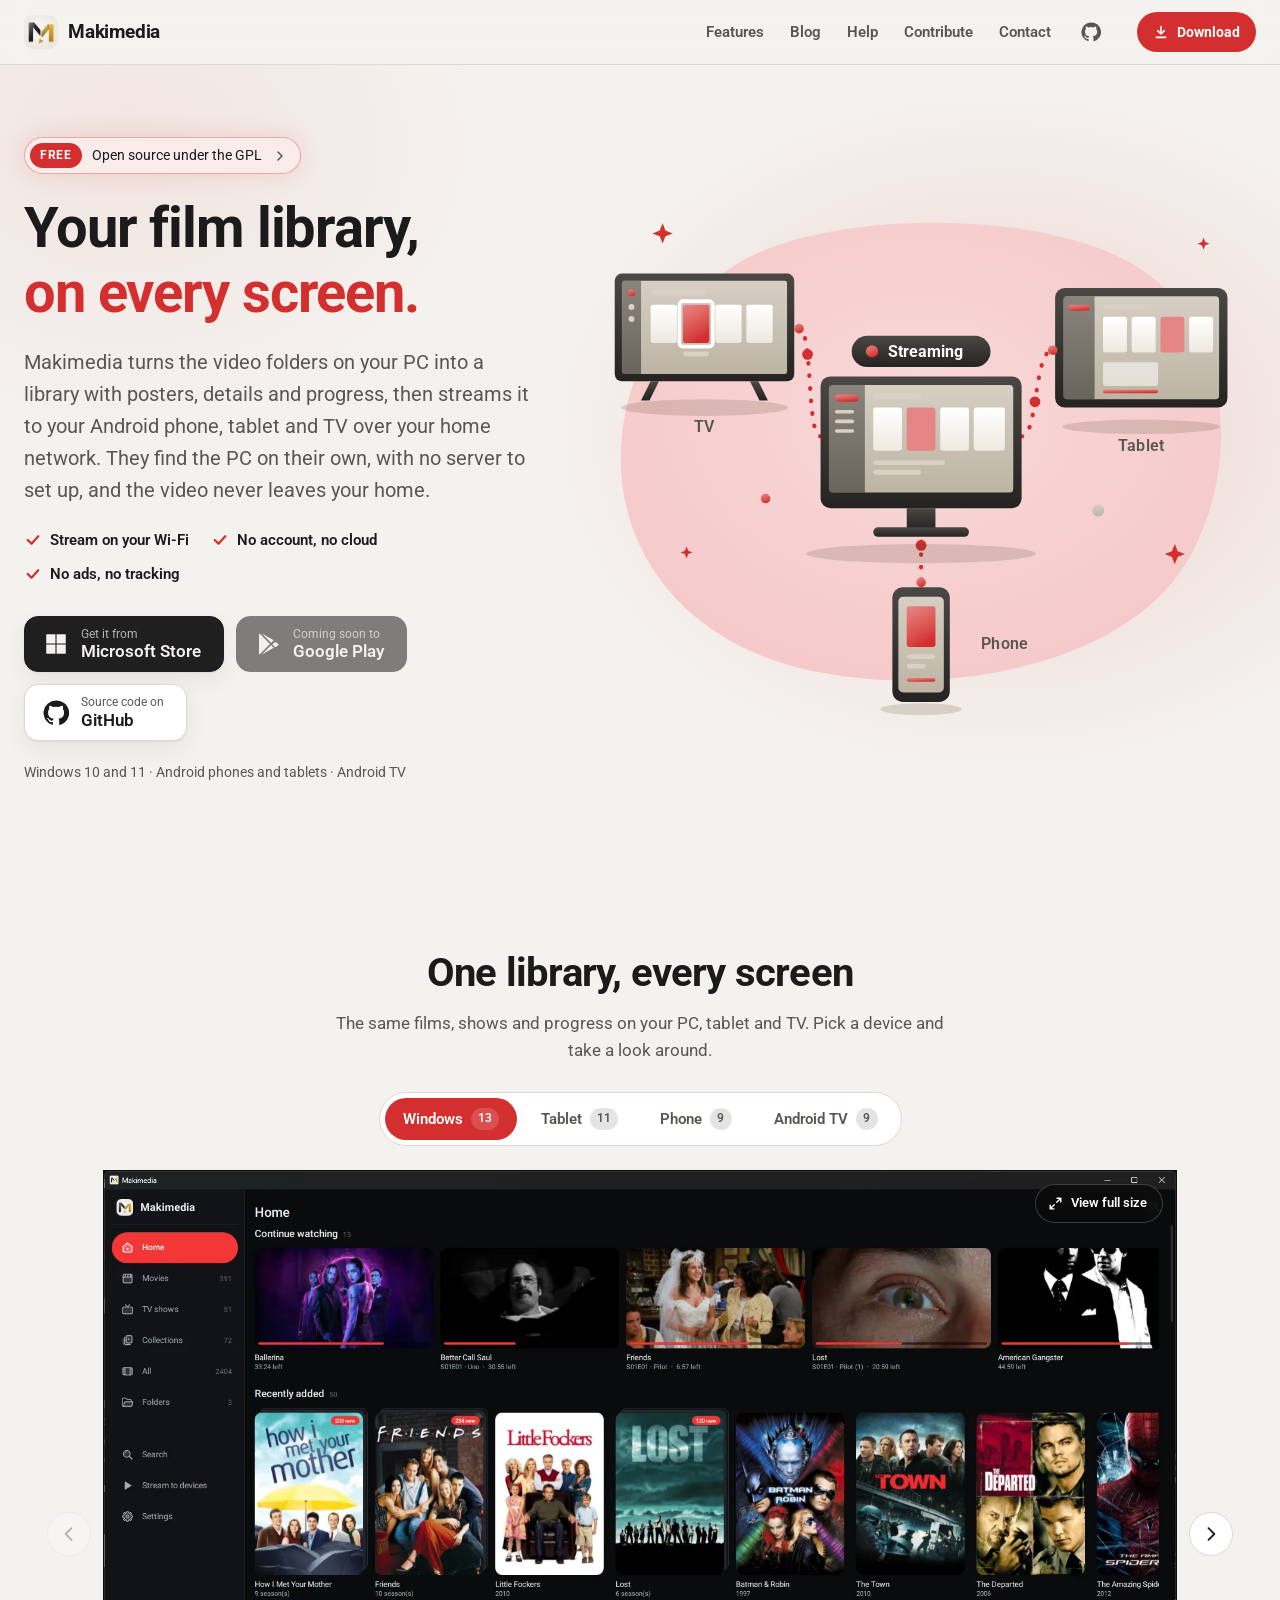
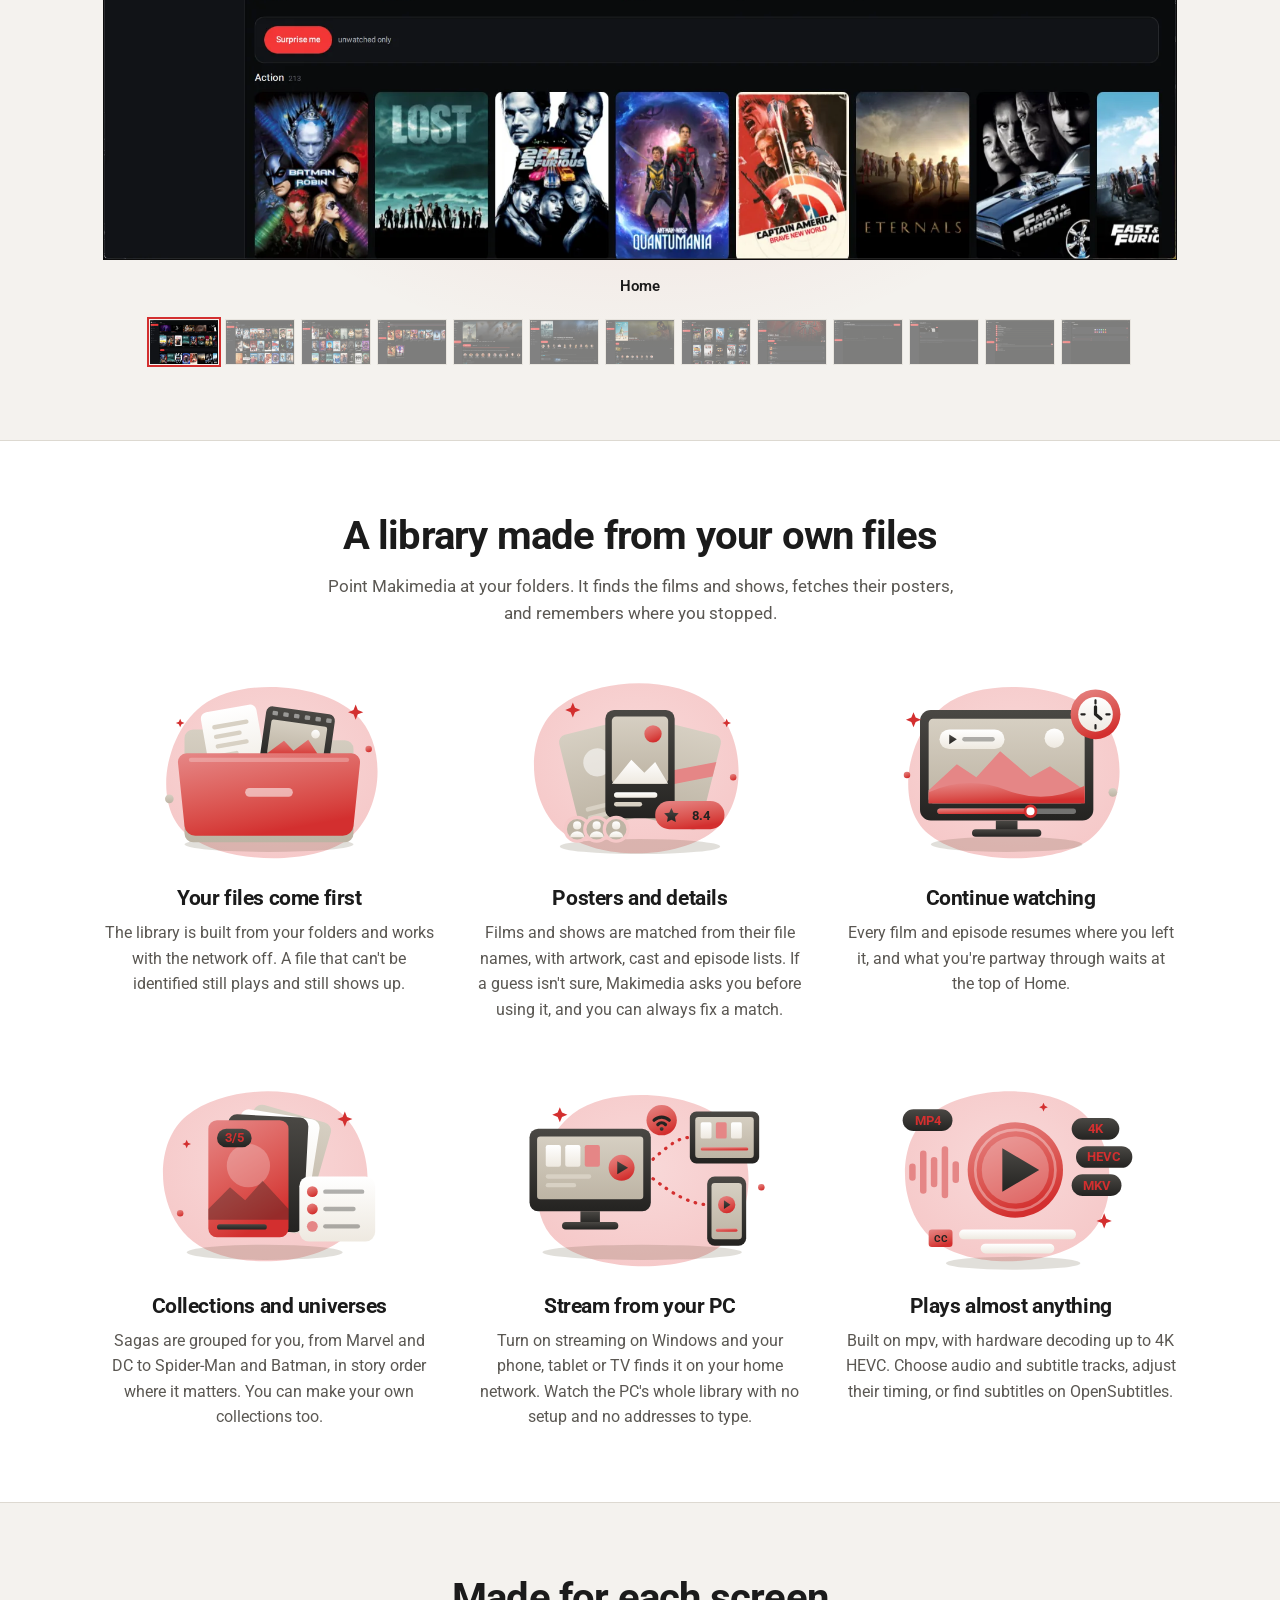
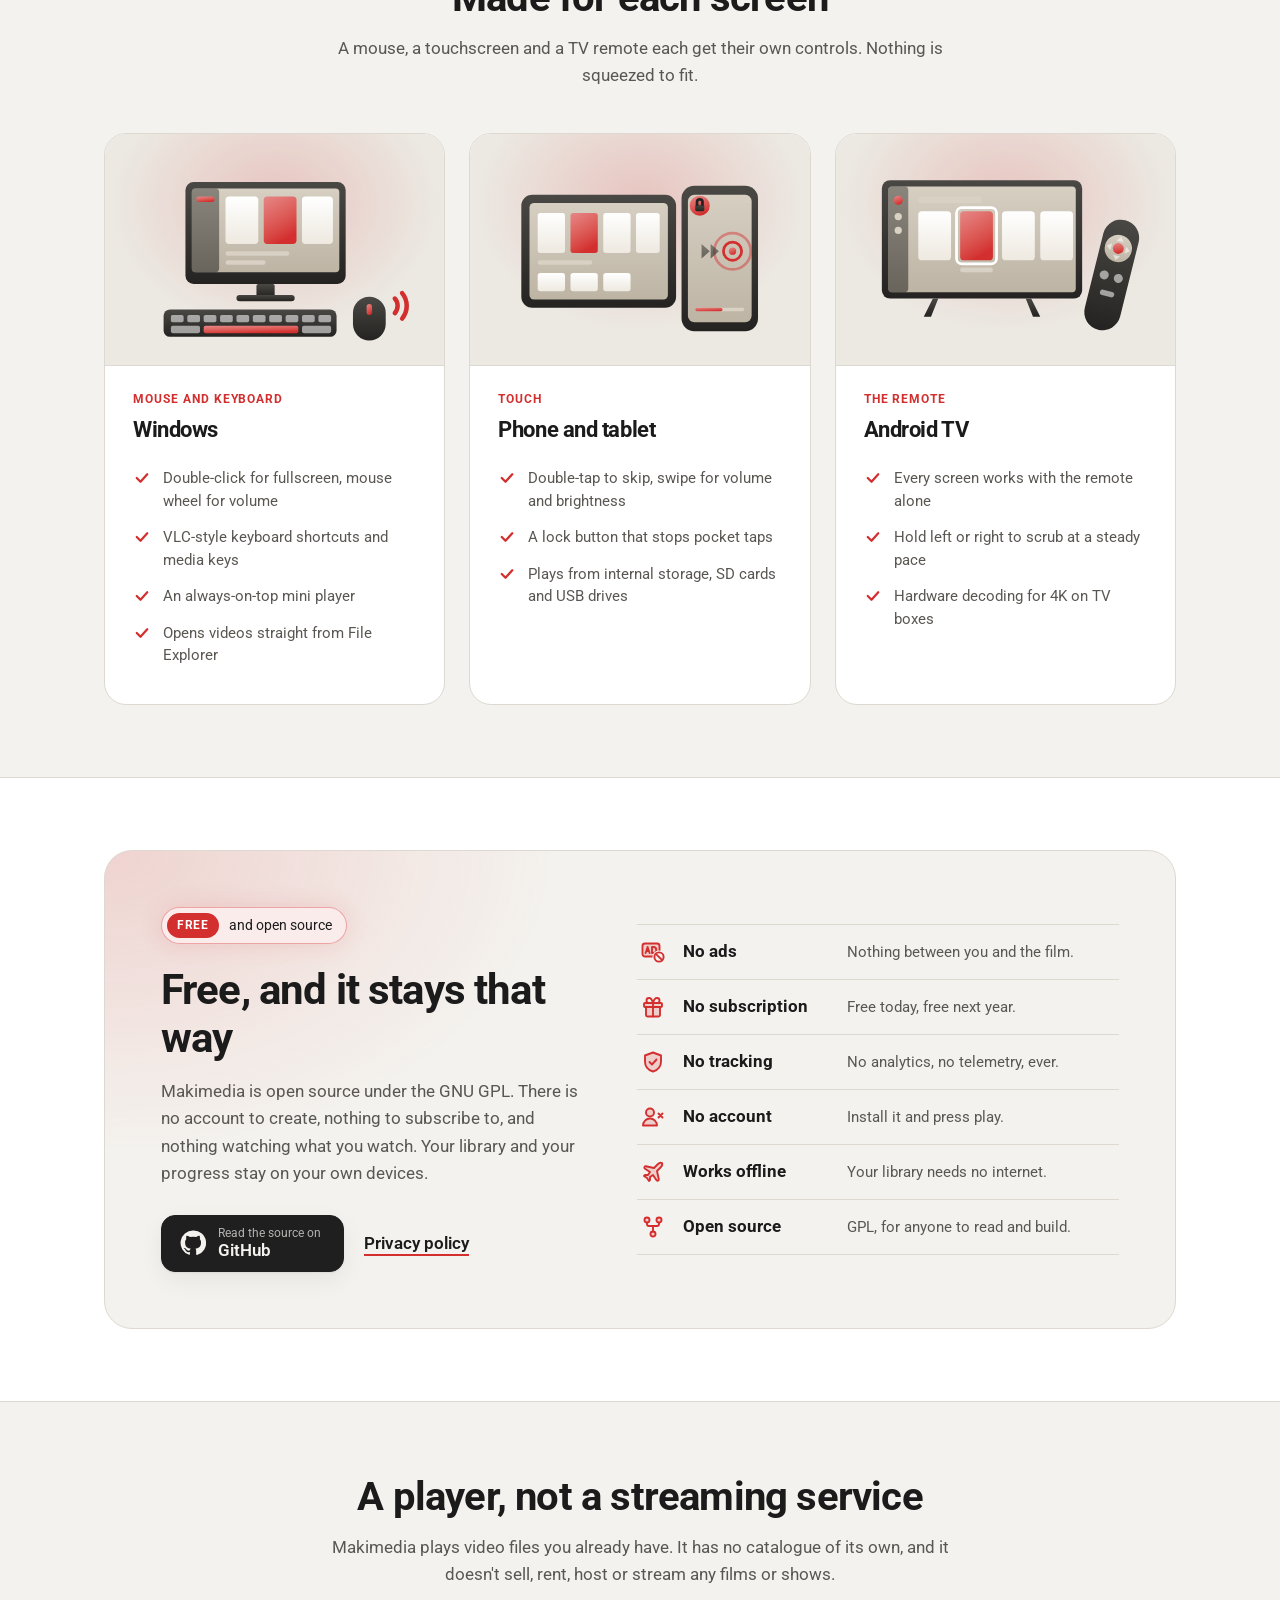
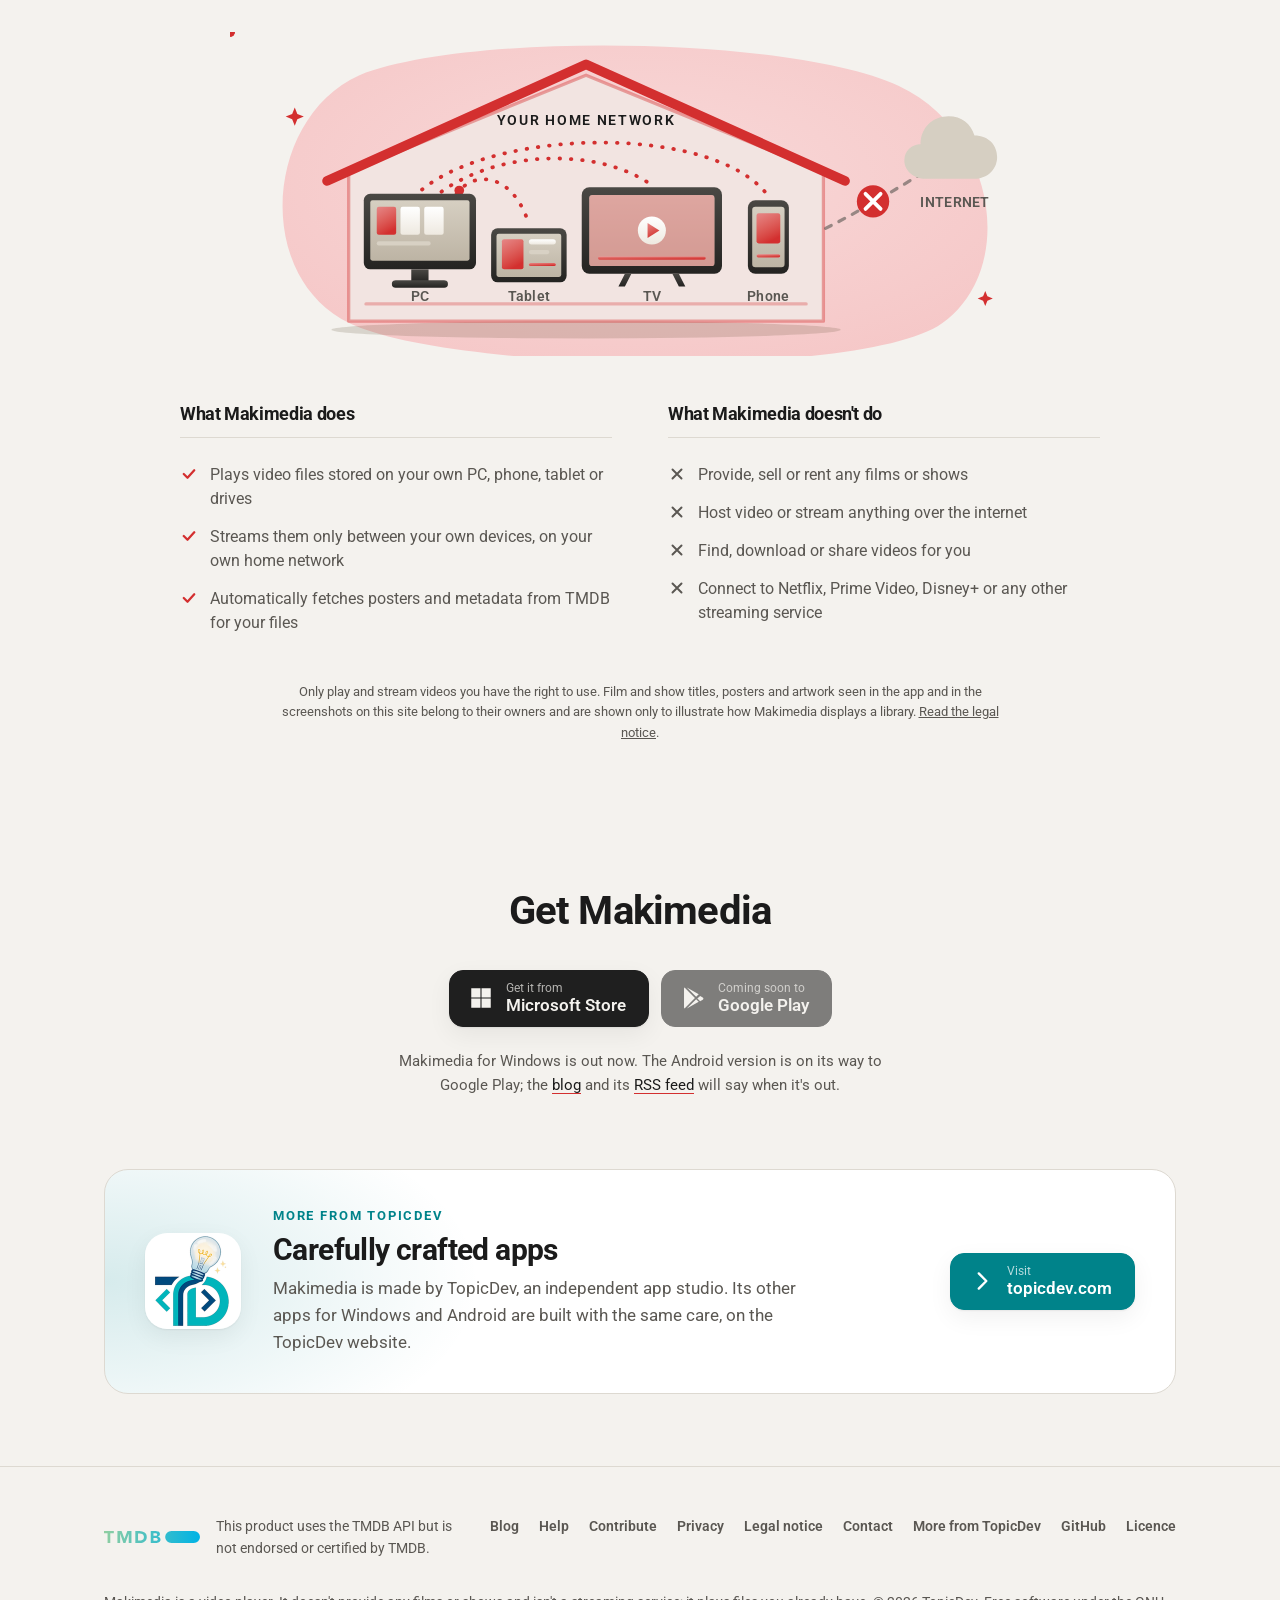
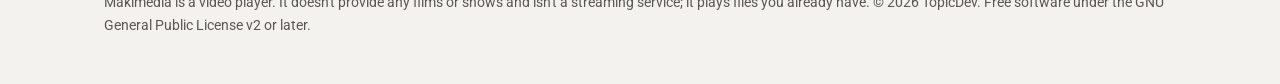
<file: index.html>
<!DOCTYPE html>
<html lang="en">
<head>
  <meta charset="utf-8">
  <meta name="viewport" content="width=device-width, initial-scale=1">
  <title>Makimedia - your films, on every screen</title>
  <meta name="description" content="Makimedia turns the video folders you already have into a library, on Windows, Android phones, tablets and Android TV. Free, open source, no ads, no tracking.">
  <meta name="theme-color" content="#1F1F1F">
  <link rel="canonical" href="https://makimedia.org/">
  <meta property="og:type" content="website">
  <meta property="og:site_name" content="Makimedia">
  <meta property="og:title" content="Makimedia">
  <meta property="og:description" content="Your films, on every screen. A free, open source video player for Windows, Android and Android TV.">
  <meta property="og:url" content="https://makimedia.org/">
  <meta property="og:image" content="https://makimedia.org/assets/share.png">
  <meta property="og:image:width" content="1200">
  <meta property="og:image:height" content="630">
  <meta name="twitter:card" content="summary_large_image">
  <link rel="icon" type="image/png" sizes="32x32" href="assets/favicon-32.png">
  <link rel="apple-touch-icon" href="assets/apple-touch-icon.png">
  <link rel="stylesheet" href="style.css?v=39">
</head>
<body>

<svg class="ill-defs" aria-hidden="true" focusable="false">
  <defs>
    <linearGradient id="ill-accent" x1="0" y1="0" x2="0.4" y2="1">
      <stop offset="0" class="st-accent-hi"/>
      <stop offset="1" class="st-accent"/>
    </linearGradient>
    <linearGradient id="ill-ink" x1="0" y1="0" x2="0" y2="1">
      <stop offset="0" class="st-ink-hi"/>
      <stop offset="1" class="st-ink"/>
    </linearGradient>
    <linearGradient id="ill-mid" x1="0" y1="0" x2="0" y2="1">
      <stop offset="0" class="st-mid"/>
      <stop offset="1" class="st-mid-lo"/>
    </linearGradient>
    <linearGradient id="ill-paper" x1="0" y1="0" x2="0" y2="1">
      <stop offset="0" class="st-paper"/>
      <stop offset="1" class="st-paper-lo"/>
    </linearGradient>
    <radialGradient id="ill-blob" cx="0.5" cy="0.42" r="0.62">
      <stop offset="0" class="st-blob-hi"/>
      <stop offset="1" class="st-blob"/>
    </radialGradient>
  </defs>
</svg>

<header class="site-header">
  <div class="wrap">
    <a class="brand" href="index.html">
      <img src="assets/logo-68.png" width="34" height="34" alt="">
      Makimedia
    </a>
    <nav class="nav" id="site-nav" aria-label="Main">
      <a href="#features">Features</a>
      <a href="blog.html">Blog</a>
      <a href="help.html">Help</a>
      <a href="contribute.html">Contribute</a>
      <a href="contact.html">Contact</a>
      <a class="nav-github" href="https://github.com/Ognjen14/Makimedia" target="_blank" rel="noopener"><span class="ico i-github" aria-hidden="true"></span><span class="nav-github-label">GitHub</span></a>
    </nav>
    <div class="header-actions">
      <a class="nav-cta" href="#download"><span class="ico i-download" aria-hidden="true"></span>Download</a>
      <button class="menu-toggle" type="button" aria-expanded="false" aria-controls="site-nav" aria-label="Open menu"><span class="ico i-menu icon-open" aria-hidden="true"></span><span class="ico i-close icon-close" aria-hidden="true"></span></button>
    </div>
  </div>
</header>

<main>

  <div class="hero">
    <div class="wrap hero-grid">
    <div class="hero-copy">
    <a class="hero-badge" href="https://github.com/Ognjen14/Makimedia" target="_blank" rel="noopener">
      <span class="hero-badge-tag">Free</span>
      <span>Open source under the GPL</span>
      <span class="ico i-chevron-right" aria-hidden="true"></span>
    </a>
    <h1>Your film library,<br><span class="accent">on every screen.</span></h1>
    <p class="lead">Makimedia turns the video folders on your PC into a library with posters, details and progress, then streams it to your Android phone, tablet and TV over your home network. They find the PC on their own, with no server to set up, and the video never leaves your home.</p>

    <ul class="hero-points">
      <li><span class="ico i-check" aria-hidden="true"></span>Stream on your Wi-Fi</li>
      <li><span class="ico i-check" aria-hidden="true"></span>No account, no cloud</li>
      <li><span class="ico i-check" aria-hidden="true"></span>No ads, no tracking</li>
    </ul>

    <div class="buttons">
      <a class="btn primary" href="https://apps.microsoft.com/detail/9p5vgk8g8207" target="_blank" rel="noopener">
        <span class="ico i-microsoft" aria-hidden="true"></span>
        <span><small>Get it from</small><strong>Microsoft Store</strong></span>
      </a>
      <span class="btn primary is-soon" aria-disabled="true">
        <span class="ico i-google-play" aria-hidden="true"></span>
        <span><small>Coming soon to</small><strong>Google Play</strong></span>
      </span>
      <a class="btn" href="https://github.com/Ognjen14/Makimedia" target="_blank" rel="noopener">
        <span class="ico i-github" aria-hidden="true"></span>
        <span><small>Source code on</small><strong>GitHub</strong></span>
      </a>
    </div>
    <p class="meta">Windows 10 and 11 &middot; Android phones and tablets &middot; Android TV</p>
    </div>

    <div class="hero-visual">
      <svg class="art hero-art" viewBox="0 0 560 452" role="img" aria-label="A PC streaming its Makimedia library to a TV, a tablet and a phone">
        <path class="blob" d="M120 60C190 10 380 8 460 58c80 50 90 170 40 250-50 80-190 110-300 90C90 380 20 300 30 200 38 130 70 96 120 60Z"/>

        <path class="flow" d="M196 200C184 200 190 110 178 110"/>
        <path class="flow" d="M364 200C378 200 374 128 390 128"/>
        <path class="flow" d="M280 288V322"/>
        <circle class="mm-packet" r="4.5"><animateMotion dur="1.6s" begin="0s" repeatCount="indefinite" path="M196 200C184 200 190 110 178 110"/></circle>
        <circle class="mm-packet" r="4.5"><animateMotion dur="1.6s" begin="0.55s" repeatCount="indefinite" path="M364 200C378 200 374 128 390 128"/></circle>
        <circle class="mm-packet" r="4.5"><animateMotion dur="1.1s" begin="1.1s" repeatCount="indefinite" path="M280 288V322"/></circle>

        <ellipse class="floor" cx="99" cy="176" rx="70" ry="7"/>
        <rect class="ink" x="24" y="64" width="150" height="90" rx="6"/>
        <rect class="mid" x="30" y="70" width="138" height="78" rx="2"/>
        <rect class="ink" x="30" y="70" width="16" height="78" opacity="0.55"/>
        <circle class="gold" cx="38" cy="80" r="3"/>
        <circle class="line" cx="38" cy="92" r="2.5"/>
        <circle class="line" cx="38" cy="102" r="2.5"/>
        <rect class="line" x="54" y="77" width="46" height="5" rx="2.5"/>
        <rect class="paper" x="54" y="90" width="22" height="32" rx="2"/>
        <rect class="focus mm-scan" x="78" y="87" width="28" height="38" rx="3"/>
        <rect class="gold" x="81" y="90" width="22" height="32" rx="2"/>
        <rect class="paper" x="108" y="90" width="22" height="32" rx="2"/>
        <rect class="paper" x="134" y="90" width="22" height="32" rx="2"/>
        <rect class="line" x="81" y="129" width="22" height="4" rx="2"/>
        <path class="ink" d="M54 154l-8 16h7l8-16zM144 154l8 16h-7l-8-16z"/>
        <text class="cap" x="99" y="196" text-anchor="middle">TV</text>

        <ellipse class="floor" cx="280" cy="298" rx="96" ry="8"/>
        <rect class="ink" x="196" y="150" width="168" height="110" rx="8"/>
        <rect class="mid" x="203" y="157" width="154" height="90" rx="3"/>
        <rect class="ink" x="203" y="157" width="30" height="90" opacity="0.55"/>
        <rect class="gold" x="208" y="165" width="20" height="6" rx="3"/>
        <rect class="line" x="208" y="178" width="16" height="3" rx="1.5"/>
        <rect class="line" x="208" y="186" width="16" height="3" rx="1.5"/>
        <rect class="line" x="208" y="194" width="16" height="3" rx="1.5"/>
        <rect class="line" x="240" y="164" width="40" height="5" rx="2.5"/>
        <rect class="paper" x="240" y="176" width="24" height="36" rx="2"/>
        <rect class="gold-hi" x="268" y="176" width="24" height="36" rx="2"/>
        <rect class="paper" x="296" y="176" width="24" height="36" rx="2"/>
        <rect class="paper" x="324" y="176" width="26" height="36" rx="2"/>
        <rect class="line" x="240" y="220" width="60" height="4" rx="2"/>
        <rect class="line" x="240" y="228" width="40" height="4" rx="2"/>
        <rect class="ink" x="268" y="260" width="24" height="18"/>
        <rect class="ink" x="240" y="276" width="80" height="8" rx="4"/>
        <rect class="ink" x="222" y="116" width="116" height="26" rx="13"/>
        <circle class="pulse-ring" cx="239" cy="129" r="5"/>
        <circle class="gold" cx="239" cy="129" r="5"/>
        <text class="chip-text" x="252" y="133.5">Streaming</text>

        <ellipse class="floor" cx="464" cy="192" rx="66" ry="6"/>
        <rect class="ink" x="392" y="76" width="144" height="100" rx="8"/>
        <rect class="mid" x="399" y="83" width="130" height="86" rx="3"/>
        <rect class="ink" x="399" y="83" width="26" height="86" opacity="0.55"/>
        <rect class="gold" x="403" y="90" width="18" height="5" rx="2.5"/>
        <rect class="line" x="432" y="90" width="36" height="4" rx="2"/>
        <rect class="paper" x="432" y="100" width="20" height="30" rx="2"/>
        <rect class="paper" x="456" y="100" width="20" height="30" rx="2"/>
        <rect class="gold-hi" x="480" y="100" width="20" height="30" rx="2"/>
        <rect class="paper" x="504" y="100" width="20" height="30" rx="2"/>
        <rect class="paper-soft" x="432" y="138" width="46" height="20" rx="2"/>
        <rect class="gold mm-play" x="432" y="161" width="46" height="3" rx="1.5"/>
        <text class="cap" x="464" y="212" text-anchor="middle">Tablet</text>

        <ellipse class="floor" cx="280" cy="428" rx="34" ry="5"/>
        <rect class="ink" x="256" y="326" width="48" height="96" rx="9"/>
        <rect class="mid" x="261" y="334" width="38" height="80" rx="4"/>
        <rect class="gold" x="268" y="342" width="24" height="34" rx="2"/>
        <rect class="line" x="268" y="382" width="24" height="4" rx="2"/>
        <rect class="line" x="268" y="390" width="16" height="4" rx="2"/>
        <rect class="track" x="268" y="402" width="24" height="3" rx="1.5"/>
        <rect class="gold mm-play late" x="268" y="402" width="24" height="3" rx="1.5"/>
        <text class="cap" x="330" y="378">Phone</text>

        <circle class="gold" cx="178" cy="110" r="4"/>
        <circle class="gold" cx="390" cy="128" r="4"/>
        <circle class="gold" cx="280" cy="322" r="4"/>

        <path class="spark" d="M64 22l2.4 6 6 2.4-6 2.4-2.4 6-2.4-6-6-2.4 6-2.4z"/>
        <path class="spark" d="M516 34l1.4 3.6 3.6 1.4-3.6 1.4-1.4 3.6-1.4-3.6-3.6-1.4 3.6-1.4z"/>
        <path class="spark" d="M492 290l2.4 6 6 2.4-6 2.4-2.4 6-2.4-6-6-2.4 6-2.4z"/>
        <path class="spark" d="M84 292l1.4 3.6 3.6 1.4-3.6 1.4-1.4 3.6-1.4-3.6-3.6-1.4 3.6-1.4z"/>
        <circle class="gold" cx="150" cy="252" r="4"/>
        <circle class="mid" cx="428" cy="262" r="5"/>
      </svg>
    </div>
    </div>
  </div>

  <div class="wrap screenshots" id="screenshots">

    <div class="section-head centered">
      <h2>One library, every screen</h2>
      <p>The same films, shows and progress on your PC, tablet and TV. Pick a device and take a look around.</p>
    </div>

    <div class="gallery desktop">
      <h3>Windows</h3>
      <div class="strip">
        <figure class="shot">
          <div class="frame"><img src="assets/windows/home.webp" alt="Makimedia Home on Windows, with Continue watching, Recently added and Action rows"></div>
          <figcaption>Home</figcaption>
        </figure>
        <figure class="shot">
          <div class="frame"><img src="assets/windows/movies.webp" alt="The Movies page, a grid of posters with genre filters" loading="lazy"></div>
          <figcaption>Movies</figcaption>
        </figure>
        <figure class="shot">
          <div class="frame"><img src="assets/windows/tv-shows.webp" alt="The TV shows page, a grid of show posters" loading="lazy"></div>
          <figcaption>TV shows</figcaption>
        </figure>
        <figure class="shot">
          <div class="frame"><img src="assets/windows/search.webp" alt="Searching the library for spider-man, with ten films and two collections found" loading="lazy"></div>
          <figcaption>Search</figcaption>
        </figure>
        <figure class="shot">
          <div class="frame"><img src="assets/windows/film-details.webp?v=3" alt="Film details for F1, resuming at 1:57:01, with cast and crew" loading="lazy"></div>
          <figcaption>Film details</figcaption>
        </figure>
        <figure class="shot">
          <div class="frame"><img src="assets/windows/show-details.webp?v=3" alt="The Haunting of Hill House show page, with cast, seasons and episodes" loading="lazy"></div>
          <figcaption>Show details</figcaption>
        </figure>
        <figure class="shot">
          <div class="frame"><img src="assets/windows/episode-details.webp" alt="A Breaking Bad episode page, with the next episode ready below" loading="lazy"></div>
          <figcaption>Episode details</figcaption>
        </figure>
        <figure class="shot">
          <div class="frame"><img src="assets/windows/collections.webp" alt="The Collections page, with film series shown as stacked posters" loading="lazy"></div>
          <figcaption>Collections</figcaption>
        </figure>
        <figure class="shot">
          <div class="frame"><img src="assets/windows/collection.webp" alt="The Spider-Man universe, nine films grouped by era in story order" loading="lazy"></div>
          <figcaption>Spider-Man in story order</figcaption>
        </figure>
        <figure class="shot">
          <div class="frame"><img src="assets/windows/stream-to-devices.webp" alt="Stream to devices, ready to share this library with a TV, a tablet and a phone" loading="lazy"></div>
          <figcaption>Stream to devices</figcaption>
        </figure>
        <figure class="shot">
          <div class="frame"><img src="assets/windows/streaming.webp" alt="The PC streaming American Gangster to a tablet, with its progress" loading="lazy"></div>
          <figcaption>Streaming to a tablet</figcaption>
        </figure>
        <figure class="shot">
          <div class="frame"><img src="assets/windows/settings.webp" alt="Settings for the library, playback and the app" loading="lazy"></div>
          <figcaption>Settings</figcaption>
        </figure>
        <figure class="shot">
          <div class="frame"><img src="assets/windows/appearance-accent.webp" alt="Appearance settings with a red accent colour and text size" loading="lazy"></div>
          <figcaption>Choose an accent colour</figcaption>
        </figure>      </div>
    </div>

    <div class="gallery tablet">
      <h3>Tablet</h3>
      <div class="strip">
        <figure class="shot">
          <div class="frame"><img src="assets/tablet/connect.webp?v=2" alt="Home on a tablet offering to connect to a Makimedia server that is streaming" loading="lazy"></div>
          <figcaption>Finds your PC on its own</figcaption>
        </figure>
        <figure class="shot">
          <div class="frame"><img src="assets/tablet/home.webp?v=3" alt="Home on a tablet, streaming the PC's library with continue watching and recently added" loading="lazy"></div>
          <figcaption>Your PC's library, on the tablet</figcaption>
        </figure>
        <figure class="shot">
          <div class="frame"><img src="assets/tablet/movies.webp" alt="The Movies page on a tablet, filtered to adventure films" loading="lazy"></div>
          <figcaption>Movies</figcaption>
        </figure>
        <figure class="shot">
          <div class="frame"><img src="assets/tablet/tv-shows.webp" alt="The TV shows page on a tablet" loading="lazy"></div>
          <figcaption>TV shows</figcaption>
        </figure>
        <figure class="shot">
          <div class="frame"><img src="assets/tablet/film-details.webp?v=2" alt="Film details for F1 on a tablet, with cast and crew" loading="lazy"></div>
          <figcaption>Film details</figcaption>
        </figure>
        <figure class="shot">
          <div class="frame"><img src="assets/tablet/show-details.webp?v=2" alt="Breaking Bad show page on a tablet, with cast and crew" loading="lazy"></div>
          <figcaption>Show details</figcaption>
        </figure>
        <figure class="shot">
          <div class="frame"><img src="assets/tablet/episode-details.webp?v=2" alt="A Breaking Bad episode page, with the next episode ready below" loading="lazy"></div>
          <figcaption>Episode details</figcaption>
        </figure>
        <figure class="shot">
          <div class="frame"><img src="assets/tablet/collections.webp?v=2" alt="The Collections page on a tablet" loading="lazy"></div>
          <figcaption>Collections</figcaption>
        </figure>
        <figure class="shot">
          <div class="frame"><img src="assets/tablet/collection.webp?v=2" alt="The Man with No Name trilogy, its three films in order" loading="lazy"></div>
          <figcaption>A trilogy, in order</figcaption>
        </figure>
        <figure class="shot">
          <div class="frame"><img src="assets/tablet/search.webp?v=2" alt="Searching for Batman on a tablet" loading="lazy"></div>
          <figcaption>Search</figcaption>
        </figure>
        <figure class="shot">
          <div class="frame"><img src="assets/tablet/settings.webp?v=2" alt="Settings on a tablet" loading="lazy"></div>
          <figcaption>Settings</figcaption>
        </figure>
      </div>
    </div>

    <div class="gallery phone">
      <h3>Phone</h3>
      <div class="strip">
        <figure class="shot">
          <div class="frame"><img src="assets/phone/home.webp?v=2" alt="Home on a phone, streaming from the PC, with continue watching and recently added" loading="lazy"></div>
          <figcaption>Your PC's library, on the phone</figcaption>
        </figure>
        <figure class="shot">
          <div class="frame"><img src="assets/phone/movies.webp?v=2" alt="Movies on a phone, filtered by comedy" loading="lazy"></div>
          <figcaption>Movies</figcaption>
        </figure>
        <figure class="shot">
          <div class="frame"><img src="assets/phone/tv-shows.webp?v=2" alt="TV shows on a phone" loading="lazy"></div>
          <figcaption>TV shows</figcaption>
        </figure>
        <figure class="shot">
          <div class="frame"><img src="assets/phone/film-details.webp?v=2" alt="Film details on a phone with overview and cast" loading="lazy"></div>
          <figcaption>Film details</figcaption>
        </figure>
        <figure class="shot">
          <div class="frame"><img src="assets/phone/show-details.webp?v=2" alt="Show details on a phone with a continue button and cast" loading="lazy"></div>
          <figcaption>Show details</figcaption>
        </figure>
        <figure class="shot">
          <div class="frame"><img src="assets/phone/episode-details.webp?v=2" alt="Episode details on a phone with the next episode" loading="lazy"></div>
          <figcaption>Episode details</figcaption>
        </figure>
        <figure class="shot">
          <div class="frame"><img src="assets/phone/collections.webp?v=2" alt="Collections on a phone with progress on each series" loading="lazy"></div>
          <figcaption>Collections</figcaption>
        </figure>
        <figure class="shot">
          <div class="frame"><img src="assets/phone/collection.webp?v=2" alt="A film collection on a phone with its films in order" loading="lazy"></div>
          <figcaption>A collection, in order</figcaption>
        </figure>
        <figure class="shot">
          <div class="frame"><img src="assets/phone/universe.webp?v=2" alt="A film universe on a phone with release and story order" loading="lazy"></div>
          <figcaption>Release or story order</figcaption>
        </figure>
      </div>
    </div>

    <div class="gallery tv">
      <h3>Android TV</h3>
      <div class="strip">
        <figure class="shot">
          <div class="frame"><img src="assets/tv/home.webp" alt="Makimedia Home on Android TV, streaming from a PC" loading="lazy"></div>
          <figcaption>Home</figcaption>
        </figure>
        <figure class="shot">
          <div class="frame"><img src="assets/tv/movies.webp" alt="The Movies page on a TV, with genre filters" loading="lazy"></div>
          <figcaption>Movies</figcaption>
        </figure>
        <figure class="shot">
          <div class="frame"><img src="assets/tv/tv-shows.webp" alt="The TV shows page on a TV" loading="lazy"></div>
          <figcaption>TV shows</figcaption>
        </figure>
        <figure class="shot">
          <div class="frame"><img src="assets/tv/film-details.webp" alt="Film details for F1 on a TV, with cast and crew" loading="lazy"></div>
          <figcaption>Film details</figcaption>
        </figure>
        <figure class="shot">
          <div class="frame"><img src="assets/tv/show-details.webp" alt="Better Call Saul on a TV, with seasons and episodes" loading="lazy"></div>
          <figcaption>Show details</figcaption>
        </figure>
        <figure class="shot">
          <div class="frame"><img src="assets/tv/episode-details.webp" alt="An episode page on a TV, with the resume point and the next episode" loading="lazy"></div>
          <figcaption>Episode details</figcaption>
        </figure>
        <figure class="shot">
          <div class="frame"><img src="assets/tv/collections.webp" alt="The Collections page on a TV" loading="lazy"></div>
          <figcaption>Collections</figcaption>
        </figure>
        <figure class="shot">
          <div class="frame"><img src="assets/tv/collection.webp" alt="The Middle-earth universe on a TV, with release and story order" loading="lazy"></div>
          <figcaption>Middle-earth, in order</figcaption>
        </figure>
        <figure class="shot">
          <div class="frame"><img src="assets/tv/settings.webp" alt="Settings on a TV" loading="lazy"></div>
          <figcaption>Settings</figcaption>
        </figure>
      </div>
    </div>

  </div>

  <section id="features" class="alt">
    <div class="wrap">
      <div class="section-head centered">
        <h2>A library made from your own files</h2>
        <p>Point Makimedia at your folders. It finds the films and shows, fetches their posters, and remembers where you stopped.</p>
      </div>
      <div class="features">

        <article class="feature">
          <svg class="art" viewBox="0 0 240 180" aria-hidden="true">
            <path class="blob" d="M58 32C92 6 168 10 200 40c30 28 26 90-8 116-34 24-112 22-146-4C12 128 22 60 58 32Z"/>
            <ellipse class="floor" cx="120" cy="160" rx="78" ry="7"/>
            <path class="mid" d="M42 62a8 8 0 0 1 8-8h38l10 10h92a8 8 0 0 1 8 8v78a8 8 0 0 1-8 8H50a8 8 0 0 1-8-8Z"/>
            <g transform="rotate(-10 88 70)">
              <g class="mm-lift">
                <rect class="paper" x="62" y="34" width="52" height="70" rx="6"/>
                <rect class="line" x="71" y="47" width="34" height="4" rx="2"/>
                <rect class="line" x="71" y="56" width="26" height="4" rx="2"/>
                <rect class="line" x="71" y="65" width="31" height="4" rx="2"/>
                <rect class="line" x="71" y="74" width="20" height="4" rx="2"/>
              </g>
            </g>
            <g transform="rotate(8 146 64)">
              <g class="mm-lift late">
              <rect class="ink" x="114" y="36" width="64" height="56" rx="6"/>
              <rect class="hole" x="120" y="40" width="5" height="4" rx="1"/>
              <rect class="hole" x="130" y="40" width="5" height="4" rx="1"/>
              <rect class="hole" x="140" y="40" width="5" height="4" rx="1"/>
              <rect class="hole" x="150" y="40" width="5" height="4" rx="1"/>
              <rect class="hole" x="160" y="40" width="5" height="4" rx="1"/>
              <rect class="hole" x="170" y="40" width="5" height="4" rx="1"/>
              <rect class="hole" x="120" y="84" width="5" height="4" rx="1"/>
              <rect class="hole" x="130" y="84" width="5" height="4" rx="1"/>
              <rect class="hole" x="140" y="84" width="5" height="4" rx="1"/>
              <rect class="hole" x="150" y="84" width="5" height="4" rx="1"/>
              <rect class="hole" x="160" y="84" width="5" height="4" rx="1"/>
              <rect class="hole" x="170" y="84" width="5" height="4" rx="1"/>
              <rect class="mid" x="120" y="48" width="52" height="32" rx="2"/>
              <circle class="paper" cx="162" cy="56" r="4"/>
              <path class="gold" d="M120 80l14-14 10 8 12-12 16 18Z"/>
              </g>
            </g>
            <path class="gold" d="M44 76h152a8 8 0 0 1 8 9l-6 58a10 10 0 0 1-10 9H52a10 10 0 0 1-10-9l-6-58a8 8 0 0 1 8-9Z"/>
            <rect class="shine" x="46" y="80" width="148" height="4" rx="2"/>
            <rect class="paper-soft" x="98" y="108" width="44" height="8" rx="4"/>
            <path class="spark" d="M200 31l2 5 5 2-5 2-2 5-2-5-5-2 5-2z"/>
            <path class="spark" d="M38 44l1.2 2.8 2.8 1.2-2.8 1.2-1.2 2.8-1.2-2.8-2.8-1.2 2.8-1.2z"/>
            <circle class="gold" cx="212" cy="72" r="3"/>
            <circle class="mid" cx="28" cy="118" r="4"/>
          </svg>
          <h3>Your files come first</h3>
          <p>The library is built from your folders and works with the network off. A file that can't be identified still plays and still shows up.</p>
        </article>

        <article class="feature">
          <svg class="art" viewBox="0 0 240 180" aria-hidden="true">
            <path class="blob" d="M182 28c-34-24-104-22-138 6C12 60 16 124 50 150c34 26 108 24 140-4 32-28 26-94-8-118Z"/>
            <ellipse class="floor" cx="120" cy="162" rx="74" ry="7"/>
            <g transform="rotate(-14 84 98)">
              <rect class="mid" x="54" y="52" width="60" height="90" rx="7"/>
              <circle class="paper-soft" cx="84" cy="84" r="13"/>
              <rect class="line" x="63" y="122" width="42" height="4" rx="2"/>
              <rect class="line" x="63" y="130" width="28" height="4" rx="2"/>
            </g>
            <g transform="rotate(14 156 98)">
              <rect class="mid" x="126" y="52" width="60" height="90" rx="7"/>
              <path class="gold-hi" d="M126 104l60-28v14l-60 28Z"/>
              <rect class="line" x="135" y="122" width="42" height="4" rx="2"/>
              <rect class="line" x="135" y="130" width="28" height="4" rx="2"/>
            </g>
            <rect class="ink" x="88" y="36" width="64" height="100" rx="8"/>
            <rect class="mid" x="94" y="42" width="52" height="62" rx="4"/>
            <circle class="gold" cx="132" cy="58" r="8"/>
            <path class="paper" d="M94 104l18-22 12 12 10-10 12 20Z"/>
            <rect class="paper" x="96" y="112" width="40" height="5" rx="2.5"/>
            <rect class="line" x="96" y="121" width="26" height="4" rx="2"/>
            <rect class="gold" x="134" y="120" width="64" height="26" rx="13"/>
            <path class="ink mm-twinkle" d="M149 126.5l2 4.3 4.7.6-3.4 3.3.8 4.7-4.1-2.2-4.1 2.2.8-4.7-3.4-3.3 4.7-.6Z"/>
            <text class="label-ink" x="176" y="137.5" text-anchor="middle">8.4</text>
            <circle class="avatar" cx="62" cy="146" r="11"/>
            <circle class="paper" cx="62" cy="142.5" r="3.8"/>
            <path class="paper" d="M55.5 153.5a6.5 5.5 0 0 1 13 0Z"/>
            <circle class="avatar" cx="80" cy="146" r="11"/>
            <circle class="paper" cx="80" cy="142.5" r="3.8"/>
            <path class="paper" d="M73.5 153.5a6.5 5.5 0 0 1 13 0Z"/>
            <circle class="avatar" cx="98" cy="146" r="11"/>
            <circle class="paper" cx="98" cy="142.5" r="3.8"/>
            <path class="paper" d="M91.5 153.5a6.5 5.5 0 0 1 13 0Z"/>
            <path class="spark" d="M58 29l2 5 5 2-5 2-2 5-2-5-5-2 5-2z"/>
            <path class="spark" d="M200 44l1.2 2.8 2.8 1.2-2.8 1.2-1.2 2.8-1.2-2.8-2.8-1.2 2.8-1.2z"/>
            <circle class="gold" cx="206" cy="98" r="3"/>
          </svg>
          <h3>Posters and details</h3>
          <p>Films and shows are matched from their file names, with artwork, cast and episode lists. If a guess isn't sure, Makimedia asks you before using it, and you can always fix a match.</p>
        </article>

        <article class="feature">
          <svg class="art" viewBox="0 0 240 180" aria-hidden="true">
            <path class="blob" d="M58 32C92 6 168 10 200 40c30 28 26 90-8 116-34 24-112 22-146-4C12 128 22 60 58 32Z"/>
            <ellipse class="floor" cx="116" cy="160" rx="70" ry="7"/>
            <rect class="ink" x="36" y="36" width="160" height="102" rx="10"/>
            <rect class="mid" x="44" y="44" width="144" height="78" rx="4"/>
            <circle class="paper" cx="160" cy="62" r="9"/>
            <path class="gold-hi" d="M44 110l26-24 18 12 22-24 28 24 18-10 32 22v12H44Z"/>
            <path class="gold" d="M44 122v-10q36-16 72-2t72-4v16Z"/>
            <rect class="paper" x="54" y="54" width="60" height="18" rx="9"/>
            <path class="ink" d="M63 58.5v9l7-4.5Z"/>
            <rect class="ink-soft" x="75" y="61" width="30" height="4" rx="2"/>
            <rect class="track" x="52" y="127" width="128" height="5" rx="2.5"/>
            <rect class="gold mm-resume" x="52" y="127" width="86" height="5" rx="2.5"/>
            <circle class="knob mm-knob" cx="138" cy="129.5" r="5"/>
            <rect class="ink" x="106" y="138" width="20" height="10"/>
            <rect class="ink" x="84" y="146" width="64" height="7" rx="3.5"/>
            <circle class="gold" cx="198" cy="40" r="23"/>
            <circle class="paper" cx="198" cy="40" r="16"/>
            <path class="tick" d="M198 27v3M198 50v3M185 40h3M208 40h3"/>
            <path class="hand mm-clock" d="M198 33v7l5 4"/>
            <path class="spark" d="M30 38l2 5 5 2-5 2-2 5-2-5-5-2 5-2z"/>
            <circle class="mid" cx="214" cy="112" r="4"/>
            <circle class="gold" cx="24" cy="96" r="3"/>
          </svg>
          <h3>Continue watching</h3>
          <p>Every film and episode resumes where you left it, and what you're partway through waits at the top of Home.</p>
        </article>

        <article class="feature">
          <svg class="art" viewBox="0 0 240 180" aria-hidden="true">
            <path class="blob" d="M182 28c-34-24-104-22-138 6C12 60 16 124 50 150c34 26 108 24 140-4 32-28 26-94-8-118Z"/>
            <ellipse class="floor" cx="116" cy="160" rx="72" ry="7"/>
            <rect class="mid" x="92" y="30" width="74" height="106" rx="8" transform="rotate(16 129 83)"/>
            <rect class="paper" x="86" y="32" width="74" height="106" rx="8" transform="rotate(9 123 85)"/>
            <rect class="ink" x="80" y="34" width="74" height="106" rx="8" transform="rotate(3 117 87)"/>
            <rect class="gold mm-front" x="64" y="38" width="74" height="108" rx="8"/>
            <circle class="shine" cx="101" cy="80" r="20"/>
            <path class="ink-soft" d="M64 120l20-20 14 12 16-18 24 26v10H64Z"/>
            <rect class="ink" x="72" y="46" width="32" height="17" rx="8.5"/>
            <text class="label" x="88" y="58.5" text-anchor="middle">3/5</text>
            <rect class="ink" x="72" y="134" width="46" height="5" rx="2.5"/>
            <rect class="paper" x="148" y="90" width="70" height="60" rx="9"/>
            <g class="mm-item" style="--n: 0"><circle class="gold" cx="160" cy="104" r="5"/><rect class="ink-soft" x="170" y="102" width="38" height="4" rx="2"/></g>
            <g class="mm-item" style="--n: 1"><circle class="gold" cx="160" cy="120" r="5"/><rect class="ink-soft" x="170" y="118" width="30" height="4" rx="2"/></g>
            <g class="mm-item" style="--n: 2"><circle class="gold-hi" cx="160" cy="136" r="5"/><rect class="ink-soft" x="170" y="134" width="34" height="4" rx="2"/></g>
            <path class="spark" d="M190 30l2 5 5 2-5 2-2 5-2-5-5-2 5-2z"/>
            <path class="spark" d="M44 56l1.2 2.8 2.8 1.2-2.8 1.2-1.2 2.8-1.2-2.8-2.8-1.2 2.8-1.2z"/>
            <circle class="gold" cx="38" cy="124" r="3"/>
          </svg>
          <h3>Collections and universes</h3>
          <p>Sagas are grouped for you, from Marvel and DC to Spider-Man and Batman, in story order where it matters. You can make your own collections too.</p>
        </article>

        <article class="feature">
          <svg class="art" viewBox="0 0 240 180" aria-hidden="true">
            <path class="blob" d="M58 32C92 6 168 10 200 40c30 28 26 90-8 116-34 24-112 22-146-4C12 128 22 60 58 32Z"/>
            <ellipse class="floor" cx="122" cy="160" rx="92" ry="7"/>
            <path class="link" d="M132 74c16-14 24-20 34-20"/>
            <path class="link" d="M132 92c18 14 32 22 48 24"/>
            <rect class="ink" x="18" y="46" width="112" height="76" rx="8"/>
            <rect class="mid" x="25" y="53" width="98" height="58" rx="3"/>
            <rect class="paper" x="33" y="61" width="14" height="20" rx="2"/>
            <rect class="paper" x="51" y="61" width="14" height="20" rx="2"/>
            <rect class="gold-hi" x="69" y="61" width="14" height="20" rx="2"/>
            <rect class="line" x="33" y="88" width="42" height="4" rx="2"/>
            <rect class="line" x="33" y="96" width="28" height="4" rx="2"/>
            <circle class="gold" cx="103" cy="82" r="12"/>
            <path class="ink" d="M99 76v12l10-6Z"/>
            <rect class="ink" x="65" y="122" width="18" height="12"/>
            <rect class="ink" x="48" y="132" width="52" height="7" rx="3.5"/>
            <circle class="gold" cx="140" cy="38" r="14"/>
            <path class="hand mm-wifi" d="M133 38a10 10 0 0 1 14 0M136.5 42a5 5 0 0 1 7 0"/>
            <circle class="ink" cx="140" cy="46" r="1.8"/>
            <rect class="ink" x="166" y="30" width="64" height="48" rx="6"/>
            <rect class="mid" x="171" y="35" width="54" height="38" rx="3"/>
            <rect class="paper" x="176" y="40" width="10" height="15" rx="1.5"/>
            <rect class="gold-hi" x="190" y="40" width="10" height="15" rx="1.5"/>
            <rect class="paper" x="204" y="40" width="10" height="15" rx="1.5"/>
            <rect class="track" x="176" y="63" width="44" height="3" rx="1.5"/>
            <rect class="gold mm-play" x="176" y="63" width="44" height="3" rx="1.5"/>
            <rect class="ink" x="182" y="90" width="36" height="64" rx="7"/>
            <rect class="mid" x="186" y="96" width="28" height="52" rx="3"/>
            <circle class="gold" cx="200" cy="116" r="8"/>
            <path class="ink" d="M197.5 112v8l6-4Z"/>
            <rect class="track" x="190" y="138" width="20" height="3" rx="1.5"/>
            <rect class="gold mm-play late" x="190" y="138" width="20" height="3" rx="1.5"/>
            <path class="spark" d="M46 26l2 5 5 2-5 2-2 5-2-5-5-2 5-2z"/>
            <circle class="gold" cx="232" cy="100" r="3"/>
          </svg>
          <h3>Stream from your PC</h3>
          <p>Turn on streaming on Windows and your phone, tablet or TV finds it on your home network. Watch the PC's whole library with no setup and no addresses to type.</p>
        </article>

        <article class="feature">
          <svg class="art" viewBox="0 0 240 180" aria-hidden="true">
            <path class="blob" d="M182 28c-34-24-104-22-138 6C12 60 16 124 50 150c34 26 108 24 140-4 32-28 26-94-8-118Z"/>
            <ellipse class="floor" cx="122" cy="170" rx="62" ry="6"/>
            <rect class="gold-hi mm-eq" style="--n: 0" x="26" y="78" width="6" height="16" rx="3"/>
            <rect class="gold-hi mm-eq" style="--n: 1" x="36" y="66" width="6" height="40" rx="3"/>
            <rect class="gold-hi mm-eq" style="--n: 2" x="46" y="72" width="6" height="28" rx="3"/>
            <rect class="gold-hi mm-eq" style="--n: 3" x="56" y="62" width="6" height="48" rx="3"/>
            <rect class="gold-hi mm-eq" style="--n: 4" x="66" y="76" width="6" height="20" rx="3"/>
            <circle class="gold" cx="124" cy="84" r="44"/>
            <circle class="shine" cx="124" cy="84" r="31"/>
            <circle class="ring" cx="124" cy="84" r="37"/>
            <path class="ink" d="M112 64v40l34-20Z"/>
            <g class="mm-chip" style="--d: 0s"><rect class="ink" x="20" y="28" width="46" height="20" rx="10"/><text class="label" x="43" y="42" text-anchor="middle">MP4</text></g>
            <g class="mm-chip" style="--d: -0.8s"><rect class="ink" x="176" y="36" width="44" height="20" rx="10"/><text class="label" x="198" y="50" text-anchor="middle">4K</text></g>
            <g class="mm-chip" style="--d: -1.6s"><rect class="ink" x="180" y="62" width="52" height="20" rx="10"/><text class="label" x="206" y="76" text-anchor="middle">HEVC</text></g>
            <g class="mm-chip" style="--d: -2.4s"><rect class="ink" x="176" y="88" width="46" height="20" rx="10"/><text class="label" x="199" y="102" text-anchor="middle">MKV</text></g>
            <rect class="gold" x="44" y="139" width="22" height="16" rx="3"/>
            <text class="label-ink small" x="55" y="150.5" text-anchor="middle">CC</text>
            <rect class="paper" x="72" y="139" width="108" height="9" rx="4.5"/>
            <rect class="paper" x="92" y="152" width="68" height="9" rx="4.5"/>
            <path class="spark" d="M206 124l2 5 5 2-5 2-2 5-2-5-5-2 5-2z"/>
            <path class="spark" d="M150 22l1.2 2.8 2.8 1.2-2.8 1.2-1.2 2.8-1.2-2.8-2.8-1.2 2.8-1.2z"/>
          </svg>
          <h3>Plays almost anything</h3>
          <p>Built on mpv, with hardware decoding up to 4K HEVC. Choose audio and subtitle tracks, adjust their timing, or find subtitles on OpenSubtitles.</p>
        </article>

      </div>
    </div>
  </section>

  <section id="devices" class="devices">
    <div class="wrap">
      <div class="section-head centered">
        <h2>Made for each screen</h2>
        <p>A mouse, a touchscreen and a TV remote each get their own controls. Nothing is squeezed to fit.</p>
      </div>
      <div class="device-grid">

        <article class="device">
          <div class="device-art">
            <svg class="art" viewBox="0 0 320 200" aria-hidden="true">
              <rect class="ink" x="62" y="22" width="176" height="112" rx="9"/>
              <rect class="mid" x="69" y="29" width="162" height="92" rx="4"/>
              <rect class="ink" x="69" y="29" width="30" height="92" rx="4" opacity="0.55"/>
              <rect class="gold" x="74" y="38" width="20" height="6" rx="3"/>
              <rect class="paper" x="106" y="38" width="36" height="52" rx="4"/>
              <rect class="gold" x="148" y="38" width="36" height="52" rx="4"/>
              <rect class="paper" x="190" y="38" width="34" height="52" rx="4"/>
              <rect class="line" x="106" y="98" width="70" height="5" rx="2.5"/>
              <rect class="line" x="106" y="108" width="44" height="5" rx="2.5"/>
              <rect class="ink" x="140" y="134" width="20" height="14" rx="2"/>
              <rect class="ink" x="118" y="146" width="64" height="7" rx="3.5"/>
              <rect class="ink" x="38" y="162" width="190" height="30" rx="7"/>
              <rect class="key" x="46" y="168" width="14" height="8" rx="2"/>
              <rect class="key" x="64" y="168" width="14" height="8" rx="2"/>
              <rect class="key" x="82" y="168" width="14" height="8" rx="2"/>
              <rect class="key" x="100" y="168" width="14" height="8" rx="2"/>
              <rect class="key" x="118" y="168" width="14" height="8" rx="2"/>
              <rect class="key" x="136" y="168" width="14" height="8" rx="2"/>
              <rect class="key" x="154" y="168" width="14" height="8" rx="2"/>
              <rect class="key" x="172" y="168" width="14" height="8" rx="2"/>
              <rect class="key" x="190" y="168" width="14" height="8" rx="2"/>
              <rect class="key" x="208" y="168" width="14" height="8" rx="2"/>
              <rect class="key" x="46" y="180" width="32" height="8" rx="2"/>
              <rect class="gold" x="82" y="180" width="104" height="8" rx="2"/>
              <rect class="key" x="190" y="180" width="32" height="8" rx="2"/>
              <rect class="ink" x="246" y="148" width="36" height="48" rx="18"/>
              <rect class="gold" x="261" y="156" width="6" height="12" rx="3"/>
              <path class="wave" d="M292 150a12 12 0 0 1 0 16M300 144a22 22 0 0 1 0 28"/>
            </svg>
          </div>
          <div class="device-body">
            <p class="input-tag">Mouse and keyboard</p>
            <h3>Windows</h3>
            <ul class="ticks">
              <li><span class="ico i-check" aria-hidden="true"></span>Double-click for fullscreen, mouse wheel for volume</li>
              <li><span class="ico i-check" aria-hidden="true"></span>VLC-style keyboard shortcuts and media keys</li>
              <li><span class="ico i-check" aria-hidden="true"></span>An always-on-top mini player</li>
              <li><span class="ico i-check" aria-hidden="true"></span>Opens videos straight from File Explorer</li>
            </ul>
          </div>
        </article>

        <article class="device">
          <div class="device-art">
            <svg class="art" viewBox="0 0 320 200" aria-hidden="true">
              <rect class="ink" x="30" y="36" width="170" height="124" rx="12"/>
              <rect class="mid" x="39" y="45" width="152" height="106" rx="5"/>
              <rect class="paper" x="48" y="56" width="30" height="44" rx="3"/>
              <rect class="gold" x="84" y="56" width="30" height="44" rx="3"/>
              <rect class="paper" x="120" y="56" width="30" height="44" rx="3"/>
              <rect class="paper" x="156" y="56" width="26" height="44" rx="3"/>
              <rect class="line" x="48" y="108" width="60" height="5" rx="2.5"/>
              <rect class="paper" x="48" y="122" width="30" height="20" rx="3"/>
              <rect class="paper" x="84" y="122" width="30" height="20" rx="3"/>
              <rect class="paper" x="120" y="122" width="30" height="20" rx="3"/>
              <rect class="ink" x="206" y="26" width="84" height="160" rx="14"/>
              <rect class="mid" x="213" y="36" width="70" height="140" rx="7"/>
              <circle class="ripple" cx="262" cy="98" r="10"/>
              <circle class="ripple faint" cx="262" cy="98" r="20"/>
              <circle class="gold" cx="262" cy="98" r="4"/>
              <path class="ink" d="M228 90l9 8-9 8zM238 90l9 8-9 8z" opacity="0.6"/>
              <rect class="line" x="221" y="160" width="54" height="4" rx="2"/>
              <rect class="gold" x="221" y="160" width="30" height="4" rx="2"/>
              <circle class="gold" cx="226" cy="48" r="11"/>
              <rect class="ink" x="221" y="47" width="10" height="7" rx="1.5"/>
              <path class="hand" d="M223 47v-3a3 3 0 0 1 6 0v3"/>
            </svg>
          </div>
          <div class="device-body">
            <p class="input-tag">Touch</p>
            <h3>Phone and tablet</h3>
            <ul class="ticks">
              <li><span class="ico i-check" aria-hidden="true"></span>Double-tap to skip, swipe for volume and brightness</li>
              <li><span class="ico i-check" aria-hidden="true"></span>A lock button that stops pocket taps</li>
              <li><span class="ico i-check" aria-hidden="true"></span>Plays from internal storage, SD cards and USB drives</li>
            </ul>
          </div>
        </article>

        <article class="device">
          <div class="device-art">
            <svg class="art" viewBox="0 0 320 200" aria-hidden="true">
              <rect class="ink" x="24" y="20" width="220" height="130" rx="9"/>
              <rect class="mid" x="31" y="27" width="206" height="116" rx="4"/>
              <rect class="ink" x="31" y="27" width="22" height="116" rx="4" opacity="0.55"/>
              <circle class="gold" cx="42" cy="42" r="5"/>
              <circle class="line" cx="42" cy="60" r="4"/>
              <circle class="line" cx="42" cy="75" r="4"/>
              <rect class="line" x="64" y="38" width="70" height="7" rx="3.5"/>
              <rect class="paper" x="64" y="54" width="36" height="54" rx="4"/>
              <rect class="focus mm-scan-tv" x="106" y="50" width="44" height="62" rx="6"/>
              <rect class="gold" x="110" y="54" width="36" height="54" rx="4"/>
              <rect class="paper" x="156" y="54" width="36" height="54" rx="4"/>
              <rect class="paper" x="198" y="54" width="36" height="54" rx="4"/>
              <rect class="line" x="110" y="116" width="36" height="5" rx="2.5"/>
              <path class="ink" d="M80 150l-10 20h8l8-20zM188 150l10 20h-8l-8-20z"/>
              <g transform="rotate(14 276 126)">
                <rect class="ink" x="256" y="62" width="40" height="124" rx="20"/>
                <circle class="mid" cx="276" cy="94" r="15"/>
                <circle class="gold mm-press" cx="276" cy="94" r="6"/>
                <path class="key" d="M276 81l-4 5h8zM276 107l-4-5h8zM263 94l5-4v8zM289 94l-5-4v8z"/>
                <circle class="key" cx="268" cy="126" r="5"/>
                <circle class="key" cx="284" cy="126" r="5"/>
                <rect class="key" x="268" y="142" width="16" height="6" rx="3"/>
              </g>
            </svg>
          </div>
          <div class="device-body">
            <p class="input-tag">The remote</p>
            <h3>Android TV</h3>
            <ul class="ticks">
              <li><span class="ico i-check" aria-hidden="true"></span>Every screen works with the remote alone</li>
              <li><span class="ico i-check" aria-hidden="true"></span>Hold left or right to scrub at a steady pace</li>
              <li><span class="ico i-check" aria-hidden="true"></span>Hardware decoding for 4K on TV boxes</li>
            </ul>
          </div>
        </article>

      </div>
    </div>
  </section>

  <section class="alt">
    <div class="wrap">
      <div class="promise">
        <div class="promise-text">
          <p class="hero-badge is-static"><span class="hero-badge-tag">Free</span><span>and open source</span></p>
          <h2>Free, and it stays that way</h2>
          <p>Makimedia is open source under the GNU GPL. There is no account to create, nothing to subscribe to, and nothing watching what you watch. Your library and your progress stay on your own devices.</p>
          <div class="promise-actions">
            <a class="btn primary" href="https://github.com/Ognjen14/Makimedia" target="_blank" rel="noopener">
              <span class="ico i-github" aria-hidden="true"></span>
              <span><small>Read the source on</small><strong>GitHub</strong></span>
            </a>
            <a class="text-link" href="privacy.html">Privacy policy</a>
          </div>
        </div>
        <ul class="promises">
          <li>
            <span class="promise-icon"><span class="ico i-no-ads" aria-hidden="true"></span></span>
            <span><strong>No ads</strong><small>Nothing between you and the film.</small></span>
          </li>
          <li>
            <span class="promise-icon"><span class="ico i-no-subscription" aria-hidden="true"></span></span>
            <span><strong>No subscription</strong><small>Free today, free next year.</small></span>
          </li>
          <li>
            <span class="promise-icon"><span class="ico i-no-tracking" aria-hidden="true"></span></span>
            <span><strong>No tracking</strong><small>No analytics, no telemetry, ever.</small></span>
          </li>
          <li>
            <span class="promise-icon"><span class="ico i-no-account" aria-hidden="true"></span></span>
            <span><strong>No account</strong><small>Install it and press play.</small></span>
          </li>
          <li>
            <span class="promise-icon"><span class="ico i-offline" aria-hidden="true"></span></span>
            <span><strong>Works offline</strong><small>Your library needs no internet.</small></span>
          </li>
          <li>
            <span class="promise-icon"><span class="ico i-open-source" aria-hidden="true"></span></span>
            <span><strong>Open source</strong><small>GPL, for anyone to read and build.</small></span>
          </li>
        </ul>
      </div>
    </div>
  </section>

  <section id="not-a-service" class="not-service">
    <div class="wrap">
      <div class="section-head centered">
        <h2>A player, not a streaming service</h2>
        <p>Makimedia plays video files you already have. It has no catalogue of its own, and it doesn't sell, rent, host or stream any films or shows.</p>
      </div>
      <div class="mm-home">
        <svg class="art mm-anim" viewBox="0 0 760 300" role="img" aria-label="A house with a PC, a tablet, a TV and a phone inside, video moving only between them, and the link to the internet crossed out">
          <path class="blob" d="M120 40C220 0 520 4 620 50c90 42 110 170 40 220-70 50-430 46-540 4C20 236 30 80 120 40Z"/>
          <ellipse class="floor" cx="330" cy="276" rx="236" ry="8"/>
          <path class="mm-house" d="M110 130L330 40L550 130V268H110Z"/>
          <path class="mm-floorline" d="M126 252H534"/>
          <path class="mm-roof" d="M90 138L330 30L570 138"/>
          <text class="cap mm-title" x="330" y="86" text-anchor="middle">YOUR HOME NETWORK</text>

          <path class="flow" d="M210 150C226 128 262 130 277 178"/>
          <path class="flow" d="M196 148C252 108 344 108 391 142"/>
          <path class="flow" d="M178 146C250 88 450 86 499 152"/>
          <circle class="mm-packet" r="4.5"><animateMotion dur="1.2s" begin="0s" repeatCount="indefinite" path="M210 150C226 128 262 130 277 178"/></circle>
          <circle class="mm-packet" r="4.5"><animateMotion dur="1.8s" begin="0.4s" repeatCount="indefinite" path="M196 148C252 108 344 108 391 142"/></circle>
          <circle class="mm-packet" r="4.5"><animateMotion dur="2.4s" begin="0.9s" repeatCount="indefinite" path="M178 146C250 88 450 86 499 152"/></circle>

          <g transform="translate(4 -14)">
          <rect class="ink" x="120" y="164" width="104" height="70" rx="6"/>
          <rect class="mid" x="126" y="170" width="92" height="56" rx="2"/>
          <rect class="gold" x="132" y="176" width="18" height="26" rx="2"/>
          <rect class="paper" x="154" y="176" width="18" height="26" rx="2"/>
          <rect class="paper" x="176" y="176" width="18" height="26" rx="2"/>
          <rect class="line" x="132" y="208" width="50" height="4" rx="2"/>
          <rect class="ink" x="164" y="234" width="16" height="12"/>
          <rect class="ink" x="146" y="244" width="52" height="7" rx="3.5"/>
          <text class="cap" x="172" y="263" text-anchor="middle">PC</text>
          </g>

          <rect class="ink" x="242" y="182" width="70" height="50" rx="6"/>
          <rect class="mid" x="247" y="187" width="60" height="40" rx="2"/>
          <rect class="gold" x="252" y="192" width="20" height="28" rx="2"/>
          <rect class="paper" x="277" y="192" width="25" height="5" rx="2.5"/>
          <rect class="line" x="277" y="202" width="19" height="4" rx="2"/>
          <rect class="track" x="277" y="214" width="25" height="3" rx="1.5"/>
          <rect class="gold mm-play" x="277" y="214" width="25" height="3" rx="1.5"/>
          <text class="cap" x="277" y="249" text-anchor="middle">Tablet</text>

          <g transform="translate(-14 -16)">
          <rect class="ink" x="340" y="160" width="130" height="80" rx="7"/>
          <rect class="mid" x="347" y="167" width="116" height="66" rx="3"/>
          <rect class="gold-hi" x="347" y="167" width="116" height="66" rx="3" opacity="0.55"/>
          <circle class="paper" cx="405" cy="200" r="13"/>
          <path class="gold" d="M401 193v14l11-7Z"/>
          <rect class="track" x="355" y="224" width="100" height="3" rx="1.5"/>
          <rect class="gold mm-play" x="355" y="224" width="100" height="3" rx="1.5"/>
          <path class="ink" d="M380 240l-6 12h6l6-12zM430 240l6 12h-6l-6-12z"/>
          <text class="cap" x="405" y="265" text-anchor="middle">TV</text>
          </g>

          <g transform="translate(-20 -34)">
          <rect class="ink" x="500" y="190" width="38" height="68" rx="7"/>
          <rect class="mid" x="504" y="196" width="30" height="56" rx="3"/>
          <rect class="gold" x="508" y="202" width="22" height="28" rx="2"/>
          <rect class="track" x="508" y="240" width="22" height="3" rx="1.5"/>
          <rect class="gold mm-play late" x="508" y="240" width="22" height="3" rx="1.5"/>
          <text class="cap" x="519" y="283" text-anchor="middle">Phone</text>
          </g>

          <path class="mm-nolink" d="M552 182C580 168 610 150 640 132"/>
          <g class="mm-x">
            <circle cx="596" cy="157" r="15"/>
            <path d="M589 150l14 14M603 150l-14 14"/>
          </g>
          <path class="mm-cloud" d="M640 104c0-16 12-26 26-26 12 0 21 7 24 18 13 0 21 9 21 20s-9 20-21 20h-45c-12 0-20-8-20-17s7-15 15-15Z"/>
          <text class="cap" x="672" y="162" text-anchor="middle">INTERNET</text>
          <path class="spark" d="M60 70l2.4 6 6 2.4-6 2.4-2.4 6-2.4-6-6-2.4 6-2.4z"/>
          <path class="spark" d="M700 240l2 5 5 2-5 2-2 5-2-5-5-2 5-2z"/>
        </svg>
      </div>
      <div class="is-isnt">
        <div>
          <h3>What Makimedia does</h3>
          <ul class="ticks">
            <li><span class="ico i-check" aria-hidden="true"></span>Plays video files stored on your own PC, phone, tablet or drives</li>
            <li><span class="ico i-check" aria-hidden="true"></span>Streams them only between your own devices, on your own home network</li>
            <li><span class="ico i-check" aria-hidden="true"></span>Automatically fetches posters and metadata from TMDB for your files</li>
          </ul>
        </div>
        <div>
          <h3>What Makimedia doesn't do</h3>
          <ul class="ticks crosses">
            <li><span class="ico i-cross" aria-hidden="true"></span>Provide, sell or rent any films or shows</li>
            <li><span class="ico i-cross" aria-hidden="true"></span>Host video or stream anything over the internet</li>
            <li><span class="ico i-cross" aria-hidden="true"></span>Find, download or share videos for you</li>
            <li><span class="ico i-cross" aria-hidden="true"></span>Connect to Netflix, Prime Video, Disney+ or any other streaming service</li>
          </ul>
        </div>
      </div>
      <p class="fine-print">Only play and stream videos you have the right to use. Film and show titles, posters and artwork seen in the app and in the screenshots on this site belong to their owners and are shown only to illustrate how Makimedia displays a library. <a href="legal.html">Read the legal notice</a>.</p>
    </div>
  </section>

  <section class="cta" id="download">
    <div class="wrap">
      <h2>Get Makimedia</h2>
      <div class="buttons">
        <a class="btn primary" href="https://apps.microsoft.com/detail/9p5vgk8g8207" target="_blank" rel="noopener">
          <span class="ico i-microsoft" aria-hidden="true"></span>
          <span><small>Get it from</small><strong>Microsoft Store</strong></span>
        </a>
        <span class="btn primary is-soon" aria-disabled="true">
          <span class="ico i-google-play" aria-hidden="true"></span>
          <span><small>Coming soon to</small><strong>Google Play</strong></span>
        </span>
      </div>
      <p class="cta-note">Makimedia for Windows is out now. The Android version is on its way to Google Play; the <a href="blog.html">blog</a> and its <a href="feed.xml">RSS feed</a> will say when it's out.</p>
    </div>
  </section>

  <section class="sister" id="topicdev">
    <div class="wrap">
      <div class="sister-card">
        <img class="sister-icon" src="assets/topicdev-mark-192.png" width="96" height="96" alt="">
        <div class="sister-text">
          <p class="sister-label">More from TopicDev</p>
          <h2>Carefully crafted apps</h2>
          <p>Makimedia is made by TopicDev, an independent app studio. Its other apps for Windows and Android are built with the same care, on the TopicDev website.</p>
        </div>
        <div class="sister-actions">
          <a class="btn primary" href="https://topicdev.com/" target="_blank" rel="noopener">
            <span class="ico i-arrow-right" aria-hidden="true"></span>
            <span><small>Visit</small><strong>topicdev.com</strong></span>
          </a>
        </div>
      </div>
    </div>
  </section>

</main>

<footer class="site-footer">
  <div class="wrap">
    <div class="tmdb">
      <img src="assets/tmdb-logo.svg" alt="TMDB">
      <p>This product uses the TMDB API but is not endorsed or certified by TMDB.</p>
    </div>
    <nav class="footer-links">
      <a href="blog.html">Blog</a>
      <a href="help.html">Help</a>
      <a href="contribute.html">Contribute</a>
      <a href="privacy.html">Privacy</a>
      <a href="legal.html">Legal notice</a>
      <a href="contact.html">Contact</a>
      <a href="https://topicdev.com/" target="_blank" rel="noopener">More from TopicDev</a>
      <a href="https://github.com/Ognjen14/Makimedia" target="_blank" rel="noopener">GitHub</a>
      <a href="https://github.com/Ognjen14/Makimedia/blob/main/LICENSE" target="_blank" rel="noopener">Licence</a>
    </nav>
    <p class="copyright">Makimedia is a video player. It doesn't provide any films or shows and isn't a streaming service; it plays files you already have. &copy; 2026 TopicDev. Free software under the GNU General Public License v2 or later.</p>
  </div>
</footer>

<script src="script.js?v=20"></script>
<script src="nav.js?v=2"></script>
</body>
</html>
</file>
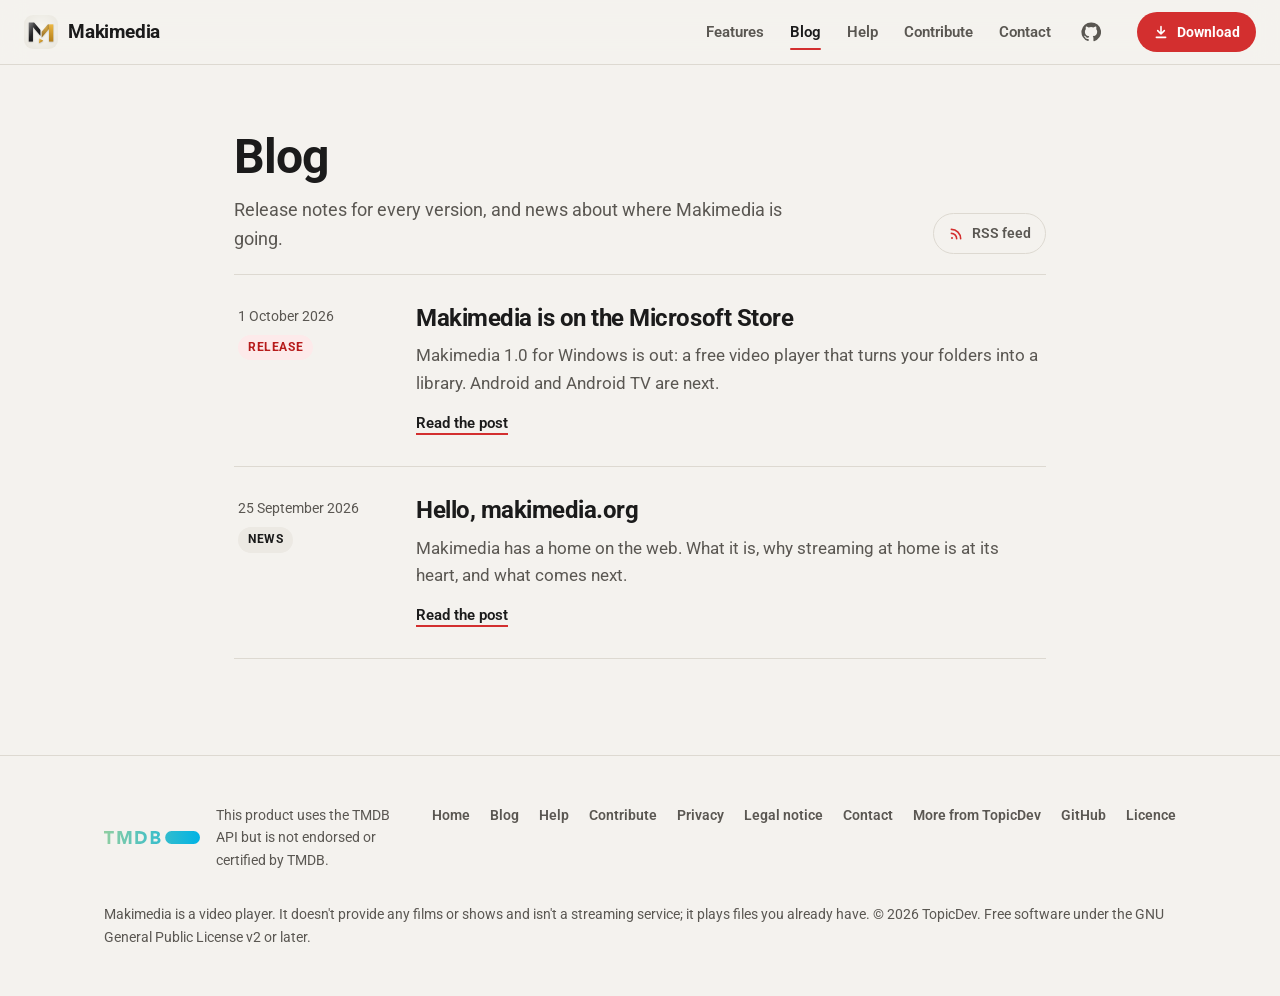
<file: blog.html>
<!DOCTYPE html>
<html lang="en">
<head>
  <meta charset="utf-8">
  <meta name="viewport" content="width=device-width, initial-scale=1">
  <title>Blog - Makimedia</title>
  <meta name="description" content="Release notes and news from Makimedia, the free video player for Windows, Android and Android TV.">
  <meta name="theme-color" content="#1F1F1F">
  <link rel="canonical" href="https://makimedia.org/blog.html">
  <meta property="og:type" content="website">
  <meta property="og:site_name" content="Makimedia">
  <meta property="og:title" content="Makimedia blog">
  <meta property="og:description" content="Release notes and news from Makimedia, the free video player for Windows, Android and Android TV.">
  <meta property="og:url" content="https://makimedia.org/blog.html">
  <meta property="og:image" content="https://makimedia.org/assets/share.png">
  <meta property="og:image:width" content="1200">
  <meta property="og:image:height" content="630">
  <meta name="twitter:card" content="summary_large_image">
  <link rel="icon" type="image/png" sizes="32x32" href="assets/favicon-32.png">
  <link rel="apple-touch-icon" href="assets/apple-touch-icon.png">
  <link rel="alternate" type="application/rss+xml" title="Makimedia blog" href="https://makimedia.org/feed.xml">
  <link rel="stylesheet" href="style.css?v=29">
</head>
<body>

<header class="site-header">
  <div class="wrap">
    <a class="brand" href="index.html">
      <img src="assets/logo-68.png" width="34" height="34" alt="">
      Makimedia
    </a>
    <nav class="nav" id="site-nav" aria-label="Main">
      <a href="index.html#features">Features</a>
      <a href="blog.html" aria-current="page">Blog</a>
      <a href="help.html">Help</a>
      <a href="contribute.html">Contribute</a>
      <a href="contact.html">Contact</a>
      <a class="nav-github" href="https://github.com/Ognjen14/Makimedia" target="_blank" rel="noopener"><span class="ico i-github" aria-hidden="true"></span><span class="nav-github-label">GitHub</span></a>
    </nav>
    <div class="header-actions">
      <a class="nav-cta" href="index.html#download"><span class="ico i-download" aria-hidden="true"></span>Download</a>
      <button class="menu-toggle" type="button" aria-expanded="false" aria-controls="site-nav" aria-label="Open menu"><span class="ico i-menu icon-open" aria-hidden="true"></span><span class="ico i-close icon-close" aria-hidden="true"></span></button>
    </div>
  </div>
</header>

<main class="blog-page wrap">
  <div class="blog-head">
    <div>
      <h1>Blog</h1>
      <p>Release notes for every version, and news about where Makimedia is going.</p>
    </div>
    <a class="feed-link" href="feed.xml">
      <span class="ico i-rss" aria-hidden="true"></span>
      RSS feed
    </a>
  </div>

  <ol class="post-list" reversed>
    <li class="post-item">
      <a href="blog/makimedia-on-the-microsoft-store.html">
        <div class="post-meta">
          <time datetime="2026-10-01">1 October 2026</time>
          <span class="post-tag">Release</span>
        </div>
        <div>
          <h2>Makimedia is on the Microsoft Store</h2>
          <p>Makimedia 1.0 for Windows is out: a free video player that turns your folders into a library. Android and Android TV are next.</p>
          <span class="read-more">Read the post</span>
        </div>
      </a>
    </li>
    <li class="post-item">
      <a href="blog/hello-makimedia.html">
        <div class="post-meta">
          <time datetime="2026-09-25">25 September 2026</time>
          <span class="post-tag news">News</span>
        </div>
        <div>
          <h2>Hello, makimedia.org</h2>
          <p>Makimedia has a home on the web. What it is, why streaming at home is at its heart, and what comes next.</p>
          <span class="read-more">Read the post</span>
        </div>
      </a>
    </li>
  </ol>
</main>

<footer class="site-footer">
  <div class="wrap">
    <div class="tmdb">
      <img src="assets/tmdb-logo.svg" alt="TMDB">
      <p>This product uses the TMDB API but is not endorsed or certified by TMDB.</p>
    </div>
    <nav class="footer-links">
      <a href="index.html">Home</a>
      <a href="blog.html" aria-current="page">Blog</a>
      <a href="help.html">Help</a>
      <a href="contribute.html">Contribute</a>
      <a href="privacy.html">Privacy</a>
      <a href="legal.html">Legal notice</a>
      <a href="contact.html">Contact</a>
      <a href="https://topicdev.com/" target="_blank" rel="noopener">More from TopicDev</a>
      <a href="https://github.com/Ognjen14/Makimedia" target="_blank" rel="noopener">GitHub</a>
      <a href="https://github.com/Ognjen14/Makimedia/blob/main/LICENSE" target="_blank" rel="noopener">Licence</a>
    </nav>
    <p class="copyright">Makimedia is a video player. It doesn't provide any films or shows and isn't a streaming service; it plays files you already have. &copy; 2026 TopicDev. Free software under the GNU General Public License v2 or later.</p>
  </div>
</footer>

<script src="nav.js?v=2"></script>
</body>
</html>
</file>
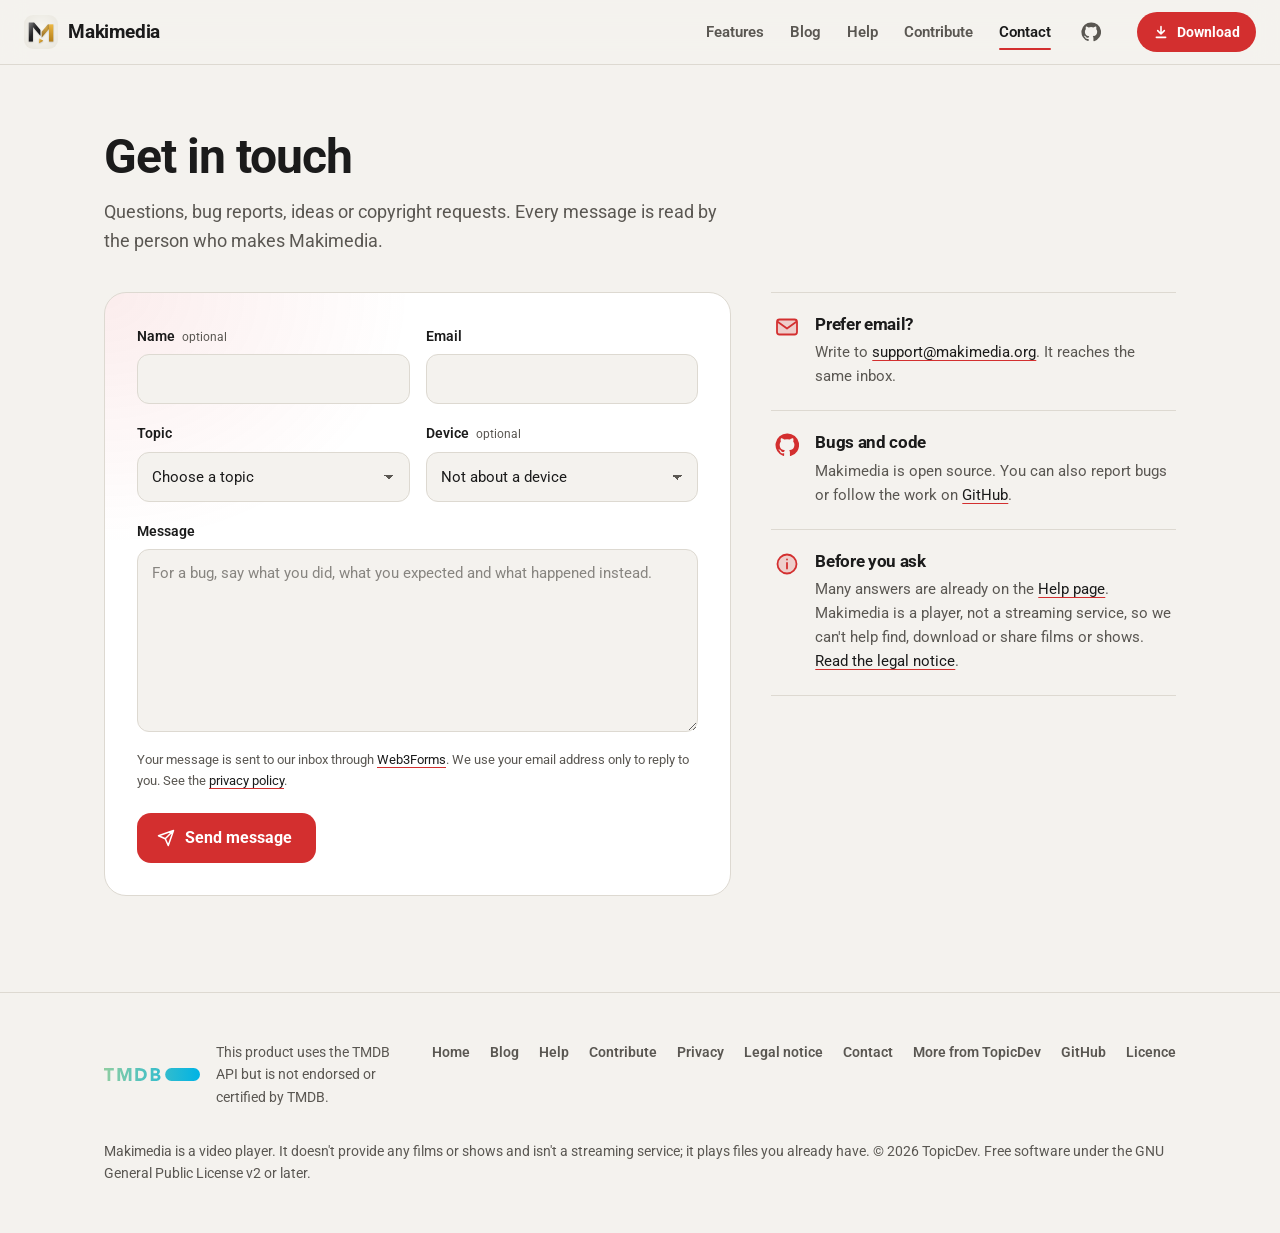
<file: contact.html>
<!DOCTYPE html>
<html lang="en">
<head>
  <meta charset="utf-8">
  <meta name="viewport" content="width=device-width, initial-scale=1">
  <title>Contact - Makimedia</title>
  <meta name="description" content="Questions, bug reports, ideas or copyright requests: get in touch with the Makimedia team.">
  <meta name="theme-color" content="#1F1F1F">
  <link rel="canonical" href="https://makimedia.org/contact.html">
  <meta property="og:type" content="website">
  <meta property="og:site_name" content="Makimedia">
  <meta property="og:title" content="Contact Makimedia">
  <meta property="og:description" content="Questions, bug reports, ideas or copyright requests: get in touch with the Makimedia team.">
  <meta property="og:url" content="https://makimedia.org/contact.html">
  <meta property="og:image" content="https://makimedia.org/assets/share.png">
  <meta property="og:image:width" content="1200">
  <meta property="og:image:height" content="630">
  <meta name="twitter:card" content="summary_large_image">
  <link rel="icon" type="image/png" sizes="32x32" href="assets/favicon-32.png">
  <link rel="apple-touch-icon" href="assets/apple-touch-icon.png">
  <link rel="stylesheet" href="style.css?v=29">
</head>
<body>

<header class="site-header">
  <div class="wrap">
    <a class="brand" href="index.html">
      <img src="assets/logo-68.png" width="34" height="34" alt="">
      Makimedia
    </a>
    <nav class="nav" id="site-nav" aria-label="Main">
      <a href="index.html#features">Features</a>
      <a href="blog.html">Blog</a>
      <a href="help.html">Help</a>
      <a href="contribute.html">Contribute</a>
      <a href="contact.html" aria-current="page">Contact</a>
      <a class="nav-github" href="https://github.com/Ognjen14/Makimedia" target="_blank" rel="noopener"><span class="ico i-github" aria-hidden="true"></span><span class="nav-github-label">GitHub</span></a>
    </nav>
    <div class="header-actions">
      <a class="nav-cta" href="index.html#download"><span class="ico i-download" aria-hidden="true"></span>Download</a>
      <button class="menu-toggle" type="button" aria-expanded="false" aria-controls="site-nav" aria-label="Open menu"><span class="ico i-menu icon-open" aria-hidden="true"></span><span class="ico i-close icon-close" aria-hidden="true"></span></button>
    </div>
  </div>
</header>

<main class="contact-page wrap">
  <div class="contact-head">
    <h1>Get in touch</h1>
    <p>Questions, bug reports, ideas or copyright requests. Every message is read by the person who makes Makimedia.</p>
  </div>

  <div class="contact-grid">
    <div class="form-card">
      <form id="contact-form" class="contact-form" action="https://api.web3forms.com/submit" method="POST">
        <input type="hidden" name="access_key" value="8d3122ef-68df-480b-bede-351dc4972015">
        <input type="hidden" name="subject" value="Makimedia: message from makimedia.org">
        <input type="hidden" name="from_name" value="makimedia.org contact form">
        <input type="hidden" name="redirect" value="https://makimedia.org/contact.html?sent=1">
        <input type="checkbox" name="botcheck" class="botcheck" tabindex="-1" autocomplete="off" aria-hidden="true">

        <div class="field-row">
          <div class="field">
            <label for="contact-name">Name <span class="optional">optional</span></label>
            <input id="contact-name" name="name" type="text" autocomplete="name" maxlength="100">
          </div>
          <div class="field">
            <label for="contact-email">Email</label>
            <input id="contact-email" name="email" type="email" autocomplete="email" required maxlength="200">
          </div>
        </div>

        <div class="field-row">
          <div class="field">
            <label for="contact-topic">Topic</label>
            <select id="contact-topic" name="topic" required>
              <option value="" selected disabled>Choose a topic</option>
              <option>Question</option>
              <option>Bug report</option>
              <option>Feature idea</option>
              <option>Streaming help</option>
              <option>Copyright or legal</option>
              <option>Source code request</option>
              <option>Other</option>
            </select>
          </div>
          <div class="field">
            <label for="contact-device">Device <span class="optional">optional</span></label>
            <select id="contact-device" name="device">
              <option value="" selected>Not about a device</option>
              <option>Windows PC</option>
              <option>Android phone</option>
              <option>Android tablet</option>
              <option>Android TV</option>
            </select>
          </div>
        </div>

        <div class="field">
          <label for="contact-message">Message</label>
          <textarea id="contact-message" name="message" rows="7" required minlength="10" maxlength="5000" placeholder="For a bug, say what you did, what you expected and what happened instead."></textarea>
        </div>

        <p class="form-note">Your message is sent to our inbox through <a href="https://web3forms.com/" target="_blank" rel="noopener">Web3Forms</a>. We use your email address only to reply to you. See the <a href="privacy.html#contact-form">privacy policy</a>.</p>

        <div class="form-actions">
          <button type="submit" class="submit-button">
            <span class="ico i-send" aria-hidden="true"></span>
            <span>Send message</span>
          </button>
          <p class="form-status" id="contact-status" role="status" aria-live="polite"></p>
        </div>
      </form>

      <div class="form-sent" id="contact-sent" hidden>
        <div class="sent-icon"><span class="ico i-check" aria-hidden="true"></span></div>
        <h2 tabindex="-1">Message sent</h2>
        <p>Thanks for writing. We'll reply to the email address you gave, usually within a few days.</p>
        <button type="button" class="text-button" id="contact-again">Send another message</button>
      </div>
    </div>

    <aside class="contact-aside">
      <div class="aside-item">
        <span class="aside-icon"><span class="ico i-mail" aria-hidden="true"></span></span>
        <div>
          <h2>Prefer email?</h2>
          <p>Write to <a href="mailto:support@makimedia.org">support@makimedia.org</a>. It reaches the same inbox.</p>
        </div>
      </div>
      <div class="aside-item">
        <span class="aside-icon"><span class="ico i-github" aria-hidden="true"></span></span>
        <div>
          <h2>Bugs and code</h2>
          <p>Makimedia is open source. You can also report bugs or follow the work on <a href="https://github.com/Ognjen14/Makimedia/issues" target="_blank" rel="noopener">GitHub</a>.</p>
        </div>
      </div>
      <div class="aside-item">
        <span class="aside-icon"><span class="ico i-info" aria-hidden="true"></span></span>
        <div>
          <h2>Before you ask</h2>
          <p>Many answers are already on the <a href="help.html">Help page</a>. Makimedia is a player, not a streaming service, so we can't help find, download or share films or shows. <a href="legal.html">Read the legal notice</a>.</p>
        </div>
      </div>
    </aside>
  </div>
</main>

<footer class="site-footer">
  <div class="wrap">
    <div class="tmdb">
      <img src="assets/tmdb-logo.svg" alt="TMDB">
      <p>This product uses the TMDB API but is not endorsed or certified by TMDB.</p>
    </div>
    <nav class="footer-links">
      <a href="index.html">Home</a>
      <a href="blog.html">Blog</a>
      <a href="help.html">Help</a>
      <a href="contribute.html">Contribute</a>
      <a href="privacy.html">Privacy</a>
      <a href="legal.html">Legal notice</a>
      <a href="contact.html" aria-current="page">Contact</a>
      <a href="https://topicdev.com/" target="_blank" rel="noopener">More from TopicDev</a>
      <a href="https://github.com/Ognjen14/Makimedia" target="_blank" rel="noopener">GitHub</a>
      <a href="https://github.com/Ognjen14/Makimedia/blob/main/LICENSE" target="_blank" rel="noopener">Licence</a>
    </nav>
    <p class="copyright">Makimedia is a video player. It doesn't provide any films or shows and isn't a streaming service; it plays files you already have. &copy; 2026 TopicDev. Free software under the GNU General Public License v2 or later.</p>
  </div>
</footer>

<script src="contact.js?v=1"></script>
<script src="nav.js?v=2"></script>
</body>
</html>
</file>
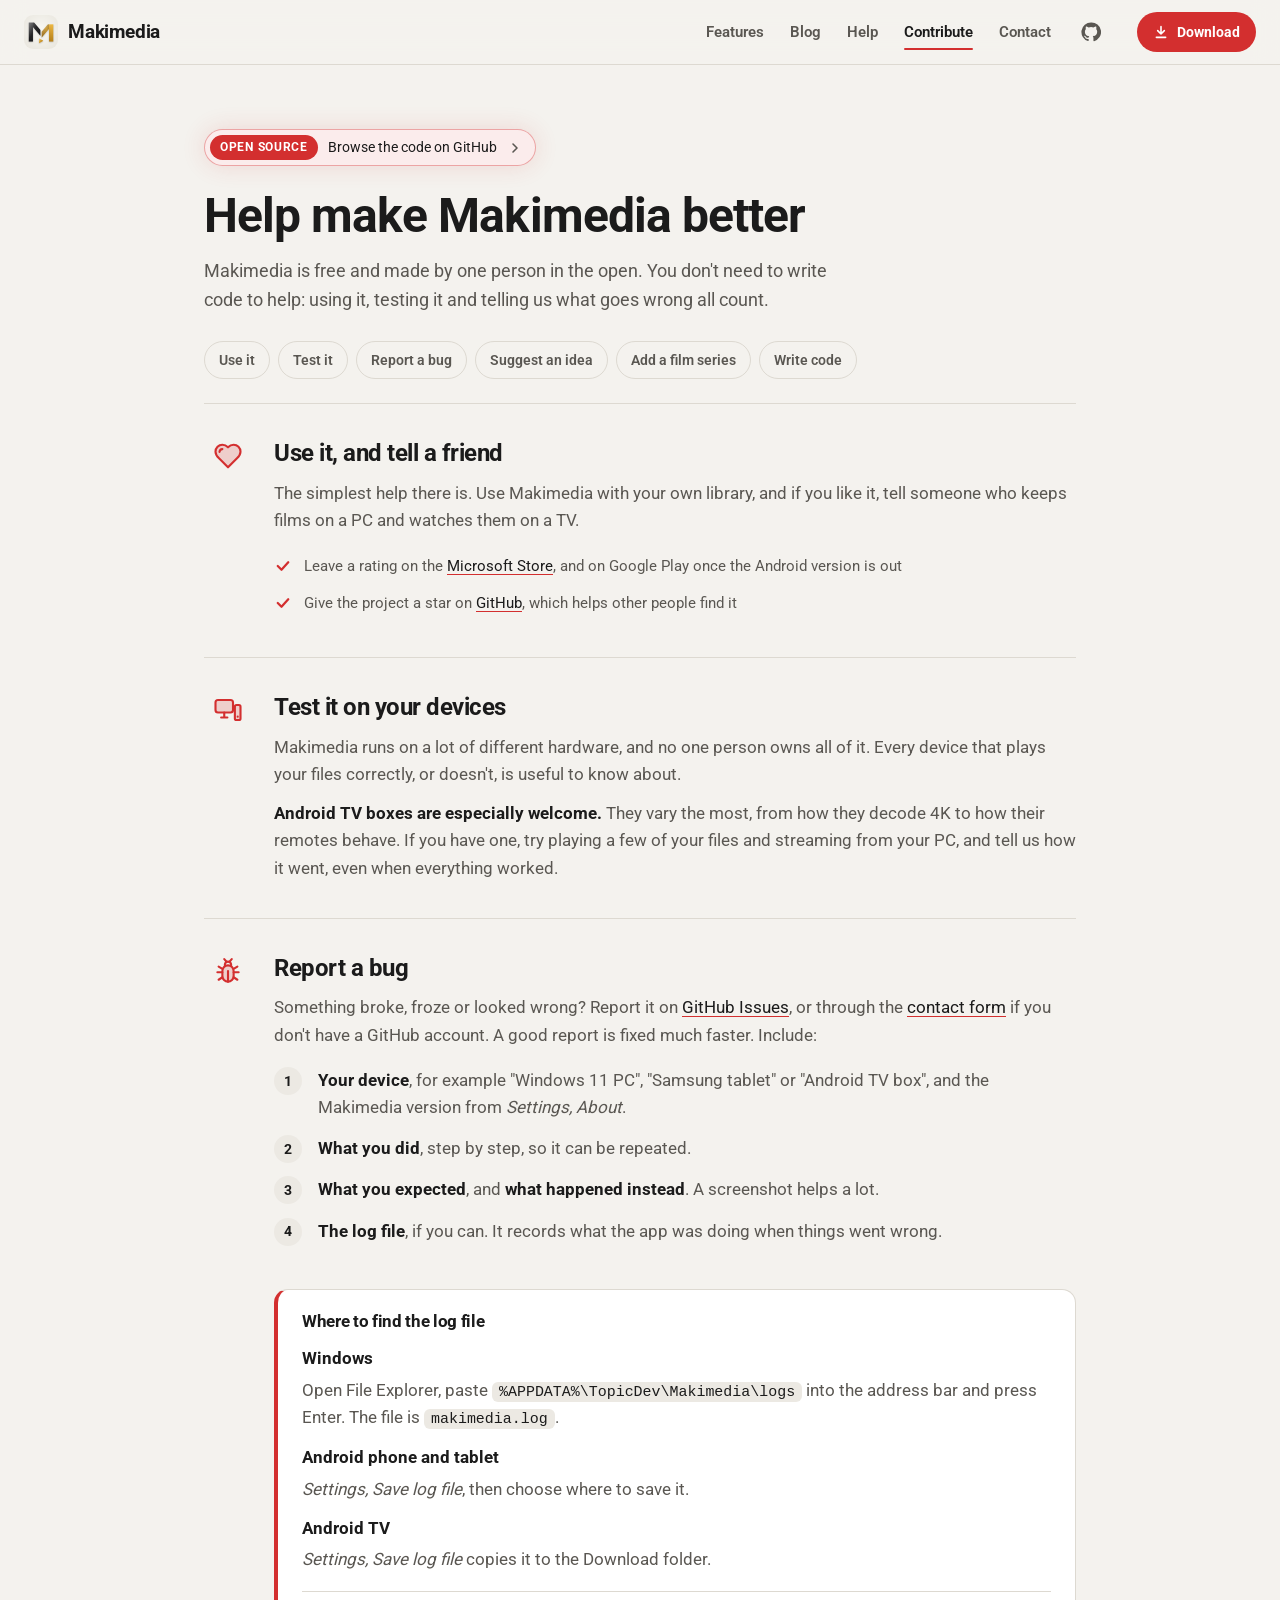
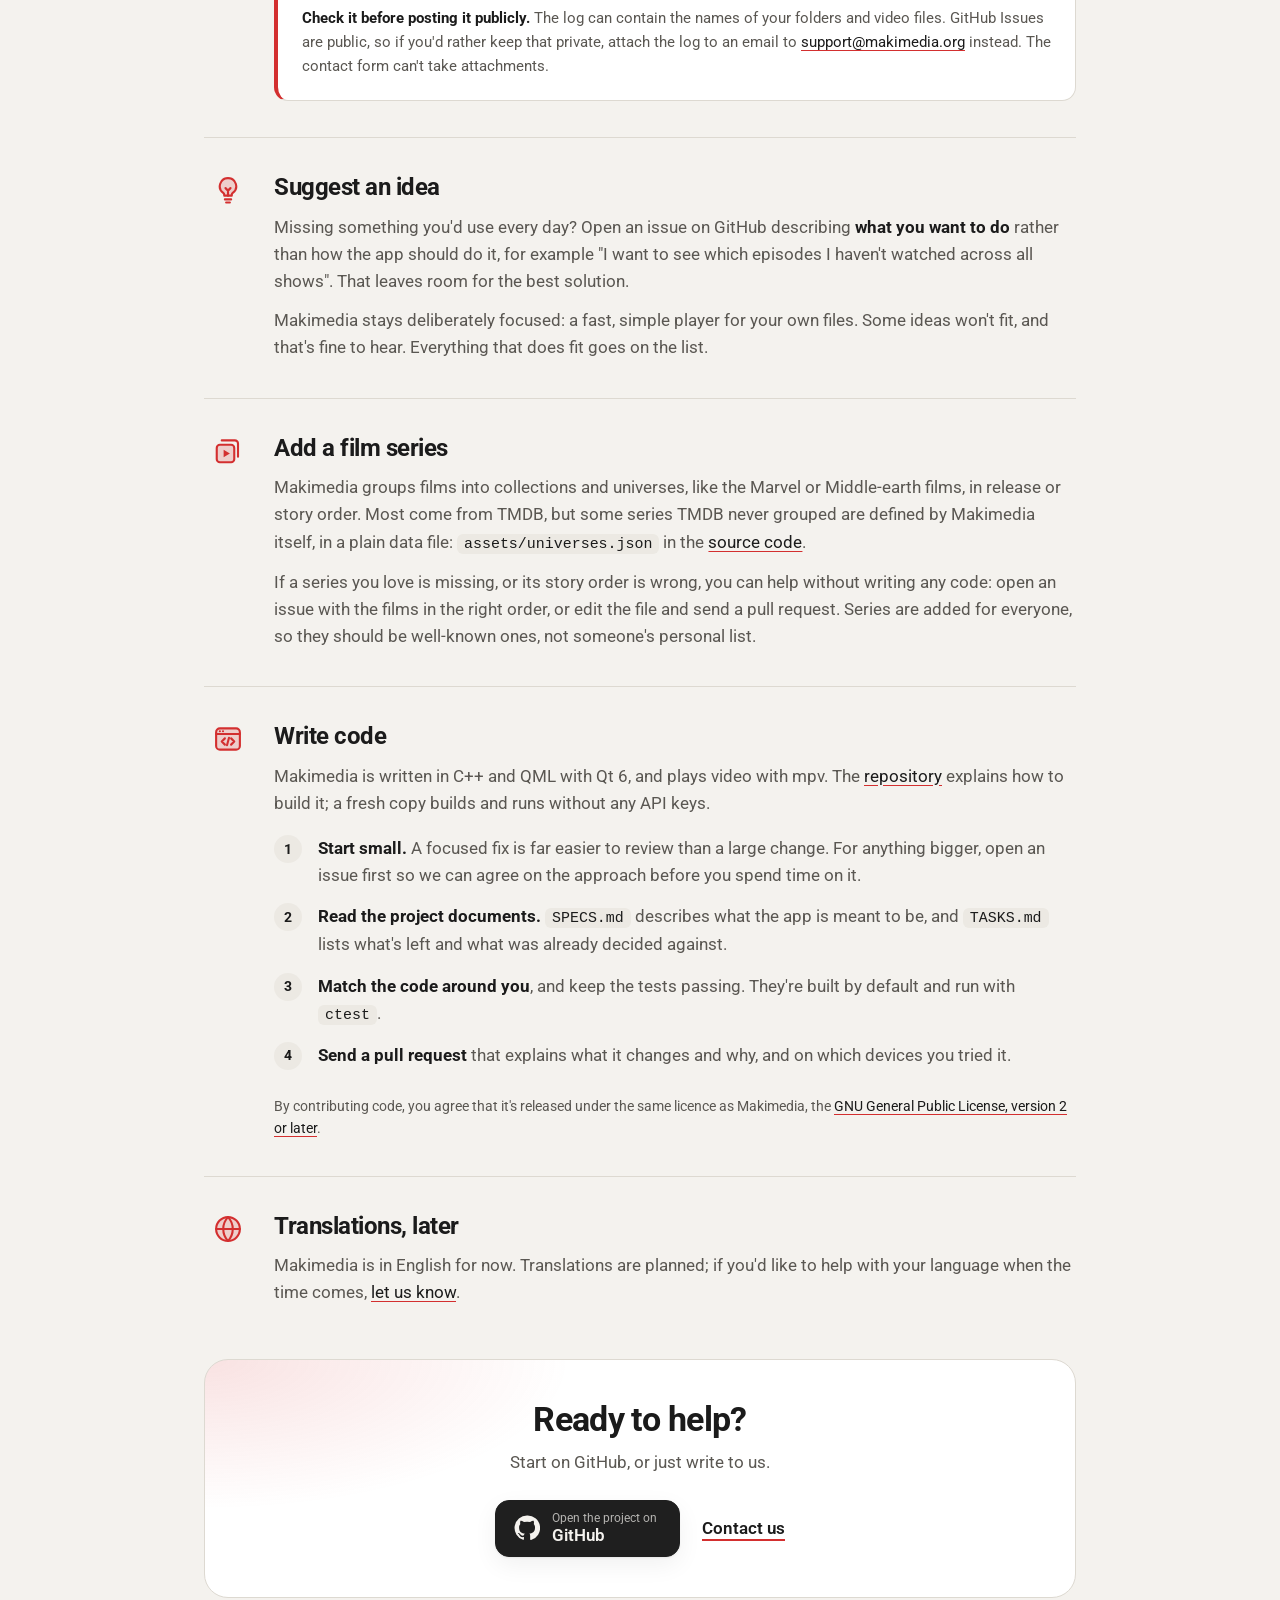
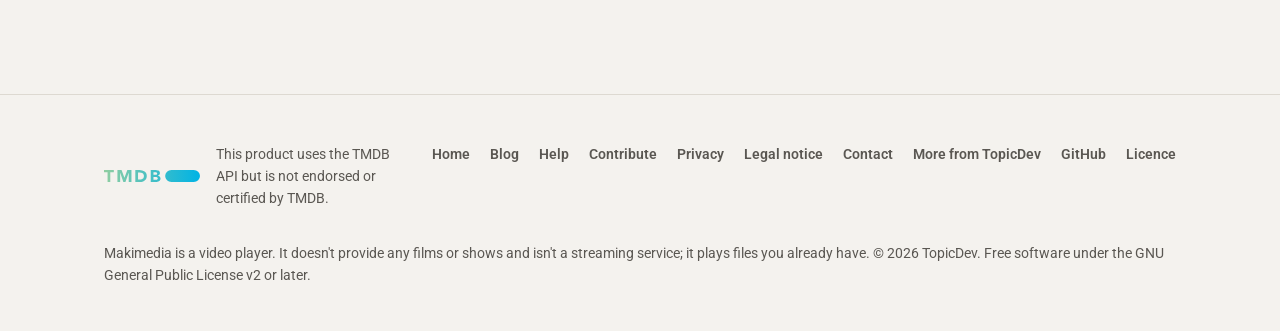
<file: contribute.html>
<!DOCTYPE html>
<html lang="en">
<head>
  <meta charset="utf-8">
  <meta name="viewport" content="width=device-width, initial-scale=1">
  <title>Contribute - Makimedia</title>
  <meta name="description" content="Help make Makimedia better: use it, test it, report bugs, suggest ideas, add film series or write code.">
  <meta name="theme-color" content="#1F1F1F">
  <link rel="canonical" href="https://makimedia.org/contribute.html">
  <meta property="og:type" content="website">
  <meta property="og:site_name" content="Makimedia">
  <meta property="og:title" content="Help make Makimedia better">
  <meta property="og:description" content="Help make Makimedia better: use it, test it, report bugs, suggest ideas, add film series or write code.">
  <meta property="og:url" content="https://makimedia.org/contribute.html">
  <meta property="og:image" content="https://makimedia.org/assets/share.png">
  <meta property="og:image:width" content="1200">
  <meta property="og:image:height" content="630">
  <meta name="twitter:card" content="summary_large_image">
  <link rel="icon" type="image/png" sizes="32x32" href="assets/favicon-32.png">
  <link rel="apple-touch-icon" href="assets/apple-touch-icon.png">
  <link rel="stylesheet" href="style.css?v=29">
</head>
<body>

<header class="site-header">
  <div class="wrap">
    <a class="brand" href="index.html">
      <img src="assets/logo-68.png" width="34" height="34" alt="">
      Makimedia
    </a>
    <nav class="nav" id="site-nav" aria-label="Main">
      <a href="index.html#features">Features</a>
      <a href="blog.html">Blog</a>
      <a href="help.html">Help</a>
      <a href="contribute.html" aria-current="page">Contribute</a>
      <a href="contact.html">Contact</a>
      <a class="nav-github" href="https://github.com/Ognjen14/Makimedia" target="_blank" rel="noopener"><span class="ico i-github" aria-hidden="true"></span><span class="nav-github-label">GitHub</span></a>
    </nav>
    <div class="header-actions">
      <a class="nav-cta" href="index.html#download"><span class="ico i-download" aria-hidden="true"></span>Download</a>
      <button class="menu-toggle" type="button" aria-expanded="false" aria-controls="site-nav" aria-label="Open menu"><span class="ico i-menu icon-open" aria-hidden="true"></span><span class="ico i-close icon-close" aria-hidden="true"></span></button>
    </div>
  </div>
</header>

<main class="contrib-page wrap">
  <div class="contrib-head">
    <a class="hero-badge" href="https://github.com/Ognjen14/Makimedia" target="_blank" rel="noopener">
      <span class="hero-badge-tag">Open source</span>
      <span>Browse the code on GitHub</span>
      <span class="ico i-chevron-right" aria-hidden="true"></span>
    </a>
    <h1>Help make Makimedia better</h1>
    <p>Makimedia is free and made by one person in the open. You don't need to write code to help: using it, testing it and telling us what goes wrong all count.</p>
    <nav class="jump-links" aria-label="Ways to contribute">
      <a href="#use">Use it</a>
      <a href="#test">Test it</a>
      <a href="#bugs">Report a bug</a>
      <a href="#ideas">Suggest an idea</a>
      <a href="#series">Add a film series</a>
      <a href="#code">Write code</a>
    </nav>
  </div>

  <section class="way" id="use">
    <span class="way-icon"><span class="ico i-heart" aria-hidden="true"></span></span>
    <div class="way-body">
      <h2>Use it, and tell a friend</h2>
      <p>The simplest help there is. Use Makimedia with your own library, and if you like it, tell someone who keeps films on a PC and watches them on a TV.</p>
      <ul class="ticks">
        <li><span class="ico i-check" aria-hidden="true"></span><span>Leave a rating on the <a href="https://apps.microsoft.com/detail/9p5vgk8g8207" target="_blank" rel="noopener">Microsoft Store</a>, and on Google Play once the Android version is out</span></li>
        <li><span class="ico i-check" aria-hidden="true"></span><span>Give the project a star on <a href="https://github.com/Ognjen14/Makimedia" target="_blank" rel="noopener">GitHub</a>, which helps other people find it</span></li>
      </ul>
    </div>
  </section>

  <section class="way" id="test">
    <span class="way-icon"><span class="ico i-devices" aria-hidden="true"></span></span>
    <div class="way-body">
      <h2>Test it on your devices</h2>
      <p>Makimedia runs on a lot of different hardware, and no one person owns all of it. Every device that plays your files correctly, or doesn't, is useful to know about.</p>
      <p><strong>Android TV boxes are especially welcome.</strong> They vary the most, from how they decode 4K to how their remotes behave. If you have one, try playing a few of your files and streaming from your PC, and tell us how it went, even when everything worked.</p>
    </div>
  </section>

  <section class="way" id="bugs">
    <span class="way-icon"><span class="ico i-bug" aria-hidden="true"></span></span>
    <div class="way-body">
      <h2>Report a bug</h2>
      <p>Something broke, froze or looked wrong? Report it on <a href="https://github.com/Ognjen14/Makimedia/issues" target="_blank" rel="noopener">GitHub Issues</a>, or through the <a href="contact.html">contact form</a> if you don't have a GitHub account. A good report is fixed much faster. Include:</p>
      <ol class="steps">
        <li><strong>Your device</strong>, for example "Windows 11 PC", "Samsung tablet" or "Android TV box", and the Makimedia version from <em>Settings, About</em>.</li>
        <li><strong>What you did</strong>, step by step, so it can be repeated.</li>
        <li><strong>What you expected</strong>, and <strong>what happened instead</strong>. A screenshot helps a lot.</li>
        <li><strong>The log file</strong>, if you can. It records what the app was doing when things went wrong.</li>
      </ol>

      <div class="info-box">
        <h3>Where to find the log file</h3>
        <dl>
          <dt>Windows</dt>
          <dd>Open File Explorer, paste <code>%APPDATA%\TopicDev\Makimedia\logs</code> into the address bar and press Enter. The file is <code>makimedia.log</code>.</dd>
          <dt>Android phone and tablet</dt>
          <dd><em>Settings, Save log file</em>, then choose where to save it.</dd>
          <dt>Android TV</dt>
          <dd><em>Settings, Save log file</em> copies it to the Download folder.</dd>
        </dl>
        <p class="info-note"><strong>Check it before posting it publicly.</strong> The log can contain the names of your folders and video files. GitHub Issues are public, so if you'd rather keep that private, attach the log to an email to <a href="mailto:support@makimedia.org">support@makimedia.org</a> instead. The contact form can't take attachments.</p>
      </div>
    </div>
  </section>

  <section class="way" id="ideas">
    <span class="way-icon"><span class="ico i-idea" aria-hidden="true"></span></span>
    <div class="way-body">
      <h2>Suggest an idea</h2>
      <p>Missing something you'd use every day? Open an issue on GitHub describing <strong>what you want to do</strong> rather than how the app should do it, for example "I want to see which episodes I haven't watched across all shows". That leaves room for the best solution.</p>
      <p>Makimedia stays deliberately focused: a fast, simple player for your own files. Some ideas won't fit, and that's fine to hear. Everything that does fit goes on the list.</p>
    </div>
  </section>

  <section class="way" id="series">
    <span class="way-icon"><span class="ico i-series" aria-hidden="true"></span></span>
    <div class="way-body">
      <h2>Add a film series</h2>
      <p>Makimedia groups films into collections and universes, like the Marvel or Middle-earth films, in release or story order. Most come from TMDB, but some series TMDB never grouped are defined by Makimedia itself, in a plain data file: <code>assets/universes.json</code> in the <a href="https://github.com/Ognjen14/Makimedia" target="_blank" rel="noopener">source code</a>.</p>
      <p>If a series you love is missing, or its story order is wrong, you can help without writing any code: open an issue with the films in the right order, or edit the file and send a pull request. Series are added for everyone, so they should be well-known ones, not someone's personal list.</p>
    </div>
  </section>

  <section class="way" id="code">
    <span class="way-icon"><span class="ico i-code" aria-hidden="true"></span></span>
    <div class="way-body">
      <h2>Write code</h2>
      <p>Makimedia is written in C++ and QML with Qt 6, and plays video with mpv. The <a href="https://github.com/Ognjen14/Makimedia" target="_blank" rel="noopener">repository</a> explains how to build it; a fresh copy builds and runs without any API keys.</p>
      <ol class="steps">
        <li><strong>Start small.</strong> A focused fix is far easier to review than a large change. For anything bigger, open an issue first so we can agree on the approach before you spend time on it.</li>
        <li><strong>Read the project documents.</strong> <code>SPECS.md</code> describes what the app is meant to be, and <code>TASKS.md</code> lists what's left and what was already decided against.</li>
        <li><strong>Match the code around you</strong>, and keep the tests passing. They're built by default and run with <code>ctest</code>.</li>
        <li><strong>Send a pull request</strong> that explains what it changes and why, and on which devices you tried it.</li>
      </ol>
      <p class="fine">By contributing code, you agree that it's released under the same licence as Makimedia, the <a href="https://github.com/Ognjen14/Makimedia/blob/main/LICENSE" target="_blank" rel="noopener">GNU General Public License, version 2 or later</a>.</p>
    </div>
  </section>

  <section class="way" id="translate">
    <span class="way-icon"><span class="ico i-translate" aria-hidden="true"></span></span>
    <div class="way-body">
      <h2>Translations, later</h2>
      <p>Makimedia is in English for now. Translations are planned; if you'd like to help with your language when the time comes, <a href="contact.html">let us know</a>.</p>
    </div>
  </section>

  <div class="contrib-cta">
    <h2>Ready to help?</h2>
    <p>Start on GitHub, or just write to us.</p>
    <div class="contrib-actions">
      <a class="btn primary" href="https://github.com/Ognjen14/Makimedia" target="_blank" rel="noopener">
        <span class="ico i-github" aria-hidden="true"></span>
        <span><small>Open the project on</small><strong>GitHub</strong></span>
      </a>
      <a class="text-link" href="contact.html">Contact us</a>
    </div>
  </div>
</main>

<footer class="site-footer">
  <div class="wrap">
    <div class="tmdb">
      <img src="assets/tmdb-logo.svg" alt="TMDB">
      <p>This product uses the TMDB API but is not endorsed or certified by TMDB.</p>
    </div>
    <nav class="footer-links">
      <a href="index.html">Home</a>
      <a href="blog.html">Blog</a>
      <a href="help.html">Help</a>
      <a href="contribute.html" aria-current="page">Contribute</a>
      <a href="privacy.html">Privacy</a>
      <a href="legal.html">Legal notice</a>
      <a href="contact.html">Contact</a>
      <a href="https://topicdev.com/" target="_blank" rel="noopener">More from TopicDev</a>
      <a href="https://github.com/Ognjen14/Makimedia" target="_blank" rel="noopener">GitHub</a>
      <a href="https://github.com/Ognjen14/Makimedia/blob/main/LICENSE" target="_blank" rel="noopener">Licence</a>
    </nav>
    <p class="copyright">Makimedia is a video player. It doesn't provide any films or shows and isn't a streaming service; it plays files you already have. &copy; 2026 TopicDev. Free software under the GNU General Public License v2 or later.</p>
  </div>
</footer>

<script src="nav.js?v=2"></script>
</body>
</html>
</file>
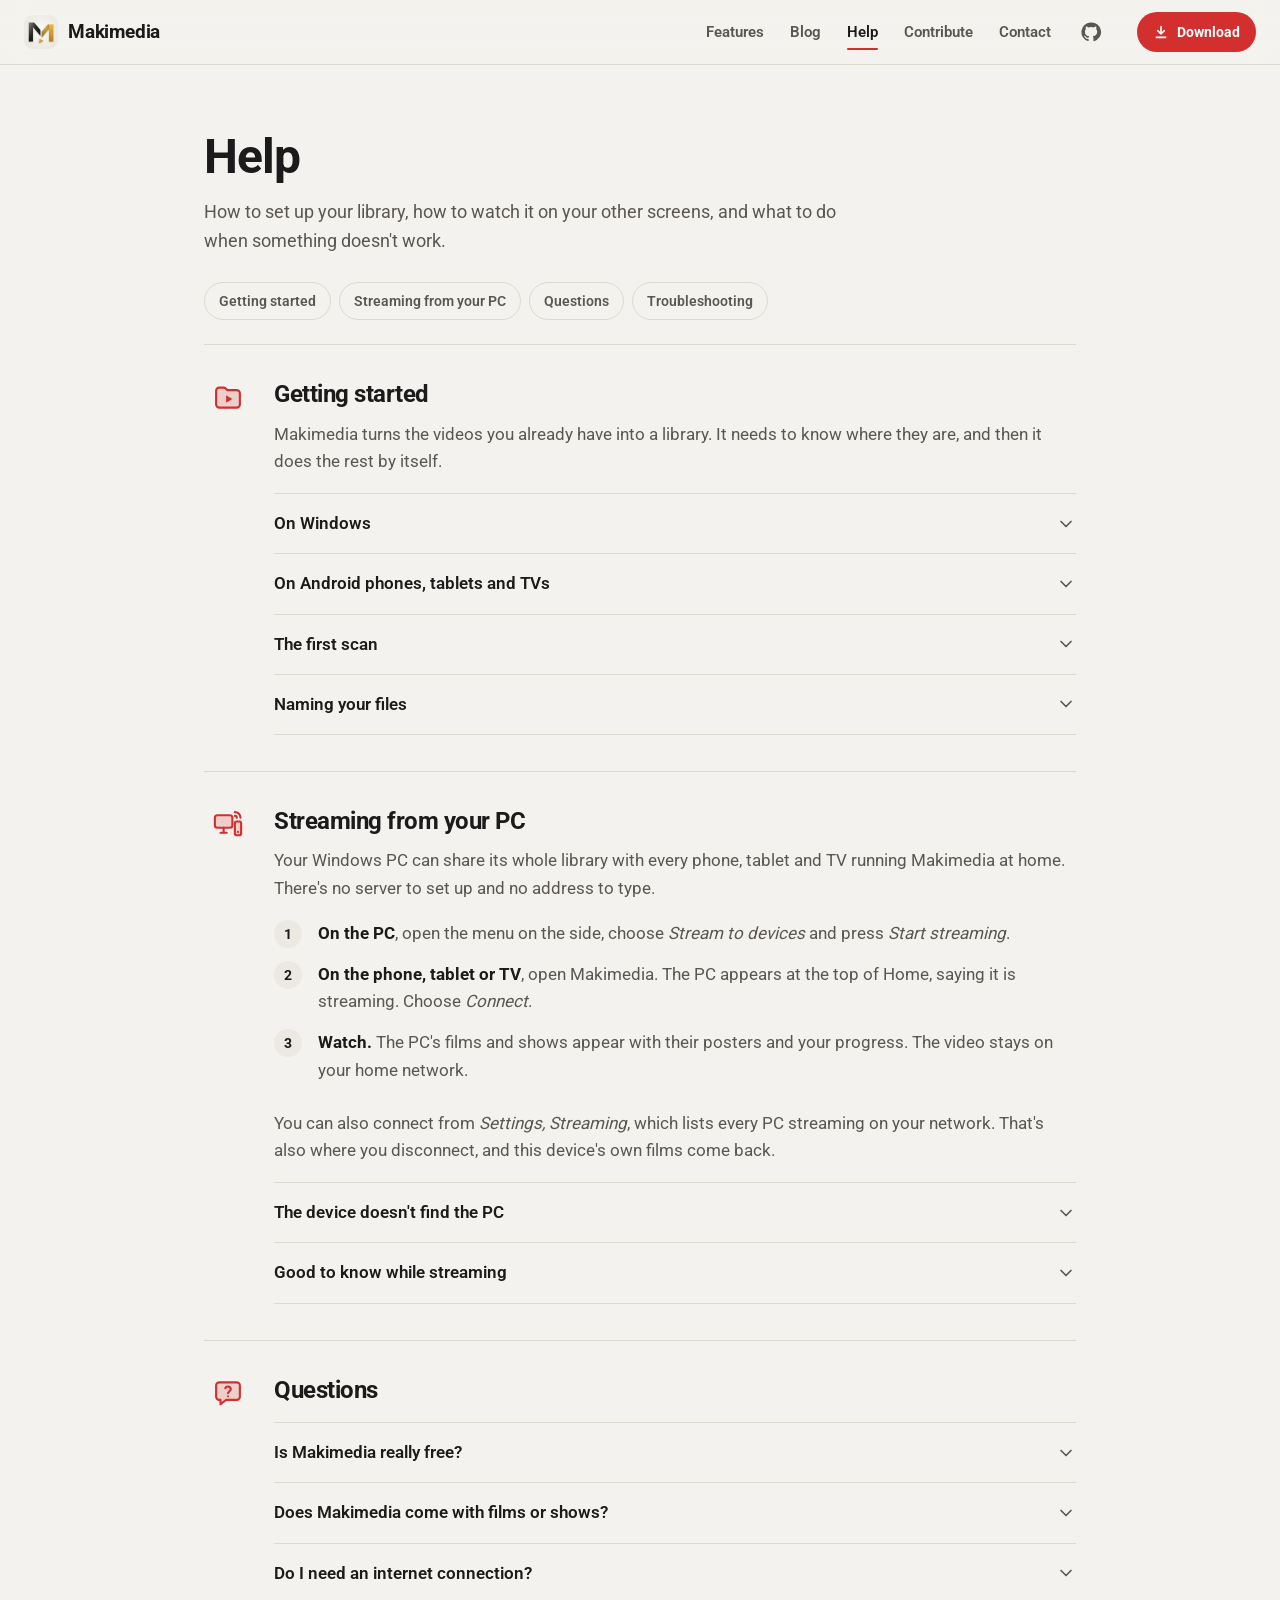
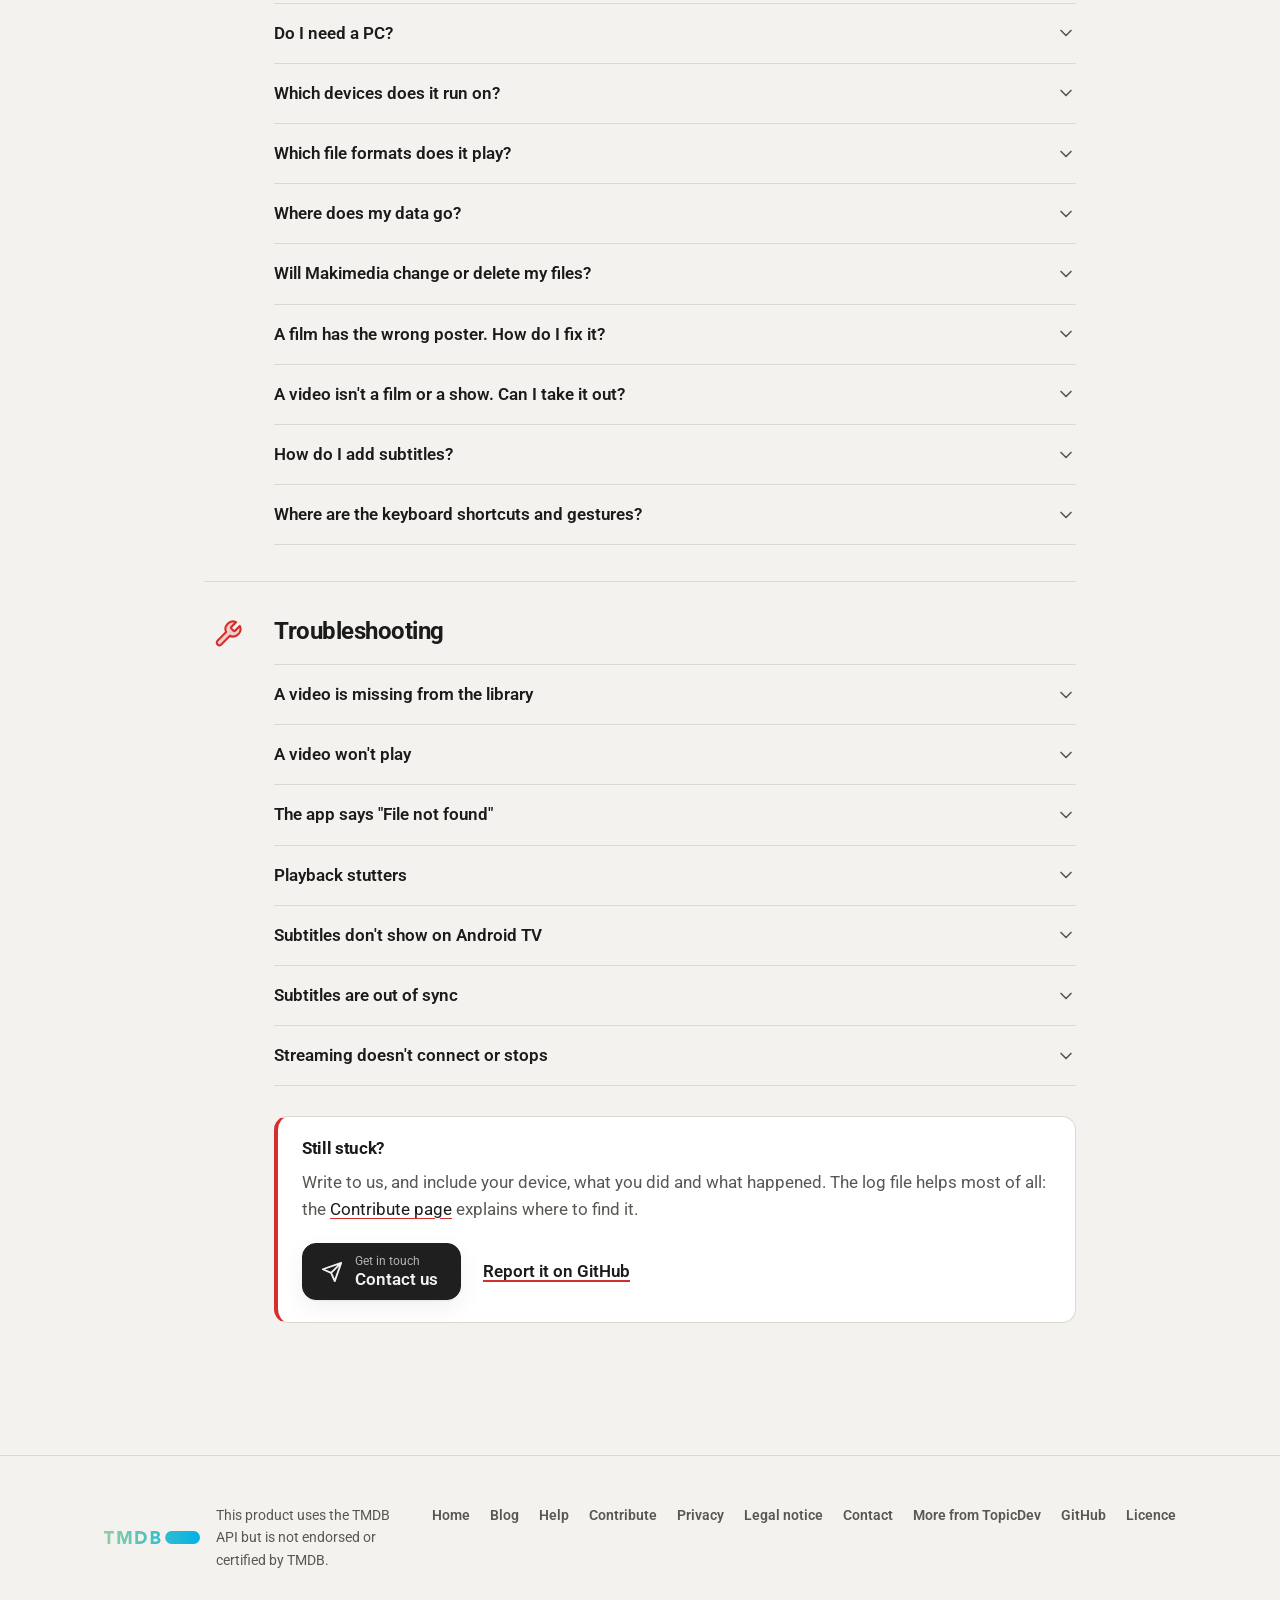
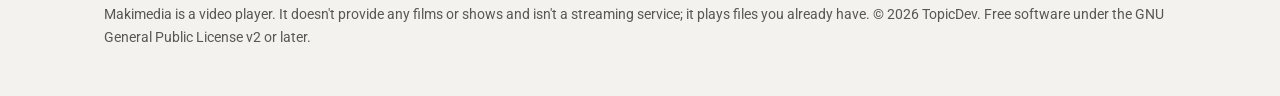
<file: help.html>
<!DOCTYPE html>
<html lang="en">
<head>
  <meta charset="utf-8">
  <meta name="viewport" content="width=device-width, initial-scale=1">
  <title>Help - Makimedia</title>
  <meta name="description" content="Getting started with Makimedia, streaming from your PC to your phone, tablet or TV, answers to common questions, and fixes when something goes wrong.">
  <meta name="theme-color" content="#1F1F1F">
  <link rel="canonical" href="https://makimedia.org/help.html">
  <meta property="og:type" content="website">
  <meta property="og:site_name" content="Makimedia">
  <meta property="og:title" content="Makimedia help">
  <meta property="og:description" content="Getting started with Makimedia, streaming from your PC to your phone, tablet or TV, answers to common questions, and fixes when something goes wrong.">
  <meta property="og:url" content="https://makimedia.org/help.html">
  <meta property="og:image" content="https://makimedia.org/assets/share.png">
  <meta property="og:image:width" content="1200">
  <meta property="og:image:height" content="630">
  <meta name="twitter:card" content="summary_large_image">
  <link rel="icon" type="image/png" sizes="32x32" href="assets/favicon-32.png">
  <link rel="apple-touch-icon" href="assets/apple-touch-icon.png">
  <link rel="stylesheet" href="style.css?v=29">
</head>
<body>

<header class="site-header">
  <div class="wrap">
    <a class="brand" href="index.html">
      <img src="assets/logo-68.png" width="34" height="34" alt="">
      Makimedia
    </a>
    <nav class="nav" id="site-nav" aria-label="Main">
      <a href="index.html#features">Features</a>
      <a href="blog.html">Blog</a>
      <a href="help.html" aria-current="page">Help</a>
      <a href="contribute.html">Contribute</a>
      <a href="contact.html">Contact</a>
      <a class="nav-github" href="https://github.com/Ognjen14/Makimedia" target="_blank" rel="noopener"><span class="ico i-github" aria-hidden="true"></span><span class="nav-github-label">GitHub</span></a>
    </nav>
    <div class="header-actions">
      <a class="nav-cta" href="index.html#download"><span class="ico i-download" aria-hidden="true"></span>Download</a>
      <button class="menu-toggle" type="button" aria-expanded="false" aria-controls="site-nav" aria-label="Open menu"><span class="ico i-menu icon-open" aria-hidden="true"></span><span class="ico i-close icon-close" aria-hidden="true"></span></button>
    </div>
  </div>
</header>

<main class="contrib-page wrap">
  <div class="contrib-head">
    <h1>Help</h1>
    <p>How to set up your library, how to watch it on your other screens, and what to do when something doesn't work.</p>
    <nav class="jump-links" aria-label="Help topics">
      <a href="#start">Getting started</a>
      <a href="#streaming">Streaming from your PC</a>
      <a href="#faq">Questions</a>
      <a href="#troubleshooting">Troubleshooting</a>
    </nav>
  </div>

  <section class="way" id="start">
    <span class="way-icon"><span class="ico i-getting-started" aria-hidden="true"></span></span>
    <div class="way-body">
      <h2>Getting started</h2>
      <p>Makimedia turns the videos you already have into a library. It needs to know where they are, and then it does the rest by itself.</p>

      <div class="faq">
        <details id="windows">
          <summary>On Windows<span class="ico i-chevron-down" aria-hidden="true"></span></summary>
          <p>The first time you open Makimedia, choose <em>Choose a folder</em> and pick the folders where you keep your films and shows. You can pick several at once. Makimedia only reads the folders you pick.</p>
          <p>To add or remove folders later, open <em>Settings, Scan folders</em>. Removing a folder takes its files out of the library, but nothing on your disk is ever touched.</p>
        </details>
        <details id="android">
          <summary>On Android phones, tablets and TVs<span class="ico i-chevron-down" aria-hidden="true"></span></summary>
          <p>There are no folders to pick. Tap <em>Allow access to videos</em>, and Makimedia finds the videos on the device by itself, including a memory card. When a new drive is plugged in, it asks whether to scan it.</p>
          <p>On a TV you can also choose <em>Continue without them</em>, if your films live on a PC and you only want to <a href="#streaming">stream from it</a>.</p>
        </details>
        <details id="first-scan">
          <summary>The first scan<span class="ico i-chevron-down" aria-hidden="true"></span></summary>
          <p>Makimedia then reads your files and looks up each title on TMDB for its poster, overview and cast. This only takes long the first time. Each title is looked up once and kept on your device afterwards.</p>
          <p>No internet? Your videos still appear and play. They're matched when the connection is back.</p>
        </details>
        <details id="naming">
          <summary>Naming your files<span class="ico i-chevron-down" aria-hidden="true"></span></summary>
          <p>Makimedia works out what a video is from the name of the file and the folders above it. You don't need to clean names up, but a title and a year go a long way. Films are happiest in a folder of their own:</p>
          <pre class="tree"><code>Films/
  Heat (1995)/
    Heat (1995).mkv</code></pre>
          <p>A show wants a folder per show and a folder per season:</p>
          <pre class="tree"><code>Shows/
  The Wire (2002)/
    Season 01/
      The.Wire.S01E01.mkv</code></pre>
          <ul class="ticks">
            <li><span class="ico i-check" aria-hidden="true"></span><span><strong>Put the year in the name.</strong> It separates a remake from the original, and a film from a show with the same name.</span></li>
            <li><span class="ico i-check" aria-hidden="true"></span><span><strong>Episodes</strong> are recognised from <code>S01E02</code>, <code>1x02</code> or <code>Season 1 Episode 2</code>. <code>S00E01</code> is a special.</span></li>
            <li><span class="ico i-check" aria-hidden="true"></span><span><strong>Everything after the year or episode number is ignored</strong>, such as resolution, source, codec or release group.</span></li>
            <li><span class="ico i-check" aria-hidden="true"></span><span><strong>Subtitles</strong> are found beside the film when their name starts with the film's, like <code>Heat (1995).en.srt</code>, or in a <code>Subs</code> folder next to it.</span></li>
          </ul>
          <p>The full rules are in the app, under <em>Settings, How your library is read</em> on Windows, phones and tablets.</p>
        </details>
      </div>
    </div>
  </section>

  <section class="way" id="streaming">
    <span class="way-icon"><span class="ico i-streaming" aria-hidden="true"></span></span>
    <div class="way-body">
      <h2>Streaming from your PC</h2>
      <p>Your Windows PC can share its whole library with every phone, tablet and TV running Makimedia at home. There's no server to set up and no address to type.</p>
      <ol class="steps">
        <li><strong>On the PC</strong>, open the menu on the side, choose <em>Stream to devices</em> and press <em>Start streaming</em>.</li>
        <li><strong>On the phone, tablet or TV</strong>, open Makimedia. The PC appears at the top of Home, saying it is streaming. Choose <em>Connect</em>.</li>
        <li><strong>Watch.</strong> The PC's films and shows appear with their posters and your progress. The video stays on your home network.</li>
      </ol>
      <p>You can also connect from <em>Settings, Streaming</em>, which lists every PC streaming on your network. That's also where you disconnect, and this device's own films come back.</p>

      <div class="faq">
        <details id="not-found">
          <summary>The device doesn't find the PC<span class="ico i-chevron-down" aria-hidden="true"></span></summary>
          <ol class="steps">
            <li><strong>Set the network to Private.</strong> In Windows, open <em>Settings, Network &amp; internet</em>, choose your Wi-Fi or Ethernet connection and set its network profile to <em>Private</em>. On a public network, Windows hides the PC from other devices.</li>
            <li><strong>Let Makimedia through the firewall.</strong> If Windows asks whether Makimedia may use the network, allow it on private networks. If you dismissed that question, allow Makimedia in <em>Windows Security, Firewall &amp; network protection, Allow an app through firewall</em>.</li>
            <li><strong>Check that both are on the same network.</strong> A guest Wi-Fi network, or a router that keeps wireless devices apart from each other, stops them from seeing one another.</li>
          </ol>
          <p>Makimedia finds the PC by itself, so there's no address to type in. If it still doesn't appear, <a href="contact.html">write to us</a> and choose <em>Streaming help</em>.</p>
        </details>
        <details id="while-streaming">
          <summary>Good to know while streaming<span class="ico i-chevron-down" aria-hidden="true"></span></summary>
          <ul class="ticks">
            <li><span class="ico i-check" aria-hidden="true"></span><span><strong>Nothing plays on the PC while it streams.</strong> Its page shows what each device is watching instead. Press <em>Stop streaming</em> to use it again; each device keeps the place it reached.</span></li>
            <li><span class="ico i-check" aria-hidden="true"></span><span><strong>Closing the window can keep it streaming.</strong> Turn on <em>Settings, Keep running when the window is closed</em>, and Makimedia waits in the notification area. Right-click its icon to quit.</span></li>
            <li><span class="ico i-check" aria-hidden="true"></span><span><strong>Use the same version everywhere.</strong> A device running a different version of Makimedia from the PC is asked to update first.</span></li>
          </ul>
        </details>
      </div>
    </div>
  </section>

  <section class="way" id="faq">
    <span class="way-icon"><span class="ico i-question" aria-hidden="true"></span></span>
    <div class="way-body">
      <h2>Questions</h2>
      <div class="faq">
        <details>
          <summary>Is Makimedia really free?<span class="ico i-chevron-down" aria-hidden="true"></span></summary>
          <p>Yes. No ads, no subscription, no account and no tracking. It's open source under the GNU General Public License, and the <a href="https://github.com/Ognjen14/Makimedia" target="_blank" rel="noopener">code is on GitHub</a>.</p>
        </details>
        <details>
          <summary>Does Makimedia come with films or shows?<span class="ico i-chevron-down" aria-hidden="true"></span></summary>
          <p>No. It's a player, not a streaming service like Netflix. It has no catalogue of its own and plays only files you already have. See the <a href="legal.html">legal notice</a>.</p>
        </details>
        <details>
          <summary>Do I need an internet connection?<span class="ico i-chevron-down" aria-hidden="true"></span></summary>
          <p>Only to fetch posters and details, once per title. Your library and your videos work with the network off, and streaming from your PC only needs your home network.</p>
        </details>
        <details>
          <summary>Do I need a PC?<span class="ico i-chevron-down" aria-hidden="true"></span></summary>
          <p>No. Phones, tablets and TVs play the videos stored on them. A Windows PC is only needed to <a href="#streaming">stream</a> its library to your other devices.</p>
        </details>
        <details>
          <summary>Which devices does it run on?<span class="ico i-chevron-down" aria-hidden="true"></span></summary>
          <p>Windows 10 and 11, Android phones and tablets, and Android TV.</p>
        </details>
        <details id="formats">
          <summary>Which file formats does it play?<span class="ico i-chevron-down" aria-hidden="true"></span></summary>
          <p>These videos are added to the library: <code>mkv</code> <code>mp4</code> <code>avi</code> <code>mov</code> <code>webm</code> <code>m4v</code> <code>ts</code> <code>m2ts</code> <code>mts</code> <code>wmv</code> <code>flv</code> <code>mpg</code> <code>mpeg</code> <code>ogv</code> <code>3gp</code> <code>divx</code> <code>vob</code> <code>rmvb</code>.</p>
          <p>These subtitles are picked up: <code>srt</code> <code>ass</code> <code>ssa</code> <code>sub</code> <code>vtt</code> <code>idx</code>. Whether a particular file plays also depends on what the device's decoder can handle.</p>
        </details>
        <details>
          <summary>Where does my data go?<span class="ico i-chevron-down" aria-hidden="true"></span></summary>
          <p>Your library, watch history and settings stay on your device. To find a poster, Makimedia asks TMDB about the title it's looking up, and nothing else is sent anywhere. Read the <a href="privacy.html">privacy policy</a>.</p>
        </details>
        <details>
          <summary>Will Makimedia change or delete my files?<span class="ico i-chevron-down" aria-hidden="true"></span></summary>
          <p>No. It only reads them. Removing a folder or a file from the library leaves it on your disk, and <em>Settings</em> can put anything you removed back.</p>
        </details>
        <details id="wrong-match">
          <summary>A film has the wrong poster. How do I fix it?<span class="ico i-chevron-down" aria-hidden="true"></span></summary>
          <p>Open the film or show and use <em>Fix match</em>. Search for the right title and choose it. Your choice is remembered, so a later scan won't undo it, and for a show it fixes every episode at once.</p>
          <p>Titles Makimedia wasn't sure about wait under <em>Suggested</em> in the menu, and files it couldn't name at all are under <em>Unmatched</em>.</p>
        </details>
        <details>
          <summary>A video isn't a film or a show. Can I take it out?<span class="ico i-chevron-down" aria-hidden="true"></span></summary>
          <p>Yes. Open it and choose <em>Remove from library</em> from its menu. The file stays on disk, and <em>Settings, Removed from library</em> puts it back.</p>
        </details>
        <details>
          <summary>How do I add subtitles?<span class="ico i-chevron-down" aria-hidden="true"></span></summary>
          <p>Name the subtitle file after the video and keep it beside it, and it loads by itself. While a video plays, you can also choose <em>Add a subtitle file</em> from the subtitles menu.</p>
          <p>On Windows, <em>Find subtitles online</em> searches opensubtitles.com. It uses your own free opensubtitles.com account, which you sign in to under <em>Settings, Subtitles</em>.</p>
        </details>
        <details>
          <summary>Where are the keyboard shortcuts and gestures?<span class="ico i-chevron-down" aria-hidden="true"></span></summary>
          <p>In the app, under <em>Settings</em>: <em>Keyboard shortcuts</em> on a PC, <em>Gestures</em> on a touchscreen, and <em>The remote</em> on a TV.</p>
        </details>
      </div>
    </div>
  </section>

  <section class="way" id="troubleshooting">
    <span class="way-icon"><span class="ico i-troubleshooting" aria-hidden="true"></span></span>
    <div class="way-body">
      <h2>Troubleshooting</h2>

      <div class="faq">
        <details id="missing">
          <summary>A video is missing from the library<span class="ico i-chevron-down" aria-hidden="true"></span></summary>
          <ul class="ticks">
            <li><span class="ico i-check" aria-hidden="true"></span><span><strong>Check its format</strong> is one of the <a href="#formats">video formats</a> Makimedia reads.</span></li>
            <li><span class="ico i-check" aria-hidden="true"></span><span><strong>On Windows</strong>, check that its folder is in <em>Settings, Scan folders</em>, and use <em>Rescan all</em> after adding new files.</span></li>
            <li><span class="ico i-check" aria-hidden="true"></span><span><strong>On Android</strong>, Makimedia needs access to all your videos. If only some were allowed, <em>Settings</em> shows a <em>Videos on this device</em> row that fixes it.</span></li>
            <li><span class="ico i-check" aria-hidden="true"></span><span><strong>Maybe it's there without a title.</strong> Look under <em>Unmatched</em> in the menu, then use <a href="#wrong-match">Fix match</a>.</span></li>
          </ul>
        </details>
        <details id="wont-play">
          <summary>A video won't play<span class="ico i-chevron-down" aria-hidden="true"></span></summary>
          <p>When a file can't be played, Makimedia says so with <em>This one will not play</em> and gives the reason. The most common is that the device's decoder doesn't support the video's format; it may play on another device, such as your PC. Videos in 8K aren't supported.</p>
        </details>
        <details id="file-not-found">
          <summary>The app says "File not found"<span class="ico i-chevron-down" aria-hidden="true"></span></summary>
          <p>The file was moved or deleted, or its drive is disconnected. Reconnect the drive, or rescan the folder the file is in now. Until then it stays in your library with its watch history.</p>
        </details>
        <details id="stutter">
          <summary>Playback stutters<span class="ico i-chevron-down" aria-hidden="true"></span></summary>
          <p>Look at the top of the player while a video plays. Under the title it shows either <em>hw:</em> and the hardware decoder in use, or <em>software decoding</em>. Software decoding of large 4K videos can be too much for smaller devices.</p>
          <p>On Windows, <em>Settings, Force hardware decoding</em> also tries decoders that are normally skipped. Turn it off again if you see artefacts or a file stops playing.</p>
        </details>
        <details id="subtitles">
          <summary>Subtitles don't show on Android TV<span class="ico i-chevron-down" aria-hidden="true"></span></summary>
          <p>Picture-based subtitles (PGS, VobSub and DVB, common on Blu-ray and DVD rips) can't be shown on Android TV. The subtitles menu marks them as a picture subtitle the TV can't show. Use a text subtitle such as an <code>srt</code> file instead.</p>
        </details>
        <details id="subtitle-sync">
          <summary>Subtitles are out of sync<span class="ico i-chevron-down" aria-hidden="true"></span></summary>
          <p>While the video plays, open <em>Delay</em> and shift the subtitles against the audio, a tenth of a second at a time.</p>
        </details>
        <details id="streaming-problems">
          <summary>Streaming doesn't connect or stops<span class="ico i-chevron-down" aria-hidden="true"></span></summary>
          <p>If the device can't see the PC, follow <a href="#not-found">The device doesn't find the PC</a>. If the connection drops while you watch, the film stops where it was and picks up from there the next time you connect.</p>
        </details>
      </div>

      <div class="info-box" id="still-stuck">
        <h3>Still stuck?</h3>
        <p class="info-lead">Write to us, and include your device, what you did and what happened. The log file helps most of all: the <a href="contribute.html#bugs">Contribute page</a> explains where to find it.</p>
        <div class="help-actions">
          <a class="btn primary" href="contact.html">
            <span class="ico i-send" aria-hidden="true"></span>
            <span><small>Get in touch</small><strong>Contact us</strong></span>
          </a>
          <a class="text-link" href="https://github.com/Ognjen14/Makimedia/issues" target="_blank" rel="noopener">Report it on GitHub</a>
        </div>
      </div>
    </div>
  </section>
</main>

<footer class="site-footer">
  <div class="wrap">
    <div class="tmdb">
      <img src="assets/tmdb-logo.svg" alt="TMDB">
      <p>This product uses the TMDB API but is not endorsed or certified by TMDB.</p>
    </div>
    <nav class="footer-links">
      <a href="index.html">Home</a>
      <a href="blog.html">Blog</a>
      <a href="help.html" aria-current="page">Help</a>
      <a href="contribute.html">Contribute</a>
      <a href="privacy.html">Privacy</a>
      <a href="legal.html">Legal notice</a>
      <a href="contact.html">Contact</a>
      <a href="https://topicdev.com/" target="_blank" rel="noopener">More from TopicDev</a>
      <a href="https://github.com/Ognjen14/Makimedia" target="_blank" rel="noopener">GitHub</a>
      <a href="https://github.com/Ognjen14/Makimedia/blob/main/LICENSE" target="_blank" rel="noopener">Licence</a>
    </nav>
    <p class="copyright">Makimedia is a video player. It doesn't provide any films or shows and isn't a streaming service; it plays files you already have. &copy; 2026 TopicDev. Free software under the GNU General Public License v2 or later.</p>
  </div>
</footer>

<script src="help.js?v=2"></script>
<script src="nav.js?v=2"></script>
</body>
</html>
</file>
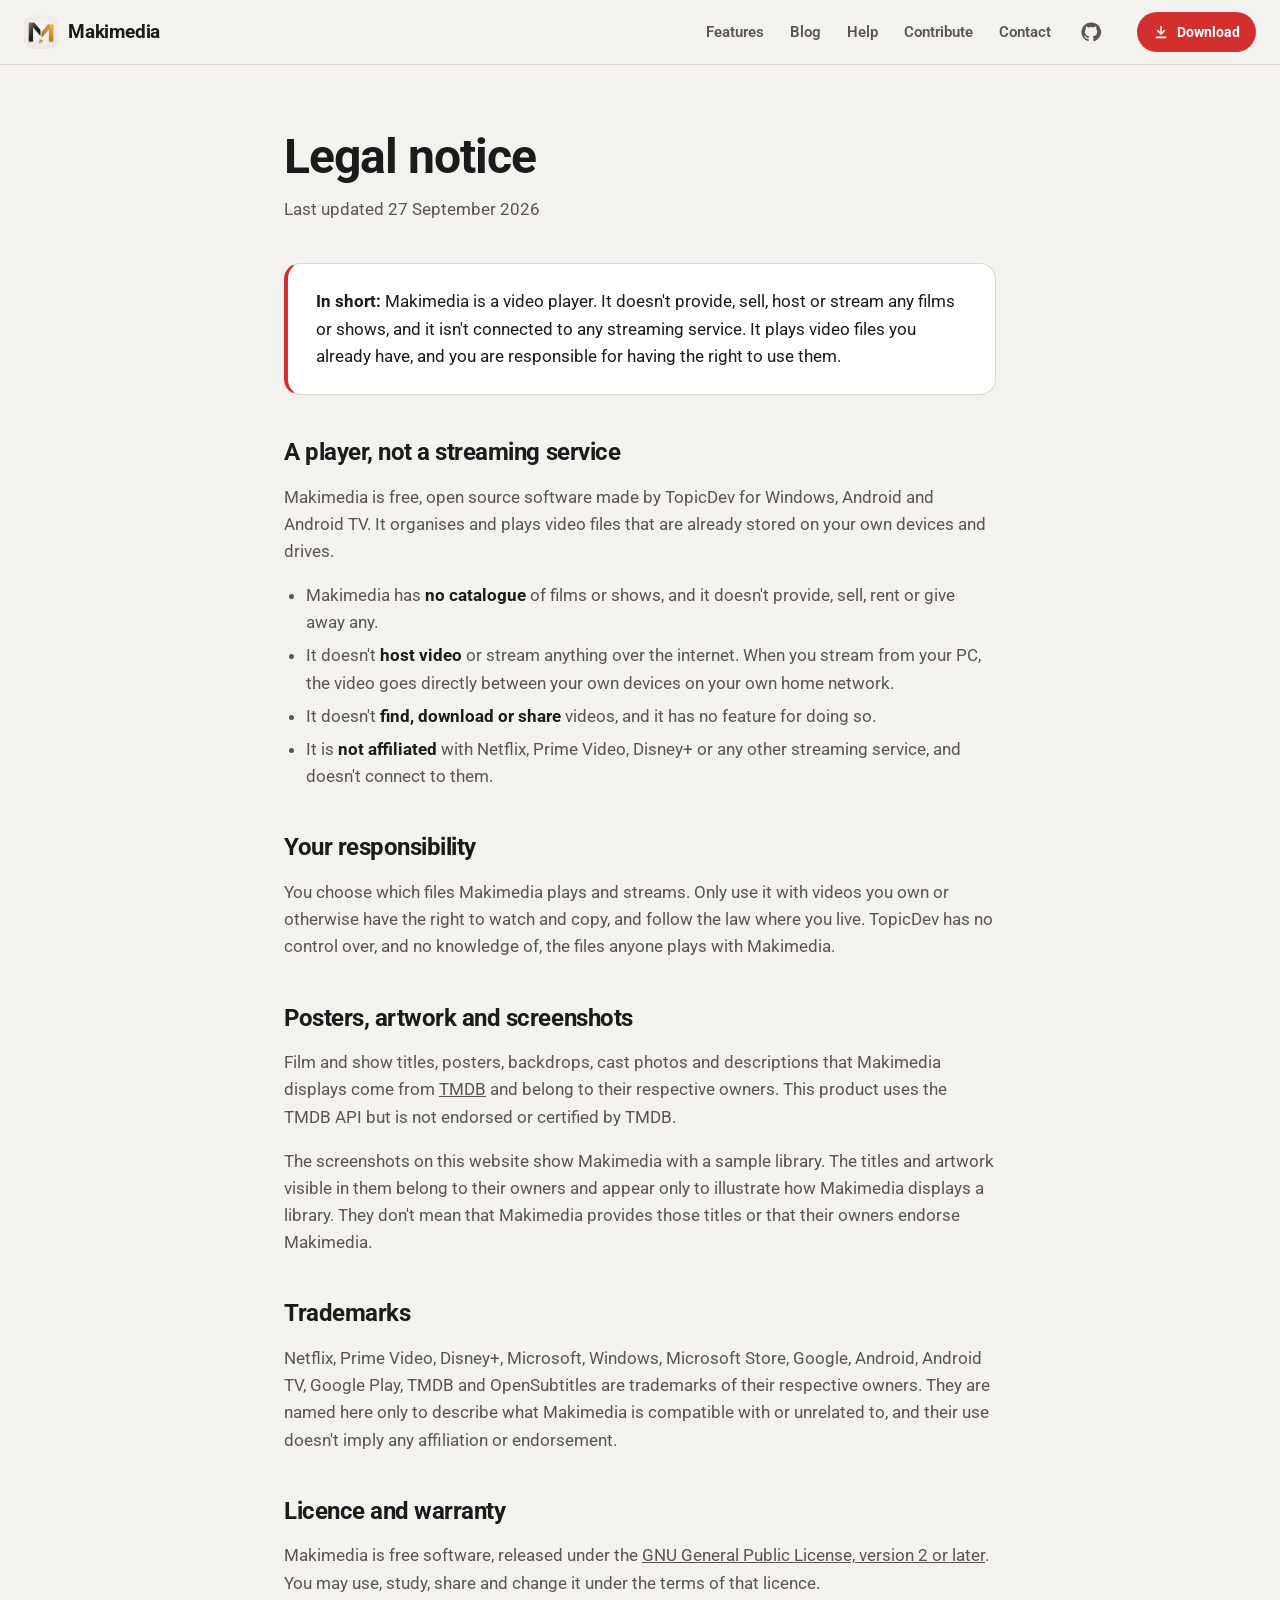
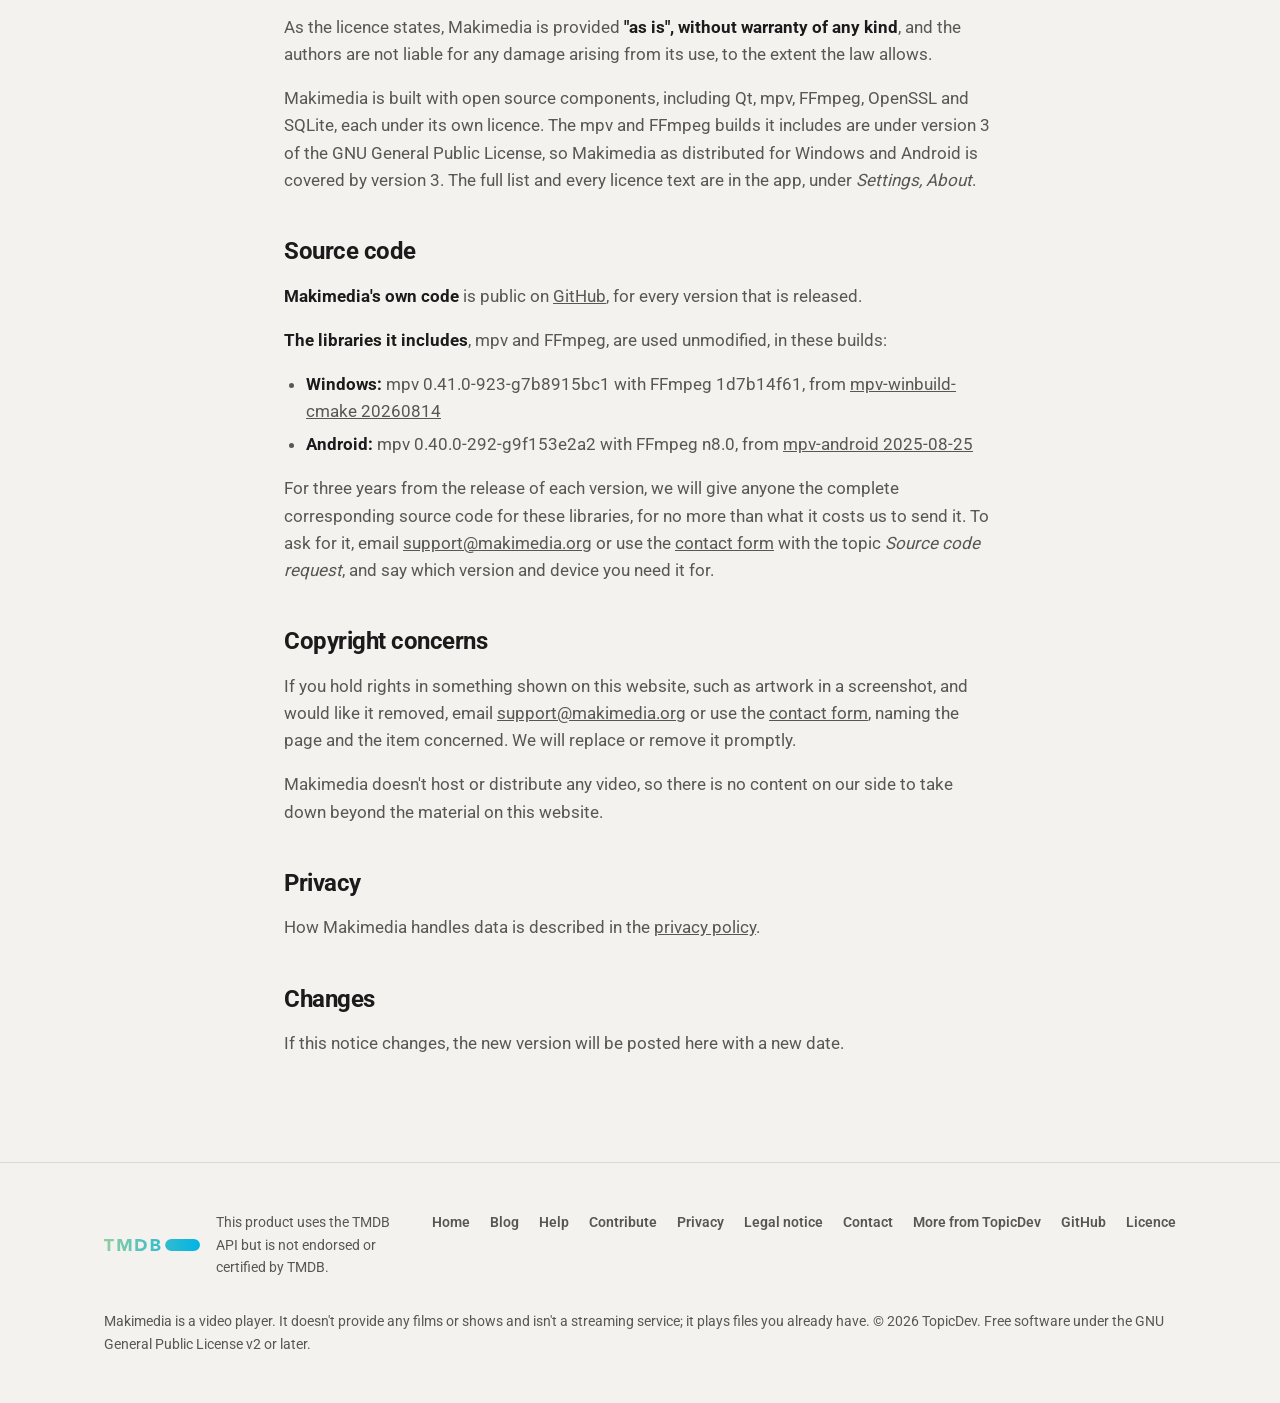
<file: legal.html>
<!DOCTYPE html>
<html lang="en">
<head>
  <meta charset="utf-8">
  <meta name="viewport" content="width=device-width, initial-scale=1">
  <title>Legal notice - Makimedia</title>
  <meta name="description" content="What Makimedia is and isn't, your responsibility for the files you play, trademarks, licence and how to reach us about copyright.">
  <meta name="theme-color" content="#1F1F1F">
  <link rel="canonical" href="https://makimedia.org/legal.html">
  <meta property="og:type" content="website">
  <meta property="og:site_name" content="Makimedia">
  <meta property="og:title" content="Makimedia legal notice">
  <meta property="og:description" content="What Makimedia is and isn't, your responsibility for the files you play, trademarks, licences, source code and how to reach us about copyright.">
  <meta property="og:url" content="https://makimedia.org/legal.html">
  <meta property="og:image" content="https://makimedia.org/assets/share.png">
  <meta property="og:image:width" content="1200">
  <meta property="og:image:height" content="630">
  <meta name="twitter:card" content="summary_large_image">
  <link rel="icon" type="image/png" sizes="32x32" href="assets/favicon-32.png">
  <link rel="apple-touch-icon" href="assets/apple-touch-icon.png">
  <link rel="stylesheet" href="style.css?v=29">
</head>
<body>

<header class="site-header">
  <div class="wrap">
    <a class="brand" href="index.html">
      <img src="assets/logo-68.png" width="34" height="34" alt="">
      Makimedia
    </a>
    <nav class="nav" id="site-nav" aria-label="Main">
      <a href="index.html#features">Features</a>
      <a href="blog.html">Blog</a>
      <a href="help.html">Help</a>
      <a href="contribute.html">Contribute</a>
      <a href="contact.html">Contact</a>
      <a class="nav-github" href="https://github.com/Ognjen14/Makimedia" target="_blank" rel="noopener"><span class="ico i-github" aria-hidden="true"></span><span class="nav-github-label">GitHub</span></a>
    </nav>
    <div class="header-actions">
      <a class="nav-cta" href="index.html#download"><span class="ico i-download" aria-hidden="true"></span>Download</a>
      <button class="menu-toggle" type="button" aria-expanded="false" aria-controls="site-nav" aria-label="Open menu"><span class="ico i-menu icon-open" aria-hidden="true"></span><span class="ico i-close icon-close" aria-hidden="true"></span></button>
    </div>
  </div>
</header>

<main class="doc wrap">
  <h1>Legal notice</h1>
  <p class="updated">Last updated 27 September 2026</p>

  <div class="summary">
    <p><strong>In short:</strong> Makimedia is a video player. It doesn't provide, sell, host or stream any films or shows, and it isn't connected to any streaming service. It plays video files you already have, and you are responsible for having the right to use them.</p>
  </div>

  <h2>A player, not a streaming service</h2>
  <p>Makimedia is free, open source software made by TopicDev for Windows, Android and Android TV. It organises and plays video files that are already stored on your own devices and drives.</p>
  <ul>
    <li>Makimedia has <strong>no catalogue</strong> of films or shows, and it doesn't provide, sell, rent or give away any.</li>
    <li>It doesn't <strong>host video</strong> or stream anything over the internet. When you stream from your PC, the video goes directly between your own devices on your own home network.</li>
    <li>It doesn't <strong>find, download or share</strong> videos, and it has no feature for doing so.</li>
    <li>It is <strong>not affiliated</strong> with Netflix, Prime Video, Disney+ or any other streaming service, and doesn't connect to them.</li>
  </ul>

  <h2>Your responsibility</h2>
  <p>You choose which files Makimedia plays and streams. Only use it with videos you own or otherwise have the right to watch and copy, and follow the law where you live. TopicDev has no control over, and no knowledge of, the files anyone plays with Makimedia.</p>

  <h2>Posters, artwork and screenshots</h2>
  <p>Film and show titles, posters, backdrops, cast photos and descriptions that Makimedia displays come from <a href="https://www.themoviedb.org/" target="_blank" rel="noopener">TMDB</a> and belong to their respective owners. This product uses the TMDB API but is not endorsed or certified by TMDB.</p>
  <p>The screenshots on this website show Makimedia with a sample library. The titles and artwork visible in them belong to their owners and appear only to illustrate how Makimedia displays a library. They don't mean that Makimedia provides those titles or that their owners endorse Makimedia.</p>

  <h2>Trademarks</h2>
  <p>Netflix, Prime Video, Disney+, Microsoft, Windows, Microsoft Store, Google, Android, Android TV, Google Play, TMDB and OpenSubtitles are trademarks of their respective owners. They are named here only to describe what Makimedia is compatible with or unrelated to, and their use doesn't imply any affiliation or endorsement.</p>

  <h2>Licence and warranty</h2>
  <p>Makimedia is free software, released under the <a href="https://github.com/Ognjen14/Makimedia/blob/main/LICENSE" target="_blank" rel="noopener">GNU General Public License, version 2 or later</a>. You may use, study, share and change it under the terms of that licence.</p>
  <p>As the licence states, Makimedia is provided <strong>"as is", without warranty of any kind</strong>, and the authors are not liable for any damage arising from its use, to the extent the law allows.</p>
  <p>Makimedia is built with open source components, including Qt, mpv, FFmpeg, OpenSSL and SQLite, each under its own licence. The mpv and FFmpeg builds it includes are under version 3 of the GNU General Public License, so Makimedia as distributed for Windows and Android is covered by version 3. The full list and every licence text are in the app, under <em>Settings, About</em>.</p>

  <h2 id="source-code">Source code</h2>
  <p><strong>Makimedia's own code</strong> is public on <a href="https://github.com/Ognjen14/Makimedia" target="_blank" rel="noopener">GitHub</a>, for every version that is released.</p>
  <p><strong>The libraries it includes</strong>, mpv and FFmpeg, are used unmodified, in these builds:</p>
  <ul>
    <li><strong>Windows:</strong> mpv 0.41.0-923-g7b8915bc1 with FFmpeg 1d7b14f61, from <a href="https://github.com/shinchiro/mpv-winbuild-cmake/releases/tag/20260814" target="_blank" rel="noopener">mpv-winbuild-cmake 20260814</a></li>
    <li><strong>Android:</strong> mpv 0.40.0-292-g9f153e2a2 with FFmpeg n8.0, from <a href="https://github.com/mpv-android/mpv-android/releases/tag/2025-08-25" target="_blank" rel="noopener">mpv-android 2025-08-25</a></li>
  </ul>
  <p>For three years from the release of each version, we will give anyone the complete corresponding source code for these libraries, for no more than what it costs us to send it. To ask for it, email <a href="mailto:support@makimedia.org">support@makimedia.org</a> or use the <a href="contact.html">contact form</a> with the topic <em>Source code request</em>, and say which version and device you need it for.</p>

  <h2>Copyright concerns</h2>
  <p>If you hold rights in something shown on this website, such as artwork in a screenshot, and would like it removed, email <a href="mailto:support@makimedia.org">support@makimedia.org</a> or use the <a href="contact.html">contact form</a>, naming the page and the item concerned. We will replace or remove it promptly.</p>
  <p>Makimedia doesn't host or distribute any video, so there is no content on our side to take down beyond the material on this website.</p>

  <h2>Privacy</h2>
  <p>How Makimedia handles data is described in the <a href="privacy.html">privacy policy</a>.</p>

  <h2>Changes</h2>
  <p>If this notice changes, the new version will be posted here with a new date.</p>
</main>

<footer class="site-footer">
  <div class="wrap">
    <div class="tmdb">
      <img src="assets/tmdb-logo.svg" alt="TMDB">
      <p>This product uses the TMDB API but is not endorsed or certified by TMDB.</p>
    </div>
    <nav class="footer-links">
      <a href="index.html">Home</a>
      <a href="blog.html">Blog</a>
      <a href="help.html">Help</a>
      <a href="contribute.html">Contribute</a>
      <a href="privacy.html">Privacy</a>
      <a href="legal.html" aria-current="page">Legal notice</a>
      <a href="contact.html">Contact</a>
      <a href="https://topicdev.com/" target="_blank" rel="noopener">More from TopicDev</a>
      <a href="https://github.com/Ognjen14/Makimedia" target="_blank" rel="noopener">GitHub</a>
      <a href="https://github.com/Ognjen14/Makimedia/blob/main/LICENSE" target="_blank" rel="noopener">Licence</a>
    </nav>
    <p class="copyright">Makimedia is a video player. It doesn't provide any films or shows and isn't a streaming service; it plays files you already have. &copy; 2026 TopicDev. Free software under the GNU General Public License v2 or later.</p>
  </div>
</footer>

<script src="nav.js?v=2"></script>
</body>
</html>
</file>
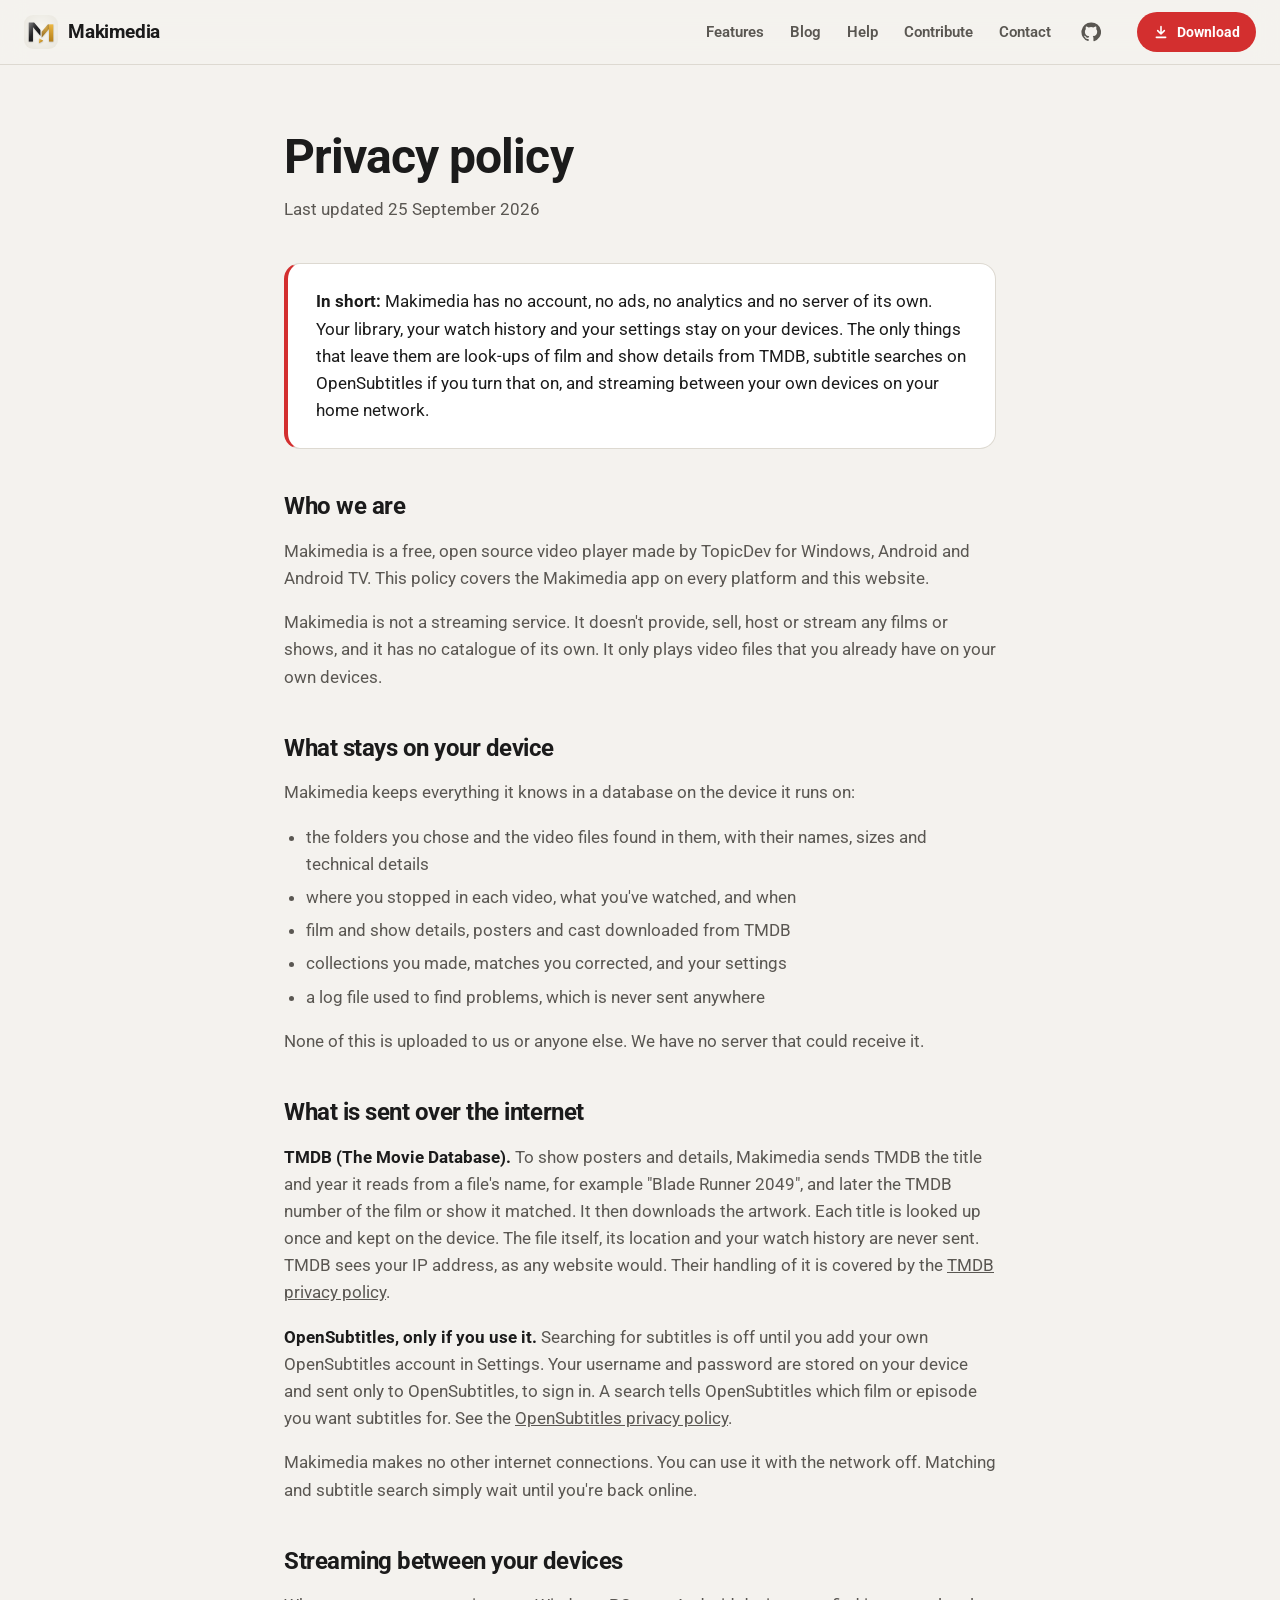
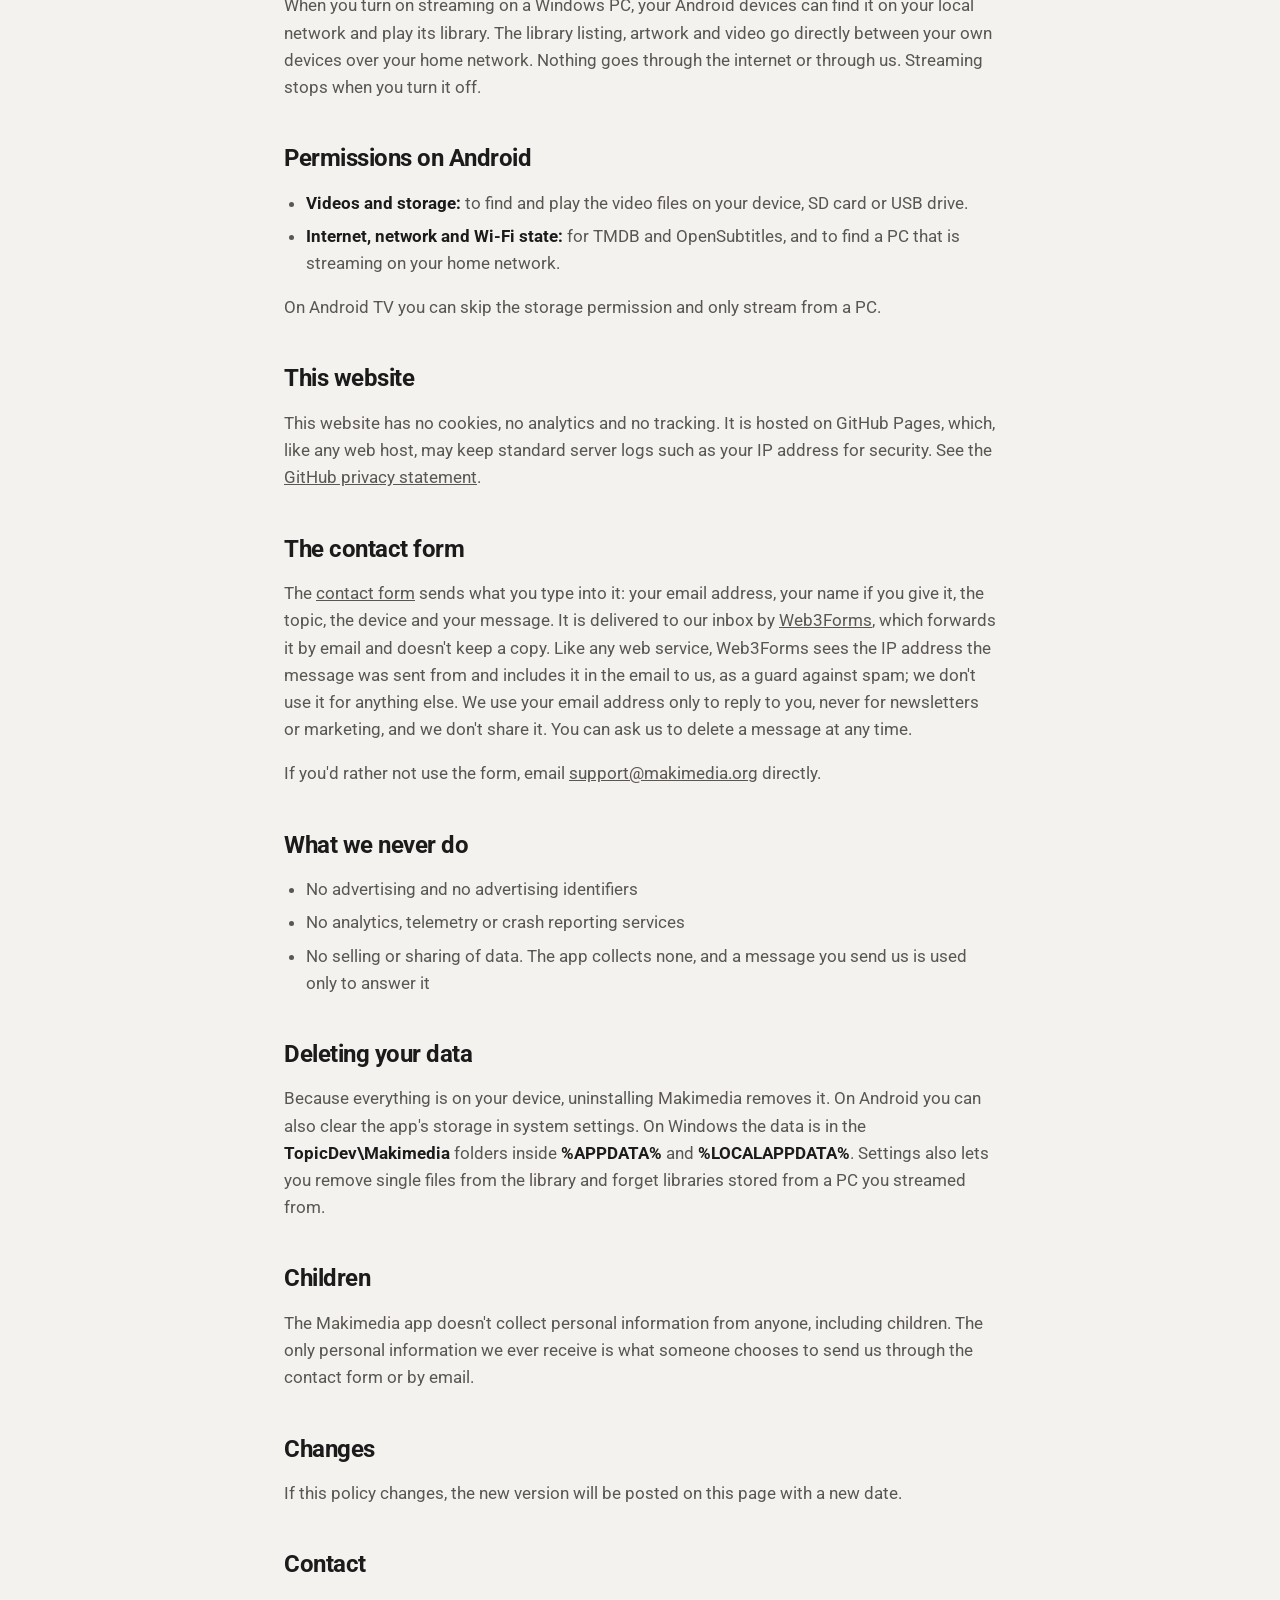
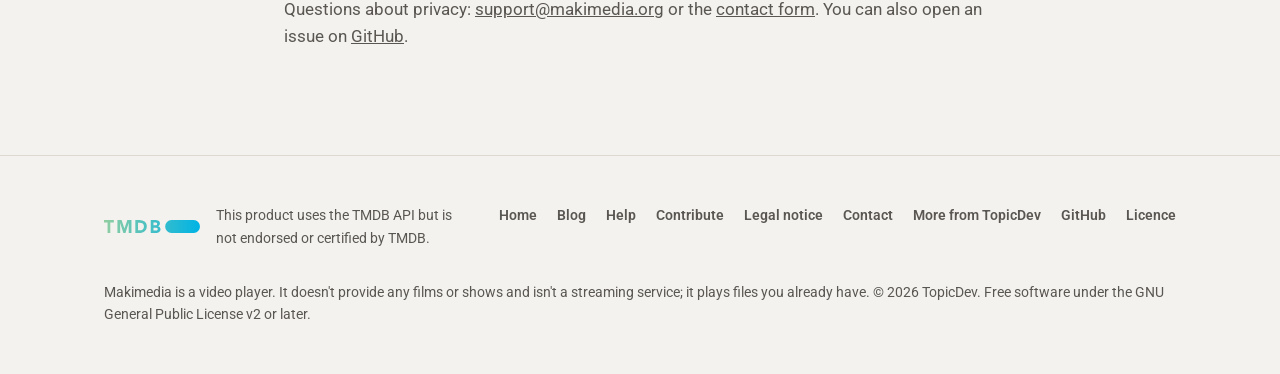
<file: privacy.html>
<!DOCTYPE html>
<html lang="en">
<head>
  <meta charset="utf-8">
  <meta name="viewport" content="width=device-width, initial-scale=1">
  <title>Privacy policy - Makimedia</title>
  <meta name="description" content="What Makimedia sends over the network, what stays on your device, and what it never collects.">
  <meta name="theme-color" content="#1F1F1F">
  <link rel="canonical" href="https://makimedia.org/privacy.html">
  <meta property="og:type" content="website">
  <meta property="og:site_name" content="Makimedia">
  <meta property="og:title" content="Makimedia privacy policy">
  <meta property="og:description" content="What Makimedia sends over the network, what stays on your device, and what it never collects.">
  <meta property="og:url" content="https://makimedia.org/privacy.html">
  <meta property="og:image" content="https://makimedia.org/assets/share.png">
  <meta property="og:image:width" content="1200">
  <meta property="og:image:height" content="630">
  <meta name="twitter:card" content="summary_large_image">
  <link rel="icon" type="image/png" sizes="32x32" href="assets/favicon-32.png">
  <link rel="apple-touch-icon" href="assets/apple-touch-icon.png">
  <link rel="stylesheet" href="style.css?v=29">
</head>
<body>

<header class="site-header">
  <div class="wrap">
    <a class="brand" href="index.html">
      <img src="assets/logo-68.png" width="34" height="34" alt="">
      Makimedia
    </a>
    <nav class="nav" id="site-nav" aria-label="Main">
      <a href="index.html#features">Features</a>
      <a href="blog.html">Blog</a>
      <a href="help.html">Help</a>
      <a href="contribute.html">Contribute</a>
      <a href="contact.html">Contact</a>
      <a class="nav-github" href="https://github.com/Ognjen14/Makimedia" target="_blank" rel="noopener"><span class="ico i-github" aria-hidden="true"></span><span class="nav-github-label">GitHub</span></a>
    </nav>
    <div class="header-actions">
      <a class="nav-cta" href="index.html#download"><span class="ico i-download" aria-hidden="true"></span>Download</a>
      <button class="menu-toggle" type="button" aria-expanded="false" aria-controls="site-nav" aria-label="Open menu"><span class="ico i-menu icon-open" aria-hidden="true"></span><span class="ico i-close icon-close" aria-hidden="true"></span></button>
    </div>
  </div>
</header>

<main class="doc wrap">
  <h1>Privacy policy</h1>
  <p class="updated">Last updated 25 September 2026</p>

  <div class="summary">
    <p><strong>In short:</strong> Makimedia has no account, no ads, no analytics and no server of its own. Your library, your watch history and your settings stay on your devices. The only things that leave them are look-ups of film and show details from TMDB, subtitle searches on OpenSubtitles if you turn that on, and streaming between your own devices on your home network.</p>
  </div>

  <h2>Who we are</h2>
  <p>Makimedia is a free, open source video player made by TopicDev for Windows, Android and Android TV. This policy covers the Makimedia app on every platform and this website.</p>
  <p>Makimedia is not a streaming service. It doesn't provide, sell, host or stream any films or shows, and it has no catalogue of its own. It only plays video files that you already have on your own devices.</p>

  <h2>What stays on your device</h2>
  <p>Makimedia keeps everything it knows in a database on the device it runs on:</p>
  <ul>
    <li>the folders you chose and the video files found in them, with their names, sizes and technical details</li>
    <li>where you stopped in each video, what you've watched, and when</li>
    <li>film and show details, posters and cast downloaded from TMDB</li>
    <li>collections you made, matches you corrected, and your settings</li>
    <li>a log file used to find problems, which is never sent anywhere</li>
  </ul>
  <p>None of this is uploaded to us or anyone else. We have no server that could receive it.</p>

  <h2>What is sent over the internet</h2>
  <p><strong>TMDB (The Movie Database).</strong> To show posters and details, Makimedia sends TMDB the title and year it reads from a file's name, for example "Blade Runner 2049", and later the TMDB number of the film or show it matched. It then downloads the artwork. Each title is looked up once and kept on the device. The file itself, its location and your watch history are never sent. TMDB sees your IP address, as any website would. Their handling of it is covered by the <a href="https://www.themoviedb.org/privacy-policy" target="_blank" rel="noopener">TMDB privacy policy</a>.</p>
  <p><strong>OpenSubtitles, only if you use it.</strong> Searching for subtitles is off until you add your own OpenSubtitles account in Settings. Your username and password are stored on your device and sent only to OpenSubtitles, to sign in. A search tells OpenSubtitles which film or episode you want subtitles for. See the <a href="https://www.opensubtitles.com/en/privacy" target="_blank" rel="noopener">OpenSubtitles privacy policy</a>.</p>
  <p>Makimedia makes no other internet connections. You can use it with the network off. Matching and subtitle search simply wait until you're back online.</p>

  <h2>Streaming between your devices</h2>
  <p>When you turn on streaming on a Windows PC, your Android devices can find it on your local network and play its library. The library listing, artwork and video go directly between your own devices over your home network. Nothing goes through the internet or through us. Streaming stops when you turn it off.</p>

  <h2>Permissions on Android</h2>
  <ul>
    <li><strong>Videos and storage:</strong> to find and play the video files on your device, SD card or USB drive.</li>
    <li><strong>Internet, network and Wi-Fi state:</strong> for TMDB and OpenSubtitles, and to find a PC that is streaming on your home network.</li>
  </ul>
  <p>On Android TV you can skip the storage permission and only stream from a PC.</p>

  <h2>This website</h2>
  <p>This website has no cookies, no analytics and no tracking. It is hosted on GitHub Pages, which, like any web host, may keep standard server logs such as your IP address for security. See the <a href="https://docs.github.com/en/site-policy/privacy-policies/github-general-privacy-statement" target="_blank" rel="noopener">GitHub privacy statement</a>.</p>

  <h2 id="contact-form">The contact form</h2>
  <p>The <a href="contact.html">contact form</a> sends what you type into it: your email address, your name if you give it, the topic, the device and your message. It is delivered to our inbox by <a href="https://web3forms.com/" target="_blank" rel="noopener">Web3Forms</a>, which forwards it by email and doesn't keep a copy. Like any web service, Web3Forms sees the IP address the message was sent from and includes it in the email to us, as a guard against spam; we don't use it for anything else. We use your email address only to reply to you, never for newsletters or marketing, and we don't share it. You can ask us to delete a message at any time.</p>
  <p>If you'd rather not use the form, email <a href="mailto:support@makimedia.org">support@makimedia.org</a> directly.</p>

  <h2>What we never do</h2>
  <ul>
    <li>No advertising and no advertising identifiers</li>
    <li>No analytics, telemetry or crash reporting services</li>
    <li>No selling or sharing of data. The app collects none, and a message you send us is used only to answer it</li>
  </ul>

  <h2>Deleting your data</h2>
  <p>Because everything is on your device, uninstalling Makimedia removes it. On Android you can also clear the app's storage in system settings. On Windows the data is in the <strong>TopicDev\Makimedia</strong> folders inside <strong>%APPDATA%</strong> and <strong>%LOCALAPPDATA%</strong>. Settings also lets you remove single files from the library and forget libraries stored from a PC you streamed from.</p>

  <h2>Children</h2>
  <p>The Makimedia app doesn't collect personal information from anyone, including children. The only personal information we ever receive is what someone chooses to send us through the contact form or by email.</p>

  <h2>Changes</h2>
  <p>If this policy changes, the new version will be posted on this page with a new date.</p>

  <h2>Contact</h2>
  <p>Questions about privacy: <a href="mailto:support@makimedia.org">support@makimedia.org</a> or the <a href="contact.html">contact form</a>. You can also open an issue on <a href="https://github.com/Ognjen14/Makimedia" target="_blank" rel="noopener">GitHub</a>.</p>
</main>

<footer class="site-footer">
  <div class="wrap">
    <div class="tmdb">
      <img src="assets/tmdb-logo.svg" alt="TMDB">
      <p>This product uses the TMDB API but is not endorsed or certified by TMDB.</p>
    </div>
    <nav class="footer-links">
      <a href="index.html">Home</a>
      <a href="blog.html">Blog</a>
      <a href="help.html">Help</a>
      <a href="contribute.html">Contribute</a>
      <a href="legal.html">Legal notice</a>
      <a href="contact.html">Contact</a>
      <a href="https://topicdev.com/" target="_blank" rel="noopener">More from TopicDev</a>
      <a href="https://github.com/Ognjen14/Makimedia" target="_blank" rel="noopener">GitHub</a>
      <a href="https://github.com/Ognjen14/Makimedia/blob/main/LICENSE" target="_blank" rel="noopener">Licence</a>
    </nav>
    <p class="copyright">Makimedia is a video player. It doesn't provide any films or shows and isn't a streaming service; it plays files you already have. &copy; 2026 TopicDev. Free software under the GNU General Public License v2 or later.</p>
  </div>
</footer>

<script src="nav.js?v=2"></script>
</body>
</html>
</file>
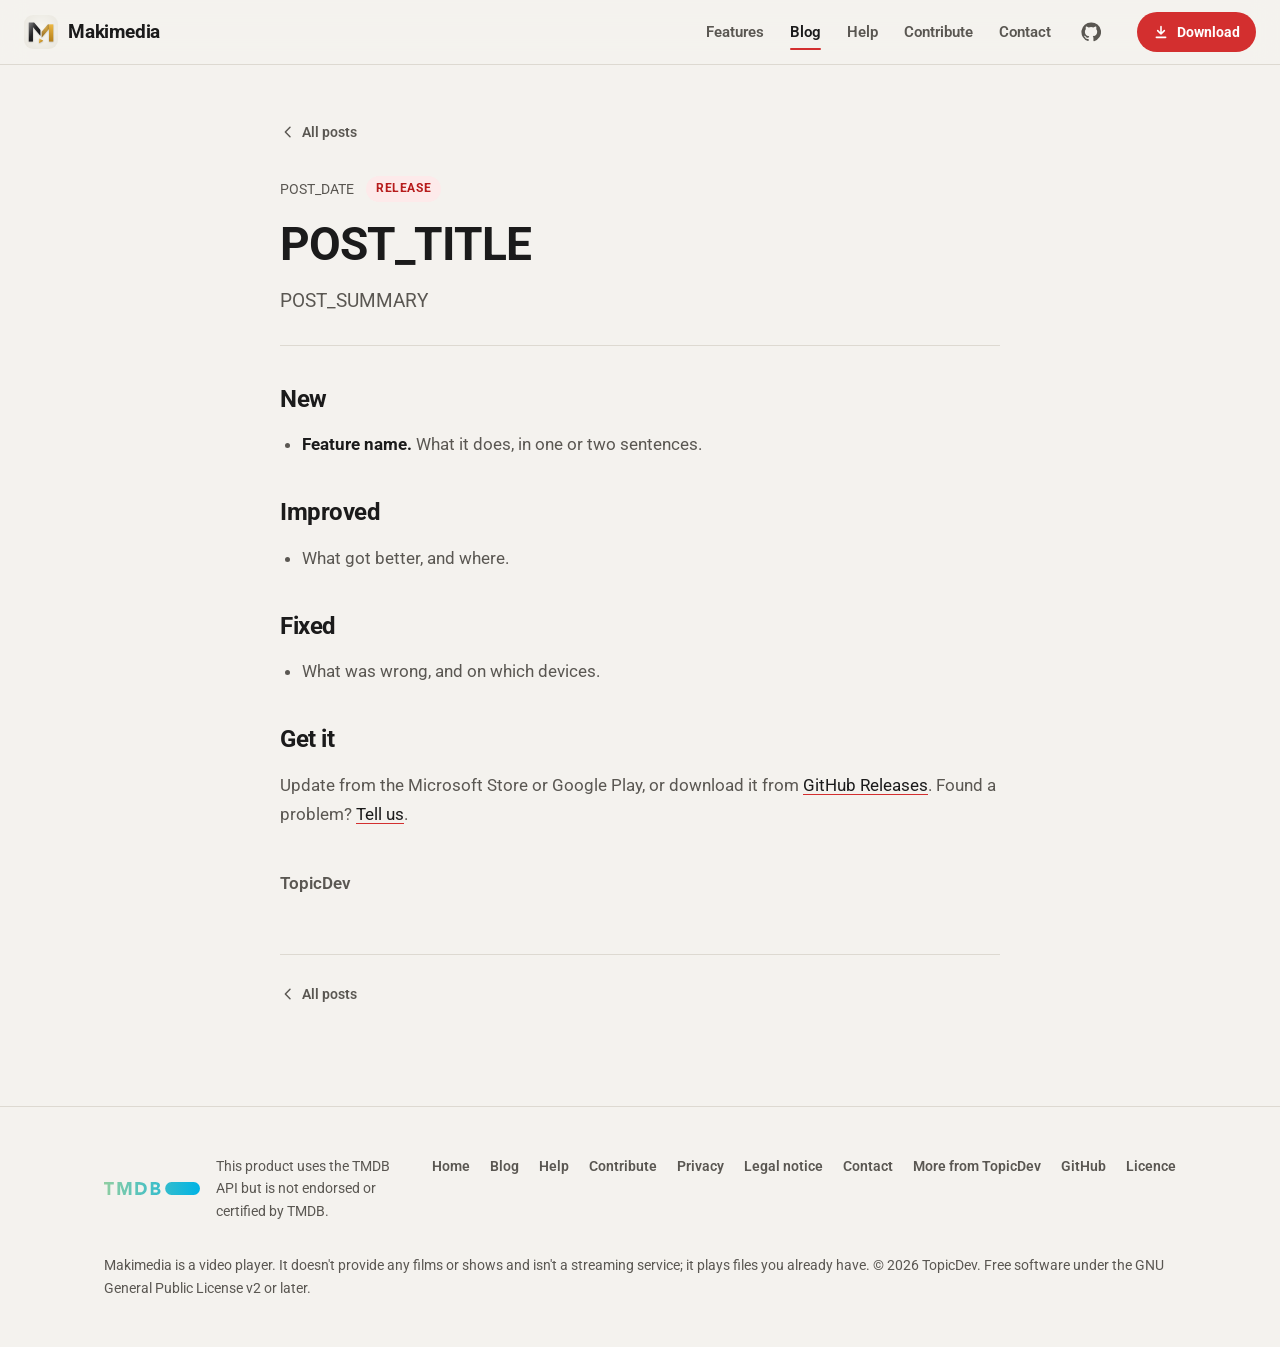
<file: blog/_post-template.html>
<!DOCTYPE html>
<html lang="en">
<head>
  <meta charset="utf-8">
  <meta name="viewport" content="width=device-width, initial-scale=1">
  <title>POST_TITLE - Makimedia blog</title>
  <meta name="description" content="POST_SUMMARY">
  <meta name="theme-color" content="#1F1F1F">
  <meta property="og:title" content="POST_TITLE">
  <meta property="og:description" content="POST_SUMMARY">
  <meta property="og:type" content="article">
  <meta property="og:site_name" content="Makimedia">
  <meta property="og:url" content="https://makimedia.org/blog/POST_FILE.html">
  <meta property="og:image" content="https://makimedia.org/assets/share.png">
  <meta property="og:image:width" content="1200">
  <meta property="og:image:height" content="630">
  <meta name="twitter:card" content="summary_large_image">
  <link rel="canonical" href="https://makimedia.org/blog/POST_FILE.html">
  <link rel="icon" type="image/png" sizes="32x32" href="../assets/favicon-32.png">
  <link rel="apple-touch-icon" href="../assets/apple-touch-icon.png">
  <link rel="alternate" type="application/rss+xml" title="Makimedia blog" href="https://makimedia.org/feed.xml">
  <link rel="stylesheet" href="../style.css?v=29">
</head>
<body>

<header class="site-header">
  <div class="wrap">
    <a class="brand" href="../index.html">
      <img src="../assets/logo-68.png" width="34" height="34" alt="">
      Makimedia
    </a>
    <nav class="nav" id="site-nav" aria-label="Main">
      <a href="../index.html#features">Features</a>
      <a href="../blog.html" aria-current="page">Blog</a>
      <a href="../help.html">Help</a>
      <a href="../contribute.html">Contribute</a>
      <a href="../contact.html">Contact</a>
      <a class="nav-github" href="https://github.com/Ognjen14/Makimedia" target="_blank" rel="noopener"><span class="ico i-github" aria-hidden="true"></span><span class="nav-github-label">GitHub</span></a>
    </nav>
    <div class="header-actions">
      <a class="nav-cta" href="../index.html#download"><span class="ico i-download" aria-hidden="true"></span>Download</a>
      <button class="menu-toggle" type="button" aria-expanded="false" aria-controls="site-nav" aria-label="Open menu"><span class="ico i-menu icon-open" aria-hidden="true"></span><span class="ico i-close icon-close" aria-hidden="true"></span></button>
    </div>
  </div>
</header>

<main class="wrap">
  <article class="post">
    <a class="back-link" href="../blog.html">
      <span class="ico i-arrow-left" aria-hidden="true"></span>
      All posts
    </a>

    <header class="post-header">
      <div class="post-meta">
        <time datetime="POST_DATE_ISO">POST_DATE</time>
        <span class="post-tag">Release</span>
      </div>
      <h1>POST_TITLE</h1>
      <p class="post-lead">POST_SUMMARY</p>
    </header>

    <div class="post-body">
      <h2>New</h2>
      <ul>
        <li><strong>Feature name.</strong> What it does, in one or two sentences.</li>
      </ul>

      <h2>Improved</h2>
      <ul>
        <li>What got better, and where.</li>
      </ul>

      <h2>Fixed</h2>
      <ul>
        <li>What was wrong, and on which devices.</li>
      </ul>

      <h2>Get it</h2>
      <p>Update from the Microsoft Store or Google Play, or download it from <a href="https://github.com/Ognjen14/Makimedia/releases" target="_blank" rel="noopener">GitHub Releases</a>. Found a problem? <a href="../contribute.html#bugs">Tell us</a>.</p>

      <p class="post-sign">TopicDev</p>
    </div>

    <footer class="post-footer">
      <a class="back-link" href="../blog.html">
        <span class="ico i-arrow-left" aria-hidden="true"></span>
        All posts
      </a>
    </footer>
  </article>
</main>

<footer class="site-footer">
  <div class="wrap">
    <div class="tmdb">
      <img src="../assets/tmdb-logo.svg" alt="TMDB">
      <p>This product uses the TMDB API but is not endorsed or certified by TMDB.</p>
    </div>
    <nav class="footer-links">
      <a href="../index.html">Home</a>
      <a href="../blog.html">Blog</a>
      <a href="../help.html">Help</a>
      <a href="../contribute.html">Contribute</a>
      <a href="../privacy.html">Privacy</a>
      <a href="../legal.html">Legal notice</a>
      <a href="../contact.html">Contact</a>
      <a href="https://topicdev.com/" target="_blank" rel="noopener">More from TopicDev</a>
      <a href="https://github.com/Ognjen14/Makimedia" target="_blank" rel="noopener">GitHub</a>
      <a href="https://github.com/Ognjen14/Makimedia/blob/main/LICENSE" target="_blank" rel="noopener">Licence</a>
    </nav>
    <p class="copyright">Makimedia is a video player. It doesn't provide any films or shows and isn't a streaming service; it plays files you already have. &copy; 2026 TopicDev. Free software under the GNU General Public License v2 or later.</p>
  </div>
</footer>

<script src="../nav.js?v=2"></script>
</body>
</html>
</file>
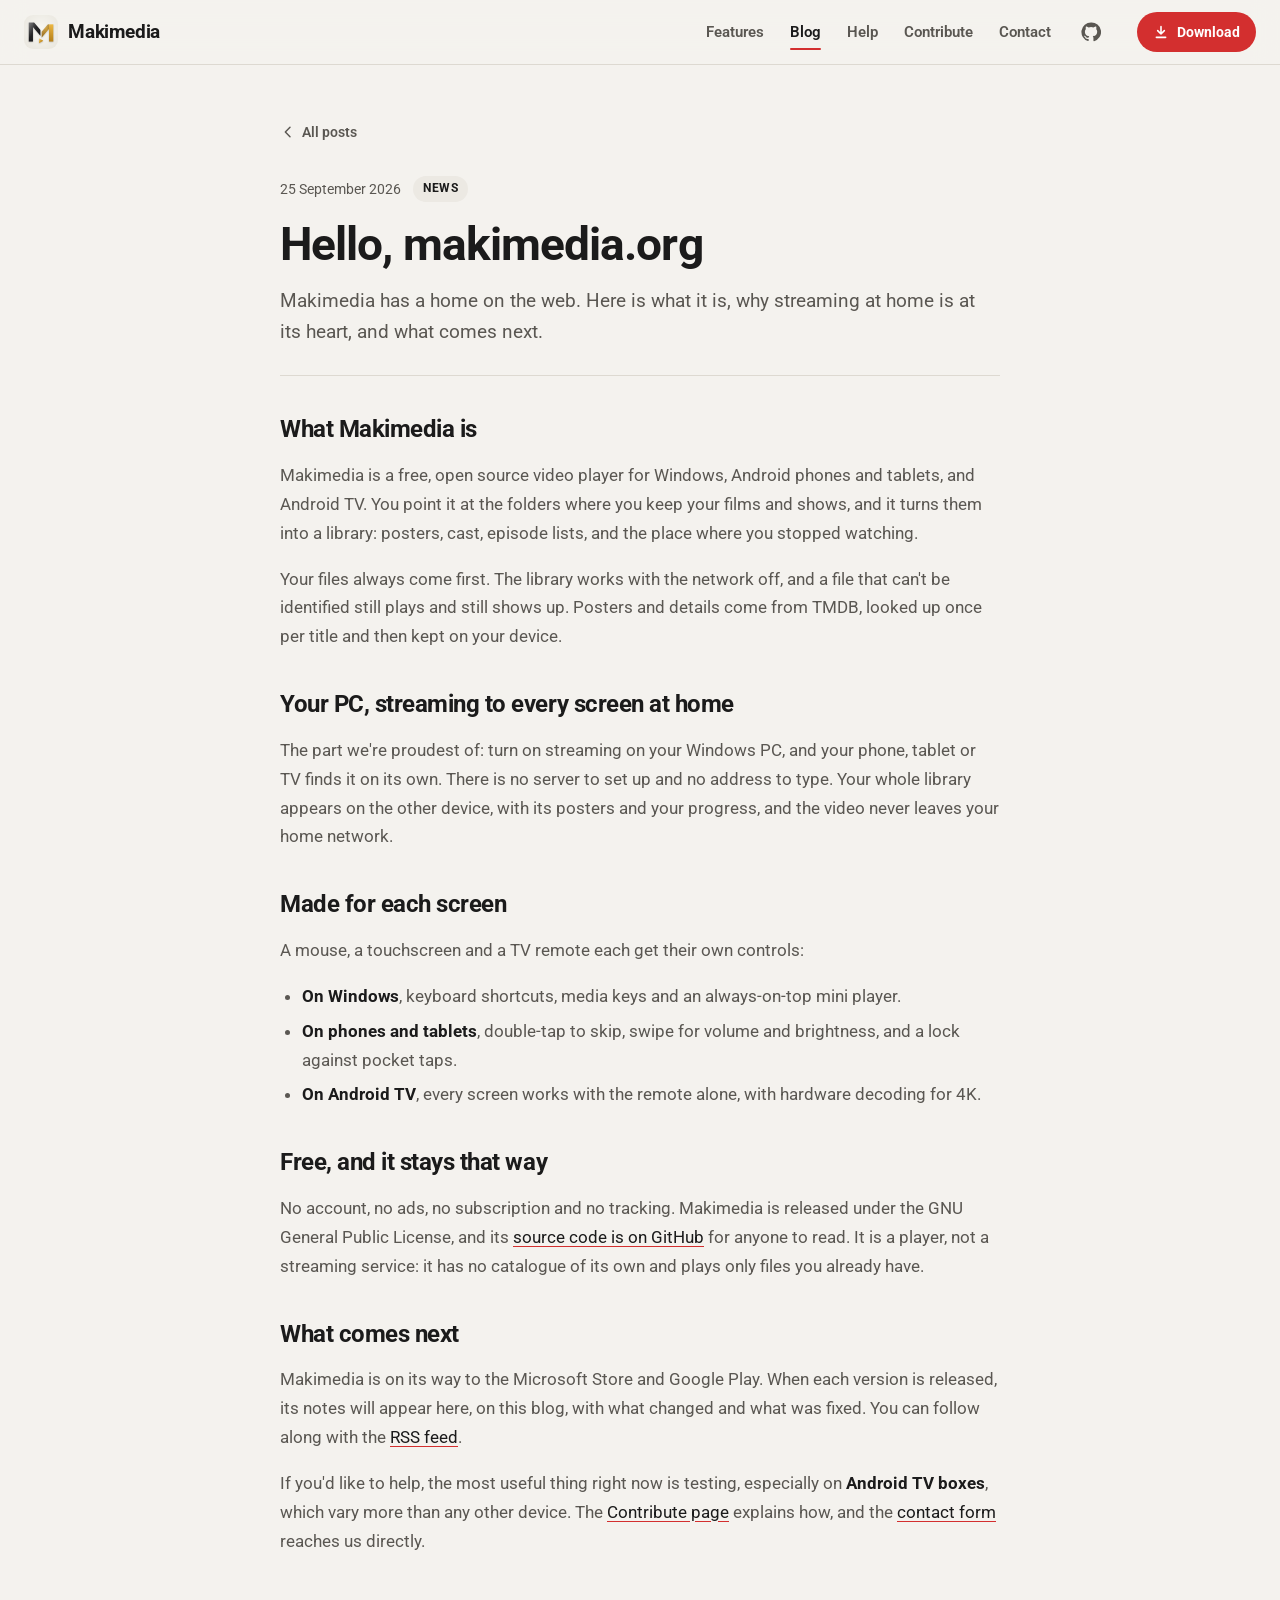
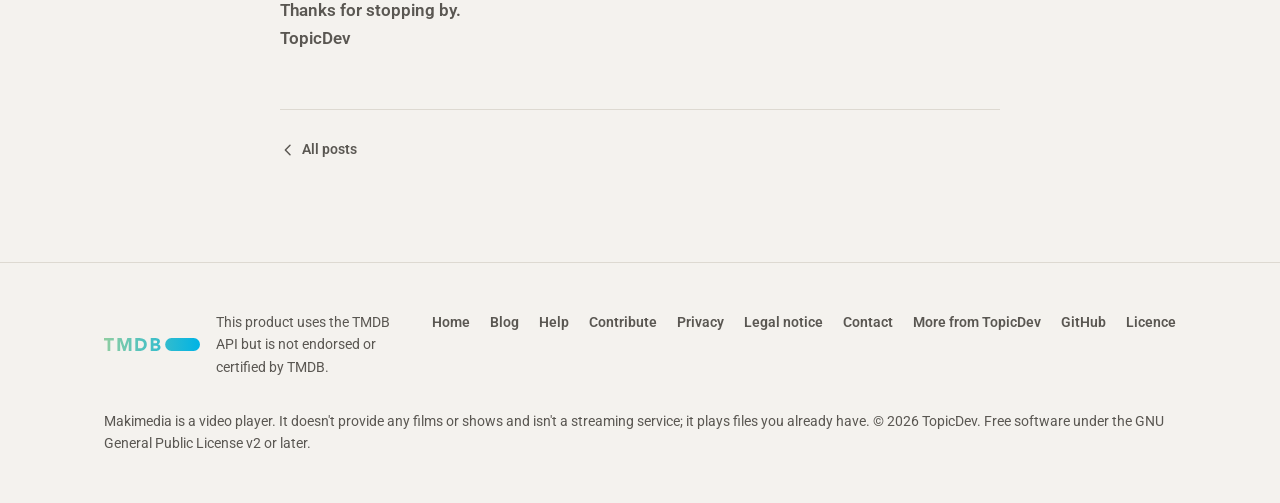
<file: blog/hello-makimedia.html>
<!DOCTYPE html>
<html lang="en">
<head>
  <meta charset="utf-8">
  <meta name="viewport" content="width=device-width, initial-scale=1">
  <title>Hello, makimedia.org - Makimedia blog</title>
  <meta name="description" content="Makimedia has a home on the web. What it is, why streaming at home is at its heart, and what comes next.">
  <meta name="theme-color" content="#1F1F1F">
  <meta property="og:title" content="Hello, makimedia.org">
  <meta property="og:description" content="Makimedia has a home on the web. What it is, why streaming at home is at its heart, and what comes next.">
  <meta property="og:type" content="article">
  <meta property="og:site_name" content="Makimedia">
  <meta property="og:url" content="https://makimedia.org/blog/hello-makimedia.html">
  <meta property="og:image" content="https://makimedia.org/assets/share.png">
  <meta property="og:image:width" content="1200">
  <meta property="og:image:height" content="630">
  <meta name="twitter:card" content="summary_large_image">
  <link rel="canonical" href="https://makimedia.org/blog/hello-makimedia.html">
  <link rel="icon" type="image/png" sizes="32x32" href="../assets/favicon-32.png">
  <link rel="apple-touch-icon" href="../assets/apple-touch-icon.png">
  <link rel="alternate" type="application/rss+xml" title="Makimedia blog" href="https://makimedia.org/feed.xml">
  <link rel="stylesheet" href="../style.css?v=29">
</head>
<body>

<header class="site-header">
  <div class="wrap">
    <a class="brand" href="../index.html">
      <img src="../assets/logo-68.png" width="34" height="34" alt="">
      Makimedia
    </a>
    <nav class="nav" id="site-nav" aria-label="Main">
      <a href="../index.html#features">Features</a>
      <a href="../blog.html" aria-current="page">Blog</a>
      <a href="../help.html">Help</a>
      <a href="../contribute.html">Contribute</a>
      <a href="../contact.html">Contact</a>
      <a class="nav-github" href="https://github.com/Ognjen14/Makimedia" target="_blank" rel="noopener"><span class="ico i-github" aria-hidden="true"></span><span class="nav-github-label">GitHub</span></a>
    </nav>
    <div class="header-actions">
      <a class="nav-cta" href="../index.html#download"><span class="ico i-download" aria-hidden="true"></span>Download</a>
      <button class="menu-toggle" type="button" aria-expanded="false" aria-controls="site-nav" aria-label="Open menu"><span class="ico i-menu icon-open" aria-hidden="true"></span><span class="ico i-close icon-close" aria-hidden="true"></span></button>
    </div>
  </div>
</header>

<main class="wrap">
  <article class="post">
    <a class="back-link" href="../blog.html">
      <span class="ico i-arrow-left" aria-hidden="true"></span>
      All posts
    </a>

    <header class="post-header">
      <div class="post-meta">
        <time datetime="2026-09-25">25 September 2026</time>
        <span class="post-tag news">News</span>
      </div>
      <h1>Hello, makimedia.org</h1>
      <p class="post-lead">Makimedia has a home on the web. Here is what it is, why streaming at home is at its heart, and what comes next.</p>
    </header>

    <div class="post-body">
      <h2>What Makimedia is</h2>
      <p>Makimedia is a free, open source video player for Windows, Android phones and tablets, and Android TV. You point it at the folders where you keep your films and shows, and it turns them into a library: posters, cast, episode lists, and the place where you stopped watching.</p>
      <p>Your files always come first. The library works with the network off, and a file that can't be identified still plays and still shows up. Posters and details come from TMDB, looked up once per title and then kept on your device.</p>

      <h2>Your PC, streaming to every screen at home</h2>
      <p>The part we're proudest of: turn on streaming on your Windows PC, and your phone, tablet or TV finds it on its own. There is no server to set up and no address to type. Your whole library appears on the other device, with its posters and your progress, and the video never leaves your home network.</p>

      <h2>Made for each screen</h2>
      <p>A mouse, a touchscreen and a TV remote each get their own controls:</p>
      <ul>
        <li><strong>On Windows</strong>, keyboard shortcuts, media keys and an always-on-top mini player.</li>
        <li><strong>On phones and tablets</strong>, double-tap to skip, swipe for volume and brightness, and a lock against pocket taps.</li>
        <li><strong>On Android TV</strong>, every screen works with the remote alone, with hardware decoding for 4K.</li>
      </ul>

      <h2>Free, and it stays that way</h2>
      <p>No account, no ads, no subscription and no tracking. Makimedia is released under the GNU General Public License, and its <a href="https://github.com/Ognjen14/Makimedia" target="_blank" rel="noopener">source code is on GitHub</a> for anyone to read. It is a player, not a streaming service: it has no catalogue of its own and plays only files you already have.</p>

      <h2>What comes next</h2>
      <p>Makimedia is on its way to the Microsoft Store and Google Play. When each version is released, its notes will appear here, on this blog, with what changed and what was fixed. You can follow along with the <a href="../feed.xml">RSS feed</a>.</p>
      <p>If you'd like to help, the most useful thing right now is testing, especially on <strong>Android TV boxes</strong>, which vary more than any other device. The <a href="../contribute.html">Contribute page</a> explains how, and the <a href="../contact.html">contact form</a> reaches us directly.</p>

      <p class="post-sign">Thanks for stopping by.<br>TopicDev</p>
    </div>

    <footer class="post-footer">
      <a class="back-link" href="../blog.html">
        <span class="ico i-arrow-left" aria-hidden="true"></span>
        All posts
      </a>
    </footer>
  </article>
</main>

<footer class="site-footer">
  <div class="wrap">
    <div class="tmdb">
      <img src="../assets/tmdb-logo.svg" alt="TMDB">
      <p>This product uses the TMDB API but is not endorsed or certified by TMDB.</p>
    </div>
    <nav class="footer-links">
      <a href="../index.html">Home</a>
      <a href="../blog.html">Blog</a>
      <a href="../help.html">Help</a>
      <a href="../contribute.html">Contribute</a>
      <a href="../privacy.html">Privacy</a>
      <a href="../legal.html">Legal notice</a>
      <a href="../contact.html">Contact</a>
      <a href="https://topicdev.com/" target="_blank" rel="noopener">More from TopicDev</a>
      <a href="https://github.com/Ognjen14/Makimedia" target="_blank" rel="noopener">GitHub</a>
      <a href="https://github.com/Ognjen14/Makimedia/blob/main/LICENSE" target="_blank" rel="noopener">Licence</a>
    </nav>
    <p class="copyright">Makimedia is a video player. It doesn't provide any films or shows and isn't a streaming service; it plays files you already have. &copy; 2026 TopicDev. Free software under the GNU General Public License v2 or later.</p>
  </div>
</footer>

<script src="../nav.js?v=2"></script>
</body>
</html>
</file>
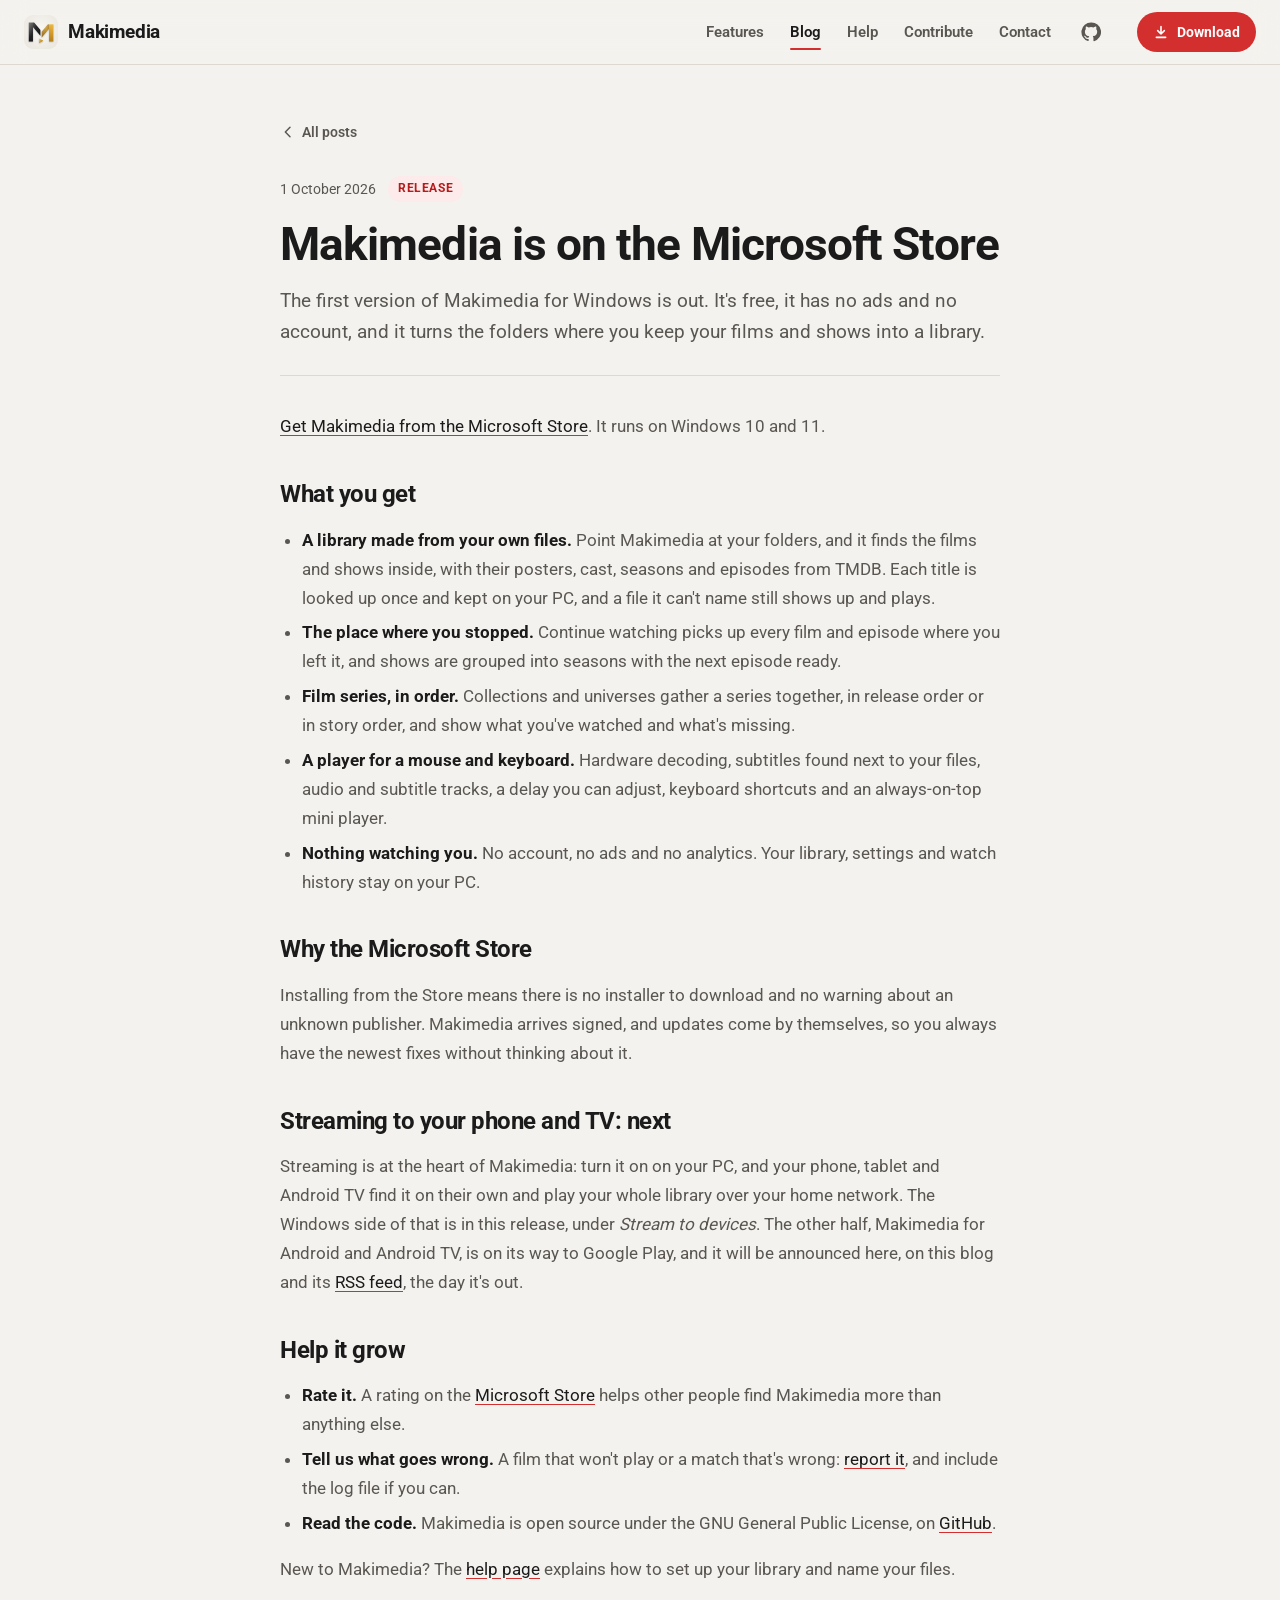
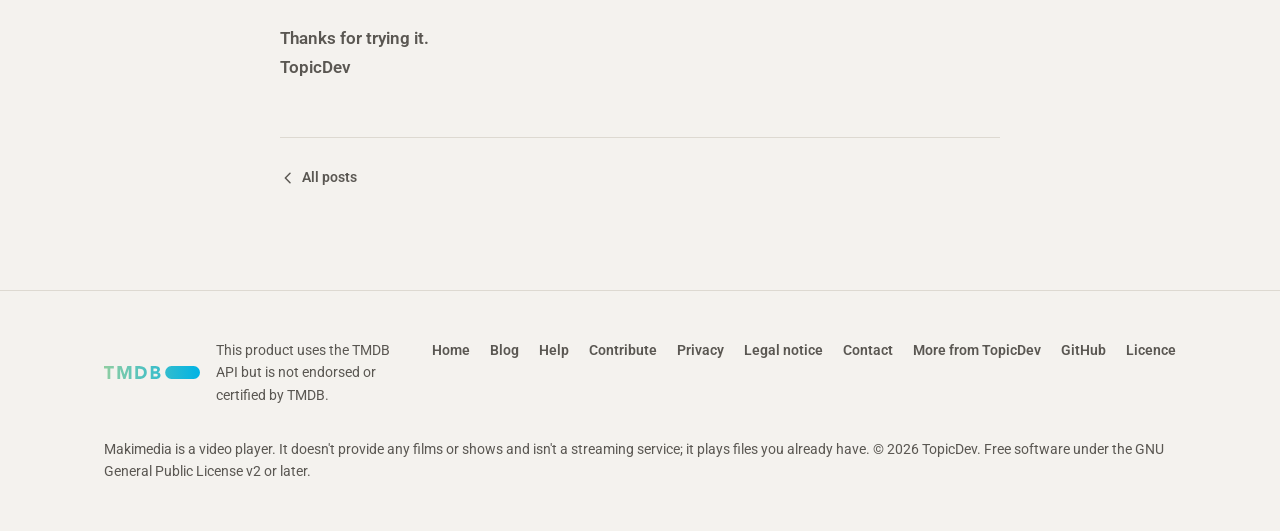
<file: blog/makimedia-on-the-microsoft-store.html>
<!DOCTYPE html>
<html lang="en">
<head>
  <meta charset="utf-8">
  <meta name="viewport" content="width=device-width, initial-scale=1">
  <title>Makimedia is on the Microsoft Store - Makimedia blog</title>
  <meta name="description" content="Makimedia 1.0 for Windows is out on the Microsoft Store: a free video player that turns your folders into a library. Android and Android TV are next.">
  <meta name="theme-color" content="#1F1F1F">
  <meta property="og:title" content="Makimedia is on the Microsoft Store">
  <meta property="og:description" content="Makimedia 1.0 for Windows is out: a free video player that turns your folders into a library. Android and Android TV are next.">
  <meta property="og:type" content="article">
  <meta property="og:site_name" content="Makimedia">
  <meta property="og:url" content="https://makimedia.org/blog/makimedia-on-the-microsoft-store.html">
  <meta property="og:image" content="https://makimedia.org/assets/share.png">
  <meta property="og:image:width" content="1200">
  <meta property="og:image:height" content="630">
  <meta name="twitter:card" content="summary_large_image">
  <link rel="canonical" href="https://makimedia.org/blog/makimedia-on-the-microsoft-store.html">
  <link rel="icon" type="image/png" sizes="32x32" href="../assets/favicon-32.png">
  <link rel="apple-touch-icon" href="../assets/apple-touch-icon.png">
  <link rel="alternate" type="application/rss+xml" title="Makimedia blog" href="https://makimedia.org/feed.xml">
  <link rel="stylesheet" href="../style.css?v=36">
</head>
<body>

<header class="site-header">
  <div class="wrap">
    <a class="brand" href="../index.html">
      <img src="../assets/logo-68.png" width="34" height="34" alt="">
      Makimedia
    </a>
    <nav class="nav" id="site-nav" aria-label="Main">
      <a href="../index.html#features">Features</a>
      <a href="../blog.html" aria-current="page">Blog</a>
      <a href="../help.html">Help</a>
      <a href="../contribute.html">Contribute</a>
      <a href="../contact.html">Contact</a>
      <a class="nav-github" href="https://github.com/Ognjen14/Makimedia" target="_blank" rel="noopener"><span class="ico i-github" aria-hidden="true"></span><span class="nav-github-label">GitHub</span></a>
    </nav>
    <div class="header-actions">
      <a class="nav-cta" href="../index.html#download"><span class="ico i-download" aria-hidden="true"></span>Download</a>
      <button class="menu-toggle" type="button" aria-expanded="false" aria-controls="site-nav" aria-label="Open menu"><span class="ico i-menu icon-open" aria-hidden="true"></span><span class="ico i-close icon-close" aria-hidden="true"></span></button>
    </div>
  </div>
</header>

<main class="wrap">
  <article class="post">
    <a class="back-link" href="../blog.html">
      <span class="ico i-arrow-left" aria-hidden="true"></span>
      All posts
    </a>

    <header class="post-header">
      <div class="post-meta">
        <time datetime="2026-10-01">1 October 2026</time>
        <span class="post-tag">Release</span>
      </div>
      <h1>Makimedia is on the Microsoft Store</h1>
      <p class="post-lead">The first version of Makimedia for Windows is out. It's free, it has no ads and no account, and it turns the folders where you keep your films and shows into a library.</p>
    </header>

    <div class="post-body">
      <p><a href="https://apps.microsoft.com/detail/9p5vgk8g8207" target="_blank" rel="noopener">Get Makimedia from the Microsoft Store</a>. It runs on Windows 10 and 11.</p>

      <h2>What you get</h2>
      <ul>
        <li><strong>A library made from your own files.</strong> Point Makimedia at your folders, and it finds the films and shows inside, with their posters, cast, seasons and episodes from TMDB. Each title is looked up once and kept on your PC, and a file it can't name still shows up and plays.</li>
        <li><strong>The place where you stopped.</strong> Continue watching picks up every film and episode where you left it, and shows are grouped into seasons with the next episode ready.</li>
        <li><strong>Film series, in order.</strong> Collections and universes gather a series together, in release order or in story order, and show what you've watched and what's missing.</li>
        <li><strong>A player for a mouse and keyboard.</strong> Hardware decoding, subtitles found next to your files, audio and subtitle tracks, a delay you can adjust, keyboard shortcuts and an always-on-top mini player.</li>
        <li><strong>Nothing watching you.</strong> No account, no ads and no analytics. Your library, settings and watch history stay on your PC.</li>
      </ul>

      <h2>Why the Microsoft Store</h2>
      <p>Installing from the Store means there is no installer to download and no warning about an unknown publisher. Makimedia arrives signed, and updates come by themselves, so you always have the newest fixes without thinking about it.</p>

      <h2>Streaming to your phone and TV: next</h2>
      <p>Streaming is at the heart of Makimedia: turn it on on your PC, and your phone, tablet and Android TV find it on their own and play your whole library over your home network. The Windows side of that is in this release, under <em>Stream to devices</em>. The other half, Makimedia for Android and Android TV, is on its way to Google Play, and it will be announced here, on this blog and its <a href="../feed.xml">RSS feed</a>, the day it's out.</p>

      <h2>Help it grow</h2>
      <ul>
        <li><strong>Rate it.</strong> A rating on the <a href="https://apps.microsoft.com/detail/9p5vgk8g8207" target="_blank" rel="noopener">Microsoft Store</a> helps other people find Makimedia more than anything else.</li>
        <li><strong>Tell us what goes wrong.</strong> A film that won't play or a match that's wrong: <a href="../contribute.html#bugs">report it</a>, and include the log file if you can.</li>
        <li><strong>Read the code.</strong> Makimedia is open source under the GNU General Public License, on <a href="https://github.com/Ognjen14/Makimedia" target="_blank" rel="noopener">GitHub</a>.</li>
      </ul>
      <p>New to Makimedia? The <a href="../help.html">help page</a> explains how to set up your library and name your files.</p>

      <p class="post-sign">Thanks for trying it.<br>TopicDev</p>
    </div>

    <footer class="post-footer">
      <a class="back-link" href="../blog.html">
        <span class="ico i-arrow-left" aria-hidden="true"></span>
        All posts
      </a>
    </footer>
  </article>
</main>

<footer class="site-footer">
  <div class="wrap">
    <div class="tmdb">
      <img src="../assets/tmdb-logo.svg" alt="TMDB">
      <p>This product uses the TMDB API but is not endorsed or certified by TMDB.</p>
    </div>
    <nav class="footer-links">
      <a href="../index.html">Home</a>
      <a href="../blog.html">Blog</a>
      <a href="../help.html">Help</a>
      <a href="../contribute.html">Contribute</a>
      <a href="../privacy.html">Privacy</a>
      <a href="../legal.html">Legal notice</a>
      <a href="../contact.html">Contact</a>
      <a href="https://topicdev.com/" target="_blank" rel="noopener">More from TopicDev</a>
      <a href="https://github.com/Ognjen14/Makimedia" target="_blank" rel="noopener">GitHub</a>
      <a href="https://github.com/Ognjen14/Makimedia/blob/main/LICENSE" target="_blank" rel="noopener">Licence</a>
    </nav>
    <p class="copyright">Makimedia is a video player. It doesn't provide any films or shows and isn't a streaming service; it plays files you already have. &copy; 2026 TopicDev. Free software under the GNU General Public License v2 or later.</p>
  </div>
</footer>

<script src="../nav.js?v=2"></script>
</body>
</html>
</file>
<file: style.css>
@font-face {
  font-family: "Roboto";
  src: url("assets/fonts/Roboto-Regular.ttf") format("truetype");
  font-weight: 400;
  font-display: swap;
}

@font-face {
  font-family: "Roboto";
  src: url("assets/fonts/Roboto-SemiBold.ttf") format("truetype");
  font-weight: 600;
  font-display: swap;
}

@font-face {
  font-family: "Roboto";
  src: url("assets/fonts/Roboto-Bold.ttf") format("truetype");
  font-weight: 700;
  font-display: swap;
}

:root {
  --bg: #F4F2EE;
  --surface: #FFFFFF;
  --surface-2: #ECE9E3;
  --text: #1B1B1B;
  --text-2: #5A5752;
  --line: #DDD9D1;
  --gold: #D32F2F;
  --gold-strong: #B71C1C;
  --gold-soft: #FDEAEA;
  --on-gold: #FFFFFF;
  --charcoal: #1F1F1F;
  --on-charcoal: #F4F2EE;
  --shadow: 0 1px 2px rgba(0, 0, 0, 0.06), 0 8px 24px rgba(0, 0, 0, 0.06);
  --radius: 16px;
  --max: 1120px;
  --ill-blob: color-mix(in srgb, var(--gold-soft) 82%, var(--gold));
  --ill-blob-hi: color-mix(in srgb, var(--ill-blob) 70%, #FFFFFF);
  --ill-ink: #242321;
  --ill-ink-hi: #4A4844;
  --ill-mid: #D6CFC2;
  --ill-mid-lo: #BDB4A4;
  --ill-paper: #FFFFFF;
  --ill-paper-lo: #EEE9E0;
  --ill-line: #D8D1C4;
  --ill-gold: var(--gold);
  --ill-gold-hi: color-mix(in srgb, var(--ill-gold) 58%, #FFFFFF);
  --ill-shadow: rgba(70, 55, 30, 0.16);
  --topicdev: #00838A;
  color-scheme: light;
}

@media (prefers-color-scheme: dark) {
  :root {
    --bg: #121212;
    --surface: #1C1C1C;
    --surface-2: #242424;
    --text: #ECECEC;
    --text-2: #A9A6A0;
    --line: #2E2E2E;
    --gold: #F23636;
    --gold-strong: #FF6B6B;
    --gold-soft: #3A1414;
    --topicdev: #1CC6CC;
    --on-gold: #FFFFFF;
    --charcoal: #ECECEC;
    --on-charcoal: #151515;
    --shadow: 0 1px 2px rgba(0, 0, 0, 0.4), 0 8px 24px rgba(0, 0, 0, 0.3);
    --ill-blob: color-mix(in srgb, var(--gold-soft) 70%, var(--bg));
    --ill-blob-hi: color-mix(in srgb, var(--ill-blob) 72%, var(--gold));
    --ill-ink: #0B0B0B;
    --ill-ink-hi: #2A2A2A;
    --ill-mid: #57524A;
    --ill-mid-lo: #3C3833;
    --ill-paper: #E4DFD5;
    --ill-paper-lo: #BDB7AC;
    --ill-line: #A8A296;
    --ill-gold: var(--gold);
    --ill-gold-hi: color-mix(in srgb, var(--ill-gold) 62%, #FFFFFF);
    --ill-shadow: rgba(0, 0, 0, 0.45);
    color-scheme: dark;
  }
}

*,
*::before,
*::after {
  box-sizing: border-box;
}

html {
  scroll-behavior: smooth;
  scroll-padding-top: 80px;
}

body {
  margin: 0;
  background: var(--bg);
  color: var(--text);
  font-family: "Roboto", system-ui, -apple-system, "Segoe UI", sans-serif;
  font-size: 17px;
  line-height: 1.6;
  -webkit-font-smoothing: antialiased;
}

img,
svg {
  display: block;
  max-width: 100%;
}

.ico {
  display: inline-block;
  flex: none;
  width: 24px;
  height: 24px;
  background-color: currentColor;
  -webkit-mask: var(--ico) center / contain no-repeat;
  mask: var(--ico) center / contain no-repeat;
}

.i-arrow-left { --ico: url("assets/icons/arrow-left.svg"); }
.i-arrow-right { --ico: url("assets/icons/arrow-right.svg"); }
.i-bug { --ico: url("assets/icons/bug.svg"); }
.i-check { --ico: url("assets/icons/check.svg"); }
.i-chevron-down { --ico: url("assets/icons/chevron-down.svg"); }
.i-chevron-right { --ico: url("assets/icons/chevron-right.svg"); }
.i-close { --ico: url("assets/icons/close.svg"); }
.i-code { --ico: url("assets/icons/code.svg"); }
.i-cross { --ico: url("assets/icons/cross.svg"); }
.i-devices { --ico: url("assets/icons/devices.svg"); }
.i-download { --ico: url("assets/icons/download.svg"); }
.i-expand { --ico: url("assets/icons/expand.svg"); }
.i-getting-started { --ico: url("assets/icons/getting-started.svg"); }
.i-github { --ico: url("assets/icons/github.svg"); }
.i-google-play { --ico: url("assets/icons/google-play.svg"); }
.i-heart { --ico: url("assets/icons/heart.svg"); }
.i-idea { --ico: url("assets/icons/idea.svg"); }
.i-info { --ico: url("assets/icons/info.svg"); }
.i-mail { --ico: url("assets/icons/mail.svg"); }
.i-menu { --ico: url("assets/icons/menu.svg"); }
.i-microsoft { --ico: url("assets/icons/microsoft.svg"); }
.i-no-account { --ico: url("assets/icons/no-account.svg"); }
.i-no-ads { --ico: url("assets/icons/no-ads.svg"); }
.i-no-subscription { --ico: url("assets/icons/no-subscription.svg"); }
.i-no-tracking { --ico: url("assets/icons/no-tracking.svg"); }
.i-offline { --ico: url("assets/icons/offline.svg"); }
.i-open-source { --ico: url("assets/icons/open-source.svg"); }
.i-question { --ico: url("assets/icons/question.svg"); }
.i-rss { --ico: url("assets/icons/rss.svg"); }
.i-send { --ico: url("assets/icons/send.svg"); }
.i-series { --ico: url("assets/icons/series.svg"); }
.i-streaming { --ico: url("assets/icons/streaming.svg"); }
.i-translate { --ico: url("assets/icons/translate.svg"); }
.i-troubleshooting { --ico: url("assets/icons/troubleshooting.svg"); }
.i-zoom-in { --ico: url("assets/icons/zoom-in.svg"); }
.i-zoom-out { --ico: url("assets/icons/zoom-out.svg"); }

a {
  color: inherit;
}

.wrap {
  max-width: var(--max);
  margin: 0 auto;
  padding-left: 24px;
  padding-right: 24px;
}

.site-header {
  position: sticky;
  top: 0;
  z-index: 10;
  background: color-mix(in srgb, var(--bg) 85%, transparent);
  backdrop-filter: blur(12px);
  -webkit-backdrop-filter: blur(12px);
  border-bottom: 1px solid var(--line);
}

.site-header .wrap {
  display: flex;
  align-items: center;
  gap: 28px;
  max-width: 1320px;
  height: 64px;
}

.brand {
  display: flex;
  align-items: center;
  gap: 10px;
  text-decoration: none;
  font-weight: 700;
  font-size: 19px;
  letter-spacing: -0.01em;
}

.brand img {
  width: 34px;
  height: 34px;
  border-radius: 9px;
}

.nav {
  display: flex;
  align-items: center;
  gap: 6px;
  margin-left: auto;
}

.nav a {
  position: relative;
  padding: 8px 10px;
  border-radius: 8px;
  color: var(--text-2);
  font-size: 15px;
  font-weight: 600;
  text-decoration: none;
  transition: color 0.15s ease;
}

.nav a::after {
  content: "";
  position: absolute;
  right: 10px;
  bottom: 2px;
  left: 10px;
  height: 2px;
  border-radius: 2px;
  background: var(--gold);
  transform: scaleX(0);
  transition: transform 0.2s ease;
}

.nav a:hover {
  color: var(--text);
}

.nav a:hover::after {
  transform: scaleX(0.5);
}

.nav a[aria-current="page"] {
  color: var(--text);
}

.nav a[aria-current="page"]::after {
  transform: scaleX(1);
}

.nav a:focus-visible,
.nav-cta:focus-visible,
.menu-toggle:focus-visible {
  outline: 2px solid var(--gold);
  outline-offset: 2px;
}

.nav .nav-github {
  display: flex;
  align-items: center;
  gap: 8px;
  margin-left: 6px;
  padding: 8px;
}

.nav .nav-github::after {
  display: none;
}

.nav-github .ico {
  width: 20px;
  height: 20px;
}

.nav-github-label {
  position: absolute;
  width: 1px;
  height: 1px;
  overflow: hidden;
  clip-path: inset(50%);
  white-space: nowrap;
}

.header-actions {
  display: flex;
  align-items: center;
  gap: 8px;
}

.nav-cta {
  display: inline-flex;
  align-items: center;
  gap: 8px;
  padding: 9px 16px;
  border-radius: 999px;
  background: var(--gold);
  color: var(--on-gold);
  font-size: 14px;
  font-weight: 700;
  text-decoration: none;
  white-space: nowrap;
  transition: filter 0.15s ease, transform 0.15s ease;
}

.nav-cta:hover {
  filter: brightness(1.08);
  transform: translateY(-1px);
}

.nav-cta .ico {
  width: 16px;
  height: 16px;
}

.menu-toggle {
  display: none;
  align-items: center;
  justify-content: center;
  width: 40px;
  height: 40px;
  padding: 0;
  border: 1px solid var(--line);
  border-radius: 10px;
  background: transparent;
  color: var(--text);
  cursor: pointer;
}

.menu-toggle .ico {
  width: 20px;
  height: 20px;
}

.menu-toggle .icon-close,
.menu-toggle[aria-expanded="true"] .icon-open {
  display: none;
}

.menu-toggle[aria-expanded="true"] .icon-close {
  display: block;
}

.hero {
  position: relative;
  overflow: hidden;
  padding: 72px 0 80px;
  background:
    radial-gradient(ellipse 50% 60% at 78% 45%, color-mix(in srgb, var(--gold) 16%, transparent), transparent 70%),
    radial-gradient(ellipse 40% 50% at 10% 10%, color-mix(in srgb, var(--gold) 7%, transparent), transparent 70%);
}

.hero-grid {
  display: grid;
  grid-template-columns: 0.92fr 1.2fr;
  gap: 48px;
  align-items: center;
  max-width: 1320px;
}

.hero-badge {
  display: inline-flex;
  align-items: center;
  gap: 10px;
  margin-bottom: 22px;
  padding: 5px 12px 5px 5px;
  border: 1px solid color-mix(in srgb, var(--gold) 38%, transparent);
  border-radius: 999px;
  background: color-mix(in srgb, var(--gold) 9%, var(--surface));
  color: var(--text);
  font-size: 14px;
  font-weight: 500;
  text-decoration: none;
  box-shadow: 0 0 24px color-mix(in srgb, var(--gold) 14%, transparent);
  transition: border-color 0.15s ease, background 0.15s ease;
}

.hero-badge:hover {
  border-color: var(--gold);
  background: color-mix(in srgb, var(--gold) 15%, var(--surface));
}

.hero-badge.is-static {
  margin-top: 0;
  padding-right: 14px;
}

.hero-badge.is-static:hover {
  border-color: color-mix(in srgb, var(--gold) 38%, transparent);
  background: color-mix(in srgb, var(--gold) 9%, var(--surface));
}

.hero-badge-tag {
  padding: 3px 10px;
  border-radius: 999px;
  background: var(--gold);
  color: var(--on-gold);
  font-size: 12px;
  font-weight: 700;
  letter-spacing: 0.06em;
  text-transform: uppercase;
}

.hero-badge .ico {
  width: 16px;
  height: 16px;
  color: var(--text-2);
  transition: transform 0.15s ease, color 0.15s ease;
}

.hero-badge:hover .ico {
  transform: translateX(3px);
  color: var(--gold);
}

.hero-copy h1 {
  font-size: clamp(36px, 4.4vw, 58px);
}

.hero .lead {
  max-width: 560px;
  margin: 20px 0 0;
}

.hero .buttons {
  justify-content: flex-start;
  margin-top: 30px;
}

.hero-points {
  display: flex;
  flex-wrap: wrap;
  gap: 10px 22px;
  margin: 22px 0 0;
  padding: 0;
  list-style: none;
  color: var(--text);
  font-size: 15px;
  font-weight: 600;
}

.hero-points li {
  display: flex;
  align-items: center;
  gap: 8px;
}

.hero-points .ico {
  width: 18px;
  height: 18px;
  color: var(--gold);
}

.hero-visual {
  position: relative;
}

.hero-art {
  display: block;
  width: 100%;
  height: auto;
}

.art .flow {
  fill: none;
  stroke: var(--ill-gold);
  stroke-width: 3.5;
  stroke-linecap: round;
  stroke-dasharray: 0.5 10;
  animation: flow 1.1s linear infinite;
}

.art .pulse-ring {
  fill: var(--ill-gold);
  transform-box: fill-box;
  transform-origin: center;
  animation: pulse 2.4s ease-out infinite;
}

.art .chip-text {
  fill: #FFFFFF;
  font-family: inherit;
  font-size: 13px;
  font-weight: 700;
}

.art .cap {
  fill: var(--text-2);
  font-family: inherit;
  font-size: 13px;
  font-weight: 600;
  letter-spacing: 0.02em;
}

@keyframes flow {
  to {
    stroke-dashoffset: -10.5;
  }
}

@keyframes pulse {
  from {
    transform: scale(1);
    opacity: 0.6;
  }
  to {
    transform: scale(3.2);
    opacity: 0;
  }
}

.art .mm-packet { fill: var(--ill-gold); }

.art .mm-scan,
.art .mm-scan-tv,
.art .mm-play,
.art .mm-lift,
.art .mm-twinkle,
.art .mm-resume,
.art .mm-knob,
.art .mm-item,
.art .mm-front,
.art .mm-eq,
.art .mm-chip,
.art .mm-press,
.art .ripple,
.art .spark {
  transform-box: fill-box;
  transform-origin: center;
}

.art .mm-scan {
  animation: mm-scan 6s steps(1, end) infinite;
}

@keyframes mm-scan {
  0% { transform: translateX(0); }
  25% { transform: translateX(27px); }
  50% { transform: translateX(53px); }
  75% { transform: translateX(-27px); }
}

.art .mm-scan-tv {
  animation: mm-scan-tv 6s steps(1, end) infinite;
}

@keyframes mm-scan-tv {
  0% { transform: translateX(0); }
  25% { transform: translateX(46px); }
  50% { transform: translateX(88px); }
  75% { transform: translateX(-46px); }
}

.art .mm-press {
  animation: mm-press 1.5s ease-in-out infinite;
}

@keyframes mm-press {
  0%, 70%, 100% { transform: scale(1); }
  80% { transform: scale(0.7); }
}

.art .mm-play {
  transform-origin: 0 50%;
  animation: mm-play 8s linear infinite;
}

.art .mm-play.late {
  animation-delay: -3.5s;
}

@keyframes mm-play {
  from { transform: scaleX(0.08); }
  to { transform: scaleX(1); }
}

.art .mm-lift {
  animation: mm-lift 3.6s ease-in-out infinite;
}

.art .mm-lift.late {
  animation-delay: -1.8s;
}

@keyframes mm-lift {
  0%, 100% { transform: translateY(0); }
  50% { transform: translateY(-8px); }
}

.art .mm-twinkle,
.art .spark {
  animation: mm-twinkle 2.6s ease-in-out infinite;
}

.art .spark:nth-of-type(even) {
  animation-delay: 1.3s;
}

@keyframes mm-twinkle {
  50% { opacity: 0.4; transform: scale(0.65); }
}

.art .mm-resume {
  transform-origin: 0 50%;
  animation: mm-resume 6s ease-in-out infinite;
}

.art .mm-knob {
  animation: mm-knob 6s ease-in-out infinite;
}

@keyframes mm-resume {
  0%, 8% { transform: scaleX(0.45); }
  80%, 100% { transform: scaleX(1); }
}

@keyframes mm-knob {
  0%, 8% { transform: translateX(-47px); }
  80%, 100% { transform: translateX(0); }
}

.art .mm-clock {
  transform-origin: 198px 40px;
  animation: mm-clock 6s linear infinite;
}

@keyframes mm-clock {
  to { transform: rotate(360deg); }
}

.art .mm-item {
  animation: mm-item 4.5s ease-out calc(var(--n, 0) * 0.35s) infinite;
}

@keyframes mm-item {
  0% { opacity: 0; transform: translateX(-8px); }
  10%, 85% { opacity: 1; transform: none; }
  100% { opacity: 0; }
}

.art .mm-front {
  animation: mm-lift 4s ease-in-out infinite;
}

.art .mm-wifi {
  animation: mm-wifi 1.6s ease-in-out infinite;
}

@keyframes mm-wifi {
  0%, 100% { opacity: 0.35; }
  50% { opacity: 1; }
}

.art .mm-eq {
  animation: mm-eq 1.1s ease-in-out calc(var(--n, 0) * -0.18s) infinite;
}

@keyframes mm-eq {
  0%, 100% { transform: scaleY(1); }
  50% { transform: scaleY(0.4); }
}

.art .mm-chip {
  animation: mm-lift 3.2s ease-in-out var(--d, 0s) infinite;
}

.device:first-child .art .key {
  animation: mm-key 2.4s steps(1, end) infinite;
}

.device:first-child .art .key:nth-of-type(3n) { animation-delay: -0.6s; }
.device:first-child .art .key:nth-of-type(3n + 1) { animation-delay: -1.4s; }
.device:first-child .art .key:nth-of-type(4n) { animation-delay: -1.9s; }

@keyframes mm-key {
  0%, 85% { opacity: 0.55; }
  86%, 100% { opacity: 1; fill: var(--ill-gold-hi); }
}

.art .wave {
  animation: mm-wifi 1.4s ease-in-out infinite;
}

.art .ripple {
  animation: mm-ripple 2s ease-out infinite;
}

.art .ripple.faint {
  animation-delay: 0.5s;
}

@keyframes mm-ripple {
  0% { transform: scale(0.4); opacity: 1; }
  100% { transform: scale(1.6); opacity: 0; }
}

.mm-home {
  max-width: 820px;
  margin: 0 auto 48px;
}

.mm-home .art {
  display: block;
  width: 100%;
  height: auto;
}

.art .mm-house { fill: color-mix(in srgb, var(--ill-gold) 7%, var(--bg)); stroke: color-mix(in srgb, var(--ill-gold) 40%, transparent); stroke-width: 3; stroke-linejoin: round; }
.art .mm-floorline { fill: none; stroke: color-mix(in srgb, var(--ill-gold) 30%, transparent); stroke-width: 3; stroke-linecap: round; }
.art .mm-roof { fill: none; stroke: var(--ill-gold); stroke-width: 9; stroke-linecap: round; stroke-linejoin: round; }
.art .mm-title { fill: var(--text); letter-spacing: 0.12em; }
.art .mm-cloud { fill: var(--ill-mid); }
.art .mm-nolink { fill: none; stroke: var(--text-2); stroke-width: 3; stroke-linecap: round; stroke-dasharray: 6 8; opacity: 0.6; }
.art .mm-x circle { fill: var(--ill-gold); }
.art .mm-x path { fill: none; stroke: #FFFFFF; stroke-width: 3.5; stroke-linecap: round; }

.mm-ready .art:not(.is-in) * {
  animation-play-state: paused;
}

@media (prefers-reduced-motion: reduce) {
  .art .flow,
  .art .pulse-ring,
  .art * {
    animation: none !important;
  }

  .art .mm-packet {
    display: none;
  }
}

h1,
h2,
h3 {
  line-height: 1.15;
  letter-spacing: -0.02em;
  margin: 0;
}

h1 {
  font-size: clamp(38px, 6vw, 64px);
  font-weight: 700;
}

h1 .accent {
  color: var(--gold);
}

.lead {
  max-width: 640px;
  margin: 20px auto 0;
  color: var(--text-2);
  font-size: clamp(17px, 2vw, 20px);
}

.buttons {
  display: flex;
  flex-wrap: wrap;
  justify-content: center;
  gap: 12px;
  margin-top: 36px;
}

.btn {
  display: inline-flex;
  align-items: center;
  gap: 12px;
  min-height: 56px;
  padding: 10px 22px 10px 18px;
  border-radius: 14px;
  border: 1px solid var(--line);
  background: var(--surface);
  color: var(--text);
  text-decoration: none;
  box-shadow: var(--shadow);
  transition: transform 0.15s ease, border-color 0.15s ease;
}

.btn:hover {
  transform: translateY(-2px);
  border-color: var(--gold);
}

.btn .ico {
  width: 26px;
  height: 26px;
}

.btn span {
  display: flex;
  flex-direction: column;
  text-align: left;
  line-height: 1.2;
}

.btn small {
  font-size: 12px;
  color: var(--text-2);
}

.btn strong {
  font-size: 17px;
  font-weight: 600;
}

.btn.primary {
  background: var(--charcoal);
  color: var(--on-charcoal);
  border-color: var(--charcoal);
}

.btn.primary small {
  color: inherit;
  opacity: 0.7;
}

.meta {
  margin-top: 20px;
  color: var(--text-2);
  font-size: 14px;
}

.screenshots {
  max-width: 1440px;
  display: grid;
  grid-template-columns: 1fr;
  gap: 64px;
  align-items: start;
  padding-bottom: 72px;
}

.gallery {
  --w: 560px;
  --ar: 16 / 10;
  min-width: 0;
  border-radius: var(--radius);
}

.gallery:focus-visible {
  outline: 2px solid var(--gold);
  outline-offset: 8px;
}

.gallery h3 {
  margin-bottom: 16px;
  font-size: 19px;
  font-weight: 600;
  text-align: center;
}

.carousel {
  display: flex;
  align-items: center;
  justify-content: center;
  gap: 12px;
}

.viewport {
  position: relative;
  flex: 0 1 min(var(--w), calc(max(360px, 100vh - 210px) * (var(--ar))));
  min-width: 0;
  overflow: hidden;
}

.expand {
  position: absolute;
  top: 14px;
  right: 14px;
  z-index: 1;
  display: flex;
  align-items: center;
  gap: 8px;
  padding: 8px 15px 8px 12px;
  border: 1px solid rgba(255, 255, 255, 0.2);
  border-radius: 999px;
  background: rgba(10, 10, 10, 0.66);
  -webkit-backdrop-filter: blur(8px);
  backdrop-filter: blur(8px);
  color: #FFFFFF;
  font: inherit;
  font-size: 13px;
  font-weight: 600;
  cursor: pointer;
  transition: border-color 0.15s ease, background 0.15s ease;
}

.expand .ico {
  width: 15px;
  height: 15px;
}

.expand:hover {
  border-color: #F23636;
  background: rgba(10, 10, 10, 0.82);
}

.expand:focus-visible {
  outline: 2px solid var(--gold);
  outline-offset: 2px;
}

.gallery.tablet .expand {
  top: 20px;
  right: 20px;
}

.screenshots.has-tabs {
  display: block;
  padding-top: 72px;
  background: radial-gradient(ellipse 55% 48% at 50% 58%, color-mix(in srgb, var(--gold) 13%, transparent), transparent 72%);
}

.screenshots .section-head {
  margin-bottom: 28px;
}

.thumbs {
  position: relative;
  display: flex;
  justify-content: safe center;
  gap: 8px;
  max-width: min(100%, 1240px);
  margin: 18px auto 0;
  padding: 4px;
  overflow-x: auto;
  scroll-behavior: smooth;
  scrollbar-width: thin;
  scrollbar-color: var(--line) transparent;
}

.thumb {
  flex: none;
  width: 68px;
  aspect-ratio: var(--ar);
  padding: 0;
  border: 0;
  outline: 1px solid var(--line);
  background: var(--surface-2);
  opacity: 0.5;
  cursor: pointer;
  transition: opacity 0.15s ease, outline-color 0.15s ease;
}

.gallery.phone .thumb {
  width: 38px;
}

.thumb img {
  display: block;
  width: 100%;
  height: 100%;
  object-fit: cover;
}

.thumb:hover {
  opacity: 0.85;
}

.thumb[aria-current="true"] {
  opacity: 1;
  outline: 2px solid var(--gold);
  outline-offset: 1px;
}

.thumb:focus-visible {
  outline: 2px solid var(--text);
  outline-offset: 2px;
}

.has-thumbs .counter {
  position: absolute;
  width: 1px;
  height: 1px;
  overflow: hidden;
  clip-path: inset(50%);
}

.has-tabs .gallery h3 {
  display: none;
}

.device-tabs {
  display: flex;
  flex-wrap: wrap;
  justify-content: center;
  gap: 6px;
  width: fit-content;
  max-width: 100%;
  margin: 0 auto 24px;
  padding: 5px;
  border: 1px solid var(--line);
  border-radius: 999px;
  background: var(--surface);
}

.device-tab {
  display: flex;
  align-items: center;
  gap: 8px;
  padding: 9px 18px;
  border: 0;
  border-radius: 999px;
  background: transparent;
  color: var(--text-2);
  font: inherit;
  font-size: 15px;
  font-weight: 600;
  cursor: pointer;
  transition: background 0.15s ease, color 0.15s ease;
}

.device-tab:hover {
  color: var(--text);
}

.device-tab[aria-selected="true"] {
  background: var(--gold);
  color: var(--on-gold);
}

.device-tab:focus-visible {
  outline: 2px solid var(--gold);
  outline-offset: 2px;
}

.device-tab-count {
  min-width: 22px;
  padding: 1px 7px;
  border-radius: 999px;
  background: color-mix(in srgb, currentColor 16%, transparent);
  font-size: 12px;
  font-variant-numeric: tabular-nums;
  text-align: center;
}

.device-tab-count.is-soon {
  font-weight: 600;
  letter-spacing: 0.02em;
}

.is-carousel .strip {
  gap: 0;
  overflow: visible;
  scroll-snap-type: none;
  padding: 0;
  margin: 0;
  transition: transform 0.35s ease;
}

.is-carousel .shot {
  flex: 0 0 100%;
}

.is-carousel .shot .frame {
  width: 100%;
  background: #0A0A0A;
  box-shadow: none;
  border-color: color-mix(in srgb, var(--text) 16%, transparent);
}

.arrow {
  display: flex;
  align-items: center;
  justify-content: center;
  flex: none;
  width: 44px;
  height: 44px;
  padding: 0;
  border-radius: 50%;
  border: 1px solid var(--line);
  background: var(--surface);
  color: var(--text);
  cursor: pointer;
  transition: border-color 0.15s ease, opacity 0.15s ease;
}

.arrow .ico {
  width: 20px;
  height: 20px;
}

.arrow:hover:not(:disabled) {
  border-color: var(--gold);
  color: var(--gold-strong);
}

.arrow:disabled {
  opacity: 0.3;
  cursor: default;
}

.gallery.single .arrow,
.gallery.single .counter {
  visibility: hidden;
}

.counter {
  margin: 8px 0 0;
  text-align: center;
  color: var(--text-2);
  font-size: 13px;
  font-variant-numeric: tabular-nums;
}

.gallery.desktop {
  --w: 1240px;
  --ar: 1800 / 1156;
}

.gallery.tv {
  --w: 1240px;
  --ar: 16 / 9;
}

.gallery.tablet {
  --w: 1240px;
  --ar: 1920 / 1412;
}

.gallery.phone {
  --w: 400px;
  --ar: 1080 / 2316;
}

.strip {
  display: flex;
  gap: 20px;
  overflow-x: auto;
  scroll-snap-type: x mandatory;
  padding: 4px 4px 16px;
  margin: -4px -4px 0;
  scrollbar-width: thin;
  scrollbar-color: var(--line) transparent;
}

.shot {
  flex: none;
  margin: 0;
  scroll-snap-align: start;
}

.shot .frame {
  display: flex;
  align-items: center;
  justify-content: center;
  width: min(var(--w), 82vw);
  aspect-ratio: var(--ar);
  overflow: hidden;
  border: 1px solid var(--line);
  background: linear-gradient(135deg, var(--surface-2), var(--surface));
  box-shadow: var(--shadow);
  color: var(--text-2);
  font-size: 14px;
}

.shot .frame img {
  width: 100%;
  height: 100%;
  object-fit: contain;
}

.shot .frame img.zoomable {
  cursor: zoom-in;
}

html.lightbox-open {
  overflow: hidden;
}

.lightbox {
  position: fixed;
  inset: 0;
  z-index: 100;
  display: flex;
  align-items: center;
  justify-content: center;
  gap: 16px;
  padding: 64px 24px 24px;
  background: #080808;
  color: #ECECEC;
}

.lightbox[hidden] {
  display: none;
}

.lightbox-stage {
  display: flex;
  flex: 1 1 auto;
  flex-direction: column;
  align-items: center;
  justify-content: center;
  min-width: 0;
  height: 100%;
  margin: 0;
}

.lightbox-canvas {
  display: flex;
  flex: 1 1 auto;
  align-items: center;
  justify-content: center;
  width: 100%;
  min-height: 0;
  overflow: hidden;
}

.lightbox-canvas img {
  max-width: 100%;
  max-height: 100%;
  object-fit: contain;
  box-shadow: 0 20px 60px rgba(0, 0, 0, 0.6);
  cursor: zoom-in;
  touch-action: none;
  transform-origin: center;
  transition: transform 0.25s ease;
  -webkit-user-select: none;
  user-select: none;
}

.lightbox.is-zoomed .lightbox-canvas img {
  cursor: grab;
}

.lightbox.is-dragging .lightbox-canvas img {
  cursor: grabbing;
}

.lightbox.is-instant .lightbox-canvas img {
  transition: none;
}

.lightbox-hint {
  color: #A9A6A0;
  font-weight: 400;
}

.lightbox-stage figcaption {
  display: flex;
  gap: 14px;
  margin-top: 16px;
  font-size: 15px;
  font-weight: 600;
}

.lightbox-count {
  color: #A9A6A0;
  font-weight: 400;
  font-variant-numeric: tabular-nums;
}

.lightbox .arrow {
  background: rgba(255, 255, 255, 0.1);
  border-color: rgba(255, 255, 255, 0.16);
  color: #FFFFFF;
}

.lightbox .arrow:hover:not(:disabled) {
  border-color: #F23636;
  color: #FF6B6B;
}

.lightbox .arrow:disabled {
  opacity: 0.2;
}

.lightbox.single .arrow {
  visibility: hidden;
}

.lightbox-close {
  position: absolute;
  top: 14px;
  right: 14px;
  display: flex;
  align-items: center;
  justify-content: center;
  width: 44px;
  height: 44px;
  padding: 0;
  border: 1px solid rgba(255, 255, 255, 0.16);
  border-radius: 50%;
  background: rgba(255, 255, 255, 0.1);
  color: #FFFFFF;
  cursor: pointer;
}

.lightbox-close:hover {
  border-color: #F23636;
  color: #FF6B6B;
}

.lightbox-close .ico {
  width: 20px;
  height: 20px;
}

.lightbox-tools {
  position: absolute;
  top: 14px;
  right: 68px;
  display: flex;
  align-items: center;
  gap: 2px;
  height: 44px;
  padding: 0 3px;
  border: 1px solid rgba(255, 255, 255, 0.16);
  border-radius: 999px;
  background: rgba(255, 255, 255, 0.1);
}

.lightbox-tool,
.lightbox-level {
  display: flex;
  align-items: center;
  justify-content: center;
  height: 36px;
  padding: 0;
  border: 0;
  border-radius: 999px;
  background: transparent;
  color: #FFFFFF;
  font: inherit;
  cursor: pointer;
}

.lightbox-tool {
  width: 36px;
}

.lightbox-tool .ico {
  width: 18px;
  height: 18px;
}

.lightbox-level {
  min-width: 56px;
  padding: 0 6px;
  font-size: 13px;
  font-weight: 600;
  font-variant-numeric: tabular-nums;
}

.lightbox-tool:hover:not(:disabled),
.lightbox-level:hover {
  background: rgba(255, 255, 255, 0.12);
  color: #FF6B6B;
}

.lightbox-tool:disabled {
  opacity: 0.35;
  cursor: default;
}

.lightbox.is-zoomed .lightbox-tools {
  border-color: #F23636;
}

.gallery.tablet .frame {
  border: 6px solid var(--surface-2);
}

.shot figcaption {
  margin-top: 14px;
  text-align: center;
  color: var(--text);
  font-size: 15px;
  font-weight: 600;
}

section {
  padding: 72px 0;
}

.section-head {
  max-width: 640px;
  margin-bottom: 44px;
}

.section-head h2 {
  font-size: clamp(28px, 4vw, 40px);
}

.section-head p {
  margin: 14px 0 0;
  color: var(--text-2);
}

.grid {
  display: grid;
  grid-template-columns: repeat(3, 1fr);
  gap: 20px;
}

.card {
  padding: 28px;
  border-radius: var(--radius);
  border: 1px solid var(--line);
  background: var(--surface);
}

.card .icon {
  display: flex;
  align-items: center;
  justify-content: center;
  width: 44px;
  height: 44px;
  margin-bottom: 18px;
  border-radius: 12px;
  background: var(--gold-soft);
  color: var(--gold-strong);
}

.card .icon svg {
  width: 22px;
  height: 22px;
}

.card h3 {
  font-size: 19px;
  font-weight: 600;
}

.card p {
  margin: 10px 0 0;
  color: var(--text-2);
  font-size: 16px;
}

.alt {
  background: var(--surface);
  border-top: 1px solid var(--line);
  border-bottom: 1px solid var(--line);
}

.alt .card {
  background: var(--bg);
}

.section-head.centered {
  margin-left: auto;
  margin-right: auto;
  text-align: center;
}

.features {
  display: grid;
  grid-template-columns: repeat(3, 1fr);
  gap: 56px 40px;
}

.feature {
  text-align: center;
}

.feature .art {
  width: 100%;
  max-width: 260px;
  height: auto;
  margin: 0 auto 20px;
}

.feature h3 {
  font-size: 21px;
  font-weight: 700;
}

.feature p {
  max-width: 330px;
  margin: 10px auto 0;
  color: var(--text-2);
  font-size: 16px;
}

.ill-defs {
  position: absolute;
  width: 0;
  height: 0;
  overflow: hidden;
}

.st-accent {
  stop-color: var(--ill-gold);
}

.st-accent-hi {
  stop-color: var(--ill-gold-hi);
}

.st-ink {
  stop-color: var(--ill-ink);
}

.st-ink-hi {
  stop-color: var(--ill-ink-hi);
}

.st-mid {
  stop-color: var(--ill-mid);
}

.st-mid-lo {
  stop-color: var(--ill-mid-lo);
}

.st-paper {
  stop-color: var(--ill-paper);
}

.st-paper-lo {
  stop-color: var(--ill-paper-lo);
}

.st-blob {
  stop-color: var(--ill-blob);
}

.st-blob-hi {
  stop-color: var(--ill-blob-hi);
}

.art .blob {
  fill: url(#ill-blob);
}

.art .ink {
  fill: url(#ill-ink);
}

.art .mid {
  fill: url(#ill-mid);
}

.art .paper {
  fill: url(#ill-paper);
}

.art .line {
  fill: var(--ill-line);
}

.art .gold {
  fill: url(#ill-accent);
}

.art .gold-hi {
  fill: var(--ill-gold-hi);
}

.art .floor {
  fill: var(--ill-shadow);
}

.art .spark {
  fill: var(--ill-gold);
}

.art .paper-soft {
  fill: var(--ill-paper);
  opacity: 0.55;
}

.art .ink-soft {
  fill: var(--ill-ink);
  opacity: 0.35;
}

.art .hole {
  fill: var(--ill-paper);
  opacity: 0.45;
}

.art .knob {
  fill: var(--ill-paper);
  stroke: var(--ill-gold);
  stroke-width: 2.5;
}

.art .ring {
  fill: none;
  stroke: #FFFFFF;
  stroke-width: 2.5;
  opacity: 0.35;
}

.art .avatar {
  fill: var(--ill-mid-lo);
  stroke: var(--ill-blob);
  stroke-width: 3;
}

.art .link {
  fill: none;
  stroke: var(--ill-gold);
  stroke-width: 3;
  stroke-linecap: round;
  stroke-dasharray: 0.5 7;
}

.art .tick {
  fill: none;
  stroke: var(--ill-ink);
  stroke-width: 2;
  stroke-linecap: round;
}

.art .label-ink {
  fill: var(--ill-ink);
  font-family: inherit;
  font-size: 12px;
  font-weight: 800;
}

.art .label-ink.small {
  font-size: 9px;
}

.art .shine {
  fill: #FFFFFF;
  opacity: 0.25;
}

.art .track {
  fill: var(--ill-paper);
  opacity: 0.35;
}

.art .hand {
  fill: none;
  stroke: var(--ill-ink);
  stroke-width: 3;
  stroke-linecap: round;
  stroke-linejoin: round;
}

.art .wave {
  fill: none;
  stroke: var(--ill-gold);
  stroke-width: 5;
  stroke-linecap: round;
}

.art .label {
  fill: var(--ill-gold);
  font-family: inherit;
  font-size: 12px;
  font-weight: 700;
}

.device-grid {
  display: grid;
  grid-template-columns: repeat(3, 1fr);
  gap: 24px;
}

.device {
  display: flex;
  flex-direction: column;
  overflow: hidden;
  border-radius: 22px;
  border: 1px solid var(--line);
  background: var(--surface);
  transition: transform 0.2s ease, border-color 0.2s ease, box-shadow 0.2s ease;
}

.device:hover {
  transform: translateY(-4px);
  border-color: color-mix(in srgb, var(--gold) 55%, var(--line));
  box-shadow: var(--shadow);
}

.device-art {
  display: flex;
  align-items: center;
  justify-content: center;
  padding: 28px 24px 20px;
  background:
    radial-gradient(ellipse 70% 80% at 50% 30%, color-mix(in srgb, var(--gold) 20%, transparent), transparent 70%),
    var(--surface-2);
  border-bottom: 1px solid var(--line);
}

.device-art .art {
  width: 100%;
  max-width: 300px;
  height: auto;
}

.device-body {
  padding: 24px 28px 30px;
}

.input-tag {
  display: block;
  margin: 0 0 8px;
  color: var(--gold);
  font-size: 12px;
  font-weight: 700;
  letter-spacing: 0.08em;
  text-transform: uppercase;
}

.device h3 {
  font-size: 22px;
  font-weight: 700;
}

.ticks {
  margin: 18px 0 0;
  padding: 0;
  list-style: none;
}

.ticks li {
  display: flex;
  gap: 12px;
  align-items: flex-start;
  padding: 7px 0;
  color: var(--text-2);
  font-size: 15px;
  line-height: 1.5;
}

.ticks .ico {
  width: 18px;
  height: 18px;
  margin-top: 2px;
  color: var(--gold);
}

.crosses .ico {
  color: var(--text-2);
}

.is-isnt {
  display: grid;
  grid-template-columns: 1fr 1fr;
  gap: 56px;
  max-width: 920px;
  margin: 0 auto;
}

.is-isnt h3 {
  padding-bottom: 12px;
  border-bottom: 1px solid var(--line);
  font-size: 18px;
  font-weight: 700;
}

.is-isnt .ticks li {
  font-size: 16px;
}

.fine-print {
  max-width: 720px;
  margin: 40px auto 0;
  color: var(--text-2);
  font-size: 13px;
  line-height: 1.6;
  text-align: center;
}

.art .key {
  fill: var(--ill-paper);
  opacity: 0.55;
}

.art .ripple {
  fill: none;
  stroke: var(--ill-gold);
  stroke-width: 3;
}

.art .ripple.faint {
  opacity: 0.45;
}

.art .focus {
  fill: none;
  stroke: var(--ill-paper);
  stroke-width: 3;
}

.promise {
  display: grid;
  grid-template-columns: 1fr 1.15fr;
  gap: 56px;
  align-items: center;
  padding: 56px;
  border-radius: 28px;
  border: 1px solid var(--line);
  background:
    radial-gradient(ellipse 60% 90% at 0% 0%, color-mix(in srgb, var(--gold) 16%, transparent), transparent 70%),
    var(--bg);
}

.promise-text h2 {
  font-size: clamp(28px, 4vw, 42px);
}

.promise-text > p:not(.hero-badge) {
  margin: 16px 0 0;
  color: var(--text-2);
}

.promise-actions {
  display: flex;
  flex-wrap: wrap;
  align-items: center;
  gap: 20px;
  margin-top: 28px;
}

.text-link {
  color: var(--text);
  font-weight: 600;
  text-decoration-color: var(--gold);
  text-decoration-thickness: 2px;
  text-underline-offset: 5px;
}

.text-link:hover {
  color: var(--gold-strong);
}

.promises {
  margin: 0;
  padding: 0;
  list-style: none;
  border-top: 1px solid var(--line);
}

.promises li {
  display: flex;
  gap: 18px;
  align-items: center;
  padding: 15px 4px;
  border-bottom: 1px solid var(--line);
}

.promises li > span:last-child {
  display: flex;
  flex-wrap: wrap;
  align-items: baseline;
  gap: 2px 14px;
  line-height: 1.4;
}

.promises strong {
  min-width: 150px;
  font-size: 17px;
  font-weight: 700;
}

.promises small {
  color: var(--text-2);
  font-size: 15px;
}

.promise-icon {
  display: flex;
  flex: none;
  color: var(--gold);
}

.cta {
  text-align: center;
}

.cta h2 {
  font-size: clamp(28px, 4vw, 40px);
}

.btn.is-soon {
  opacity: 0.55;
  box-shadow: none;
  cursor: default;
}

.btn.is-soon:hover {
  transform: none;
  border-color: var(--charcoal);
}

.cta-note {
  max-width: 520px;
  margin: 22px auto 0;
  color: var(--text-2);
  font-size: 15px;
}

.cta-note a {
  color: var(--text);
  text-decoration-color: var(--gold);
  text-underline-offset: 3px;
}

.gallery-soon {
  display: flex;
  flex-direction: column;
  align-items: center;
  justify-content: center;
  gap: 16px;
  min-height: 320px;
  padding: 40px 24px;
  border: 1px dashed var(--line);
  border-radius: 18px;
  background: var(--surface);
  text-align: center;
}

.gallery-soon .ico {
  width: 40px;
  height: 40px;
  color: var(--gold);
}

.gallery-soon p {
  display: flex;
  flex-direction: column;
  gap: 6px;
  max-width: 380px;
  margin: 0;
  color: var(--text-2);
}

.gallery-soon strong {
  color: var(--text);
  font-size: 20px;
}

.site-footer {
  padding: 48px 0;
  border-top: 1px solid var(--line);
  color: var(--text-2);
  font-size: 14px;
}

.site-footer .wrap {
  display: grid;
  grid-template-columns: 1fr auto;
  gap: 32px;
  align-items: start;
}

.tmdb {
  display: flex;
  align-items: center;
  gap: 16px;
  max-width: 520px;
}

.tmdb img {
  width: 96px;
  flex: none;
}

.tmdb p {
  margin: 0;
}

.footer-links {
  display: flex;
  flex-wrap: wrap;
  gap: 10px 20px;
}

.footer-links a {
  white-space: nowrap;
}

.footer-links a {
  text-decoration: none;
  font-weight: 600;
}

.footer-links a:hover {
  color: var(--text);
}

.copyright {
  grid-column: 1 / -1;
  margin: 0;
}

.doc {
  max-width: 760px;
  padding-top: 64px;
  padding-bottom: 88px;
}

.doc h1 {
  font-size: clamp(34px, 5vw, 48px);
}

.doc .updated {
  margin: 12px 0 40px;
  color: var(--text-2);
}

.doc h2 {
  margin: 44px 0 12px;
  font-size: 24px;
}

.doc p,
.doc li {
  color: var(--text-2);
}

.doc strong {
  color: var(--text);
}

.doc ul {
  padding-left: 22px;
}

.doc li {
  margin: 6px 0;
}

.summary {
  padding: 24px 28px;
  border-radius: var(--radius);
  border: 1px solid var(--line);
  border-left: 4px solid var(--gold);
  background: var(--surface);
}

.summary p {
  margin: 0;
  color: var(--text);
}

.contact-page {
  padding-top: 64px;
  padding-bottom: 96px;
}

.contact-head {
  max-width: 640px;
  margin-bottom: 36px;
}

.contact-head h1 {
  font-size: clamp(34px, 5vw, 48px);
}

.contact-head p {
  margin: 14px 0 0;
  color: var(--text-2);
  font-size: 18px;
}

.contact-grid {
  display: grid;
  grid-template-columns: minmax(0, 1.55fr) minmax(0, 1fr);
  gap: 40px;
  align-items: start;
}

.form-card {
  padding: 32px;
  border: 1px solid var(--line);
  border-radius: 22px;
  background:
    radial-gradient(ellipse 70% 60% at 0% 0%, color-mix(in srgb, var(--gold) 9%, transparent), transparent 70%),
    var(--surface);
}

.contact-form[hidden],
.form-sent[hidden] {
  display: none;
}

.field-row {
  display: grid;
  grid-template-columns: 1fr 1fr;
  gap: 16px;
}

.field {
  display: flex;
  flex-direction: column;
  gap: 7px;
  margin-bottom: 18px;
}

.field label {
  font-size: 14px;
  font-weight: 600;
}

.optional {
  margin-left: 4px;
  color: var(--text-2);
  font-size: 12px;
  font-weight: 400;
}

.field input,
.field select,
.field textarea {
  width: 100%;
  padding: 12px 14px;
  border: 1px solid var(--line);
  border-radius: 12px;
  background: var(--bg);
  color: var(--text);
  font: inherit;
  font-size: 15px;
  transition: border-color 0.15s ease, box-shadow 0.15s ease;
}

.field select {
  appearance: none;
  padding-right: 40px;
  background-image: linear-gradient(45deg, transparent 50%, var(--text-2) 50%), linear-gradient(135deg, var(--text-2) 50%, transparent 50%);
  background-position: calc(100% - 20px) 52%, calc(100% - 15px) 52%;
  background-size: 5px 5px;
  background-repeat: no-repeat;
  cursor: pointer;
}

.field textarea {
  min-height: 160px;
  resize: vertical;
  line-height: 1.5;
}

.field input::placeholder,
.field textarea::placeholder {
  color: var(--text-2);
  opacity: 0.7;
}

.field input:focus,
.field select:focus,
.field textarea:focus {
  outline: none;
  border-color: var(--gold);
  box-shadow: 0 0 0 3px color-mix(in srgb, var(--gold) 22%, transparent);
}

.botcheck {
  position: absolute;
  left: -9999px;
  width: 1px;
  height: 1px;
  opacity: 0;
}

.form-note {
  margin: 2px 0 22px;
  color: var(--text-2);
  font-size: 13px;
  line-height: 1.55;
}

.form-note a,
.contact-aside a {
  color: var(--text);
  text-decoration-color: var(--gold);
  text-underline-offset: 3px;
}

.form-actions {
  display: flex;
  flex-wrap: wrap;
  align-items: center;
  gap: 16px;
}

.submit-button {
  display: inline-flex;
  align-items: center;
  gap: 10px;
  min-height: 50px;
  padding: 12px 24px 12px 20px;
  border: 0;
  border-radius: 14px;
  background: var(--gold);
  color: var(--on-gold);
  font: inherit;
  font-size: 16px;
  font-weight: 700;
  cursor: pointer;
  transition: transform 0.15s ease, filter 0.15s ease;
}

.submit-button:hover:not(:disabled) {
  transform: translateY(-1px);
  filter: brightness(1.08);
}

.submit-button:disabled {
  opacity: 0.6;
  cursor: progress;
}

.submit-button:focus-visible {
  outline: 2px solid var(--text);
  outline-offset: 3px;
}

.submit-button .ico {
  width: 18px;
  height: 18px;
}

.form-status {
  flex: 1 1 220px;
  margin: 0;
  color: var(--text-2);
  font-size: 14px;
}

.form-status.is-error {
  color: var(--gold-strong);
}

.form-sent {
  padding: 28px 8px;
  text-align: center;
}

.sent-icon {
  display: flex;
  align-items: center;
  justify-content: center;
  width: 64px;
  height: 64px;
  margin: 0 auto 18px;
  border-radius: 50%;
  background: var(--gold-soft);
  color: var(--gold);
}

.sent-icon .ico {
  width: 30px;
  height: 30px;
}

.form-sent h2 {
  font-size: 26px;
}

.form-sent h2:focus {
  outline: none;
}

.form-sent p {
  max-width: 380px;
  margin: 10px auto 22px;
  color: var(--text-2);
}

.text-button {
  padding: 0;
  border: 0;
  background: none;
  color: var(--text);
  font: inherit;
  font-weight: 600;
  text-decoration: underline;
  text-decoration-color: var(--gold);
  text-decoration-thickness: 2px;
  text-underline-offset: 5px;
  cursor: pointer;
}

.contact-aside {
  display: flex;
  flex-direction: column;
  border-top: 1px solid var(--line);
}

.aside-item {
  display: flex;
  gap: 16px;
  padding: 22px 4px;
  border-bottom: 1px solid var(--line);
}

.aside-icon {
  display: flex;
  flex: none;
  color: var(--gold);
}

.aside-item h2 {
  font-size: 17px;
  font-weight: 700;
}

.aside-item p {
  margin: 6px 0 0;
  color: var(--text-2);
  font-size: 15px;
}

.contrib-page {
  max-width: 920px;
  padding-top: 64px;
  padding-bottom: 96px;
}

.contrib-head {
  margin-bottom: 24px;
}

.contrib-head h1 {
  font-size: clamp(34px, 5vw, 48px);
}

.contrib-head > p {
  max-width: 660px;
  margin: 14px 0 0;
  color: var(--text-2);
  font-size: 18px;
}

.jump-links {
  display: flex;
  flex-wrap: wrap;
  gap: 8px;
  margin-top: 26px;
}

.jump-links a {
  padding: 7px 14px;
  border: 1px solid var(--line);
  border-radius: 999px;
  color: var(--text-2);
  font-size: 14px;
  font-weight: 600;
  text-decoration: none;
  transition: border-color 0.15s ease, color 0.15s ease;
}

.jump-links a:hover {
  border-color: var(--gold);
  color: var(--text);
}

.way {
  display: grid;
  grid-template-columns: 48px minmax(0, 1fr);
  gap: 22px;
  padding: 36px 0;
  border-top: 1px solid var(--line);
  scroll-margin-top: 80px;
}

.way-icon {
  display: flex;
  align-items: flex-start;
  justify-content: center;
  width: 48px;
  padding-top: 1px;
  color: var(--gold);
}

.way-icon .ico {
  width: 30px;
  height: 30px;
}

.way-body h2 {
  font-size: 24px;
}

.way-body > p {
  margin: 12px 0 0;
  color: var(--text-2);
}

.way-body strong {
  color: var(--text);
}

.way-body a:not(.btn) {
  color: var(--text);
  text-decoration-color: var(--gold);
  text-underline-offset: 3px;
}

.way-body .ticks {
  margin-top: 14px;
}

.steps {
  margin: 18px 0 0;
  padding: 0;
  list-style: none;
  counter-reset: step;
}

.steps li {
  position: relative;
  padding: 0 0 14px 44px;
  color: var(--text-2);
  counter-increment: step;
}

.steps li::before {
  content: counter(step);
  position: absolute;
  top: 0;
  left: 0;
  display: flex;
  align-items: center;
  justify-content: center;
  width: 28px;
  height: 28px;
  border-radius: 50%;
  background: var(--surface-2);
  color: var(--text);
  font-size: 14px;
  font-weight: 700;
}

code {
  padding: 2px 7px;
  border-radius: 6px;
  background: var(--surface-2);
  color: var(--text);
  font-family: ui-monospace, "Cascadia Mono", Consolas, monospace;
  font-size: 0.88em;
  overflow-wrap: anywhere;
}

.info-box {
  margin-top: 10px;
  padding: 22px 24px;
  border: 1px solid var(--line);
  border-left: 4px solid var(--gold);
  border-radius: 14px;
  background: var(--surface);
}

.info-box h3 {
  font-size: 17px;
}

.info-box dl {
  margin: 14px 0 0;
}

.info-box dt {
  margin-top: 12px;
  font-weight: 700;
}

.info-box dd {
  margin: 4px 0 0;
  color: var(--text-2);
}

.info-note {
  margin: 18px 0 0;
  padding-top: 14px;
  border-top: 1px solid var(--line);
  color: var(--text-2);
  font-size: 15px;
}

.way-body .fine {
  font-size: 14px;
}

.contrib-cta {
  margin-top: 16px;
  padding: 40px;
  border: 1px solid var(--line);
  border-radius: 24px;
  background:
    radial-gradient(ellipse 60% 90% at 0% 0%, color-mix(in srgb, var(--gold) 14%, transparent), transparent 70%),
    var(--surface);
  text-align: center;
}

.contrib-cta h2 {
  font-size: clamp(26px, 4vw, 34px);
}

.contrib-cta > p {
  margin: 10px 0 0;
  color: var(--text-2);
}

.contrib-actions {
  display: flex;
  flex-wrap: wrap;
  align-items: center;
  justify-content: center;
  gap: 22px;
  margin-top: 24px;
}

.way-body .info-box {
  margin-top: 30px;
}

.tree {
  margin: 14px 0 0;
  padding: 16px 20px;
  border: 1px solid var(--line);
  border-radius: 12px;
  background: var(--surface);
  overflow-x: auto;
}

.tree code {
  padding: 0;
  background: none;
  color: var(--text-2);
  font-size: 14px;
  line-height: 1.7;
  white-space: pre;
  overflow-wrap: normal;
}

.faq {
  margin-top: 18px;
  border-top: 1px solid var(--line);
}

.faq details {
  border-bottom: 1px solid var(--line);
}

.faq summary {
  display: flex;
  align-items: center;
  justify-content: space-between;
  gap: 16px;
  padding: 16px 0;
  color: var(--text);
  font-weight: 600;
  cursor: pointer;
  list-style: none;
}

.faq summary::-webkit-details-marker {
  display: none;
}

.faq summary:hover {
  color: var(--gold);
}

.faq summary .ico {
  width: 20px;
  height: 20px;
  color: var(--text-2);
  transition: transform 0.2s ease;
}

.faq details[open] summary .ico {
  transform: rotate(180deg);
}

.faq details p {
  margin: 0 0 14px;
  color: var(--text-2);
}

.faq details > :last-child {
  margin-bottom: 20px;
}

.faq details > .tree {
  margin-bottom: 14px;
}

.faq details > .ticks,
.faq details > .steps {
  margin-top: 0;
}

.faq details > .steps li:last-child {
  padding-bottom: 0;
}

.faq details .ticks li:last-child {
  margin-bottom: 0;
}

.faq code {
  display: inline-block;
  margin: 2px 0;
}

.info-lead {
  margin: 10px 0 0;
  color: var(--text-2);
}

.help-actions {
  display: flex;
  flex-wrap: wrap;
  align-items: center;
  gap: 22px;
  margin-top: 20px;
}

.help-actions .btn strong {
  color: inherit;
}

.help-actions .btn .ico {
  width: 22px;
  height: 22px;
}

.not-found {
  max-width: 720px;
  padding-top: 96px;
  padding-bottom: 120px;
  text-align: center;
}

.not-found-code {
  margin: 0;
  color: var(--gold);
  font-size: clamp(72px, 14vw, 120px);
  font-weight: 700;
  line-height: 1;
}

.not-found h1 {
  margin-top: 18px;
  font-size: clamp(30px, 5vw, 42px);
}

.not-found > p:not(.not-found-code) {
  margin: 14px auto 0;
  max-width: 480px;
  color: var(--text-2);
  font-size: 18px;
}

.not-found-actions {
  display: flex;
  flex-wrap: wrap;
  align-items: center;
  justify-content: center;
  gap: 18px 26px;
  margin-top: 34px;
}

.sister {
  padding-top: 0;
}

.sister-card {
  display: grid;
  grid-template-columns: auto 1fr auto;
  align-items: center;
  gap: 32px;
  padding: 36px 40px;
  border: 1px solid var(--line);
  border-radius: 24px;
  background:
    radial-gradient(ellipse 50% 120% at 0% 50%, color-mix(in srgb, var(--topicdev) 16%, transparent), transparent 70%),
    var(--surface);
}

.sister-icon {
  flex: none;
  width: 96px;
  height: 96px;
  border-radius: 22px;
  box-shadow: var(--shadow);
}

.sister-label {
  margin: 0;
  color: var(--topicdev);
  font-size: 13px;
  font-weight: 700;
  letter-spacing: 0.14em;
  text-transform: uppercase;
}

.sister-text h2 {
  margin-top: 6px;
  font-size: 30px;
}

.sister-text p:last-child {
  max-width: 560px;
  margin: 8px 0 0;
  color: var(--text-2);
}

.sister-actions {
  display: flex;
  flex-direction: column;
  align-items: center;
  gap: 14px;
}

.sister-actions .btn.primary {
  border-color: var(--topicdev);
  background: var(--topicdev);
  color: #FFFFFF;
}

@media (prefers-color-scheme: dark) {
  .sister-actions .btn.primary {
    color: #04222A;
  }
}

.blog-page {
  max-width: 860px;
  padding-top: 64px;
  padding-bottom: 96px;
}

.blog-head {
  display: flex;
  flex-wrap: wrap;
  align-items: flex-end;
  justify-content: space-between;
  gap: 18px 32px;
  margin-bottom: 20px;
}

.blog-head h1 {
  font-size: clamp(34px, 5vw, 48px);
}

.blog-head p {
  max-width: 560px;
  margin: 12px 0 0;
  color: var(--text-2);
  font-size: 18px;
}

.feed-link {
  display: inline-flex;
  align-items: center;
  gap: 8px;
  padding: 8px 14px;
  border: 1px solid var(--line);
  border-radius: 999px;
  color: var(--text-2);
  font-size: 14px;
  font-weight: 600;
  text-decoration: none;
  transition: border-color 0.15s ease, color 0.15s ease;
}

.feed-link:hover {
  border-color: var(--gold);
  color: var(--text);
}

.feed-link .ico {
  width: 16px;
  height: 16px;
  color: var(--gold);
}

.post-list {
  margin: 0;
  padding: 0;
  list-style: none;
}

.post-item {
  border-top: 1px solid var(--line);
}

.post-item:last-child {
  border-bottom: 1px solid var(--line);
}

.post-item a {
  display: grid;
  grid-template-columns: 150px minmax(0, 1fr);
  gap: 8px 28px;
  padding: 30px 4px;
  color: inherit;
  text-decoration: none;
}

.post-item a:hover h2 {
  color: var(--gold-strong);
}

.post-meta {
  display: flex;
  flex-direction: column;
  align-items: flex-start;
  gap: 8px;
  color: var(--text-2);
  font-size: 14px;
}

.post-tag {
  display: inline-block;
  padding: 3px 10px;
  border-radius: 999px;
  background: var(--gold-soft);
  color: var(--gold-strong);
  font-size: 12px;
  font-weight: 700;
  letter-spacing: 0.05em;
  text-transform: uppercase;
}

.post-tag.news {
  background: var(--surface-2);
  color: var(--text);
}

.post-item h2 {
  font-size: 24px;
  transition: color 0.15s ease;
}

.post-item p {
  margin: 10px 0 0;
  color: var(--text-2);
}

.read-more {
  display: inline-block;
  margin-top: 14px;
  color: var(--text);
  font-size: 15px;
  font-weight: 600;
  text-decoration: underline;
  text-decoration-color: var(--gold);
  text-decoration-thickness: 2px;
  text-underline-offset: 5px;
}

.post {
  max-width: 720px;
  margin: 0 auto;
  padding-top: 56px;
  padding-bottom: 96px;
}

.back-link {
  display: inline-flex;
  align-items: center;
  gap: 6px;
  color: var(--text-2);
  font-size: 14px;
  font-weight: 600;
  text-decoration: none;
}

.back-link:hover {
  color: var(--text);
}

.back-link .ico {
  width: 16px;
  height: 16px;
}

.post-header {
  margin: 28px 0 36px;
  padding-bottom: 28px;
  border-bottom: 1px solid var(--line);
}

.post-header .post-meta {
  flex-direction: row;
  align-items: center;
  gap: 12px;
}

.post-header h1 {
  margin-top: 16px;
  font-size: clamp(32px, 5vw, 46px);
}

.post-lead {
  margin: 16px 0 0;
  color: var(--text-2);
  font-size: 19px;
}

.post-body h2 {
  margin: 40px 0 12px;
  font-size: 24px;
}

.post-body p,
.post-body li {
  color: var(--text-2);
  font-size: 17px;
  line-height: 1.7;
}

.post-body strong {
  color: var(--text);
}

.post-body ul {
  padding-left: 22px;
}

.post-body li {
  margin: 6px 0;
}

.post-body a {
  color: var(--text);
  text-decoration-color: var(--gold);
  text-underline-offset: 3px;
}

.post-sign {
  margin-top: 40px;
  color: var(--text);
  font-weight: 600;
}

.post-footer {
  margin-top: 56px;
  padding-top: 28px;
  border-top: 1px solid var(--line);
}

@media (max-width: 900px) {
  .grid,
  .features {
    grid-template-columns: 1fr 1fr;
  }

  .device-grid {
    grid-template-columns: 1fr;
    max-width: 560px;
    margin: 0 auto;
  }

  .hero-grid {
    grid-template-columns: 1fr;
    gap: 48px;
  }

  .hero-visual {
    width: 100%;
    max-width: 620px;
    margin: 0 auto;
  }

  .promise {
    grid-template-columns: 1fr;
    gap: 36px;
    padding: 40px;
  }

  .is-isnt {
    grid-template-columns: 1fr;
    gap: 36px;
  }

  .contact-grid {
    grid-template-columns: 1fr;
  }

  .sister-card {
    grid-template-columns: auto 1fr;
  }

  .sister-actions {
    grid-column: 1 / -1;
    flex-direction: row;
    justify-content: flex-start;
    gap: 24px;
  }
}

@media (max-width: 920px) {
  .site-header .wrap {
    justify-content: space-between;
    gap: 12px;
  }

  .menu-toggle {
    display: flex;
  }

  .nav {
    position: absolute;
    top: 100%;
    right: 0;
    left: 0;
    display: none;
    flex-direction: column;
    align-items: stretch;
    gap: 2px;
    margin: 0;
    padding: 10px 24px 18px;
    border-bottom: 1px solid var(--line);
    background: var(--bg);
    box-shadow: var(--shadow);
  }

  .nav.is-open {
    display: flex;
  }

  .nav a {
    padding: 13px 12px;
    font-size: 16px;
  }

  .nav a::after {
    top: 12px;
    right: auto;
    bottom: 12px;
    left: 0;
    width: 3px;
    height: auto;
    transform: scaleY(0);
  }

  .nav a[aria-current="page"] {
    background: var(--surface);
  }

  .nav a[aria-current="page"]::after {
    transform: scaleY(1);
  }

  .nav a:hover::after {
    transform: scaleY(0.5);
  }

  .nav .nav-github {
    margin: 6px 0 0;
    padding: 13px 12px;
    border-top: 1px solid var(--line);
    border-radius: 0;
  }

  .nav-github-label {
    position: static;
    width: auto;
    height: auto;
    overflow: visible;
    clip-path: none;
  }

}

@media (max-width: 1080px) {
  .site-footer .wrap {
    grid-template-columns: 1fr;
    gap: 24px;
  }
}

@media (max-width: 640px) {
  body {
    font-size: 16px;
  }

  .wrap {
    padding-left: 16px;
    padding-right: 16px;
  }

  .nav {
    padding-right: 16px;
    padding-left: 16px;
  }

  .hero {
    padding: 48px 0 56px;
  }

  .btn {
    width: 100%;
    justify-content: center;
  }

  .promises li > span:last-child {
    flex-direction: column;
    align-items: flex-start;
  }

  .grid,
  .features {
    grid-template-columns: 1fr;
  }

  .field-row {
    grid-template-columns: 1fr;
    gap: 0;
  }

  .form-card {
    padding: 22px 18px;
  }

  .contact-page {
    padding-top: 44px;
    padding-bottom: 64px;
  }

  .submit-button {
    width: 100%;
    justify-content: center;
  }

  .contrib-page {
    padding-top: 44px;
    padding-bottom: 64px;
  }

  .sister-card {
    grid-template-columns: 1fr;
    gap: 20px;
    padding: 26px 20px;
  }

  .sister-icon {
    width: 72px;
    height: 72px;
    border-radius: 17px;
  }

  .sister-actions {
    flex-direction: column;
    align-items: stretch;
  }

  .way {
    grid-template-columns: 1fr;
    gap: 14px;
    padding: 28px 0;
  }

  .way-icon {
    justify-content: flex-start;
    width: auto;
  }

  .info-box {
    padding: 18px;
  }

  .contrib-cta {
    padding: 28px 18px;
  }

  .blog-page,
  .post {
    padding-top: 44px;
    padding-bottom: 64px;
  }

  .post-item a {
    grid-template-columns: 1fr;
    padding: 24px 0;
  }

  .post-item .post-meta {
    flex-direction: row;
    align-items: center;
    gap: 12px;
  }

  .promise {
    padding: 28px 20px;
    border-radius: 22px;
  }

  .gallery.phone {
    --w: 240px;
  }

  .device-tabs {
    flex-wrap: nowrap;
    gap: 2px;
    margin-bottom: 18px;
  }

  .device-tab {
    padding: 8px 12px;
    font-size: 14px;
    white-space: nowrap;
  }

  .device-tab-count {
    display: none;
  }

  .screenshots.has-tabs {
    padding-top: 48px;
  }

  .thumb {
    width: 56px;
  }

  .carousel {
    position: relative;
  }

  .viewport {
    flex-basis: 100%;
    max-width: var(--w);
  }

  .arrow {
    position: absolute;
    top: calc(50% - 32px);
    z-index: 1;
    width: 36px;
    height: 36px;
    background: color-mix(in srgb, var(--surface) 85%, transparent);
    backdrop-filter: blur(6px);
    -webkit-backdrop-filter: blur(6px);
  }

  .arrow.prev {
    left: 6px;
  }

  .arrow.next {
    right: 6px;
  }

  .expand {
    top: 8px;
    right: 8px;
    padding: 9px;
  }

  .gallery.tablet .expand {
    top: 12px;
    right: 12px;
  }

  .expand-label {
    display: none;
  }

  .gallery.phone .arrow.prev {
    left: calc(50% - var(--w) / 2 - 18px);
  }

  .gallery.phone .arrow.next {
    right: calc(50% - var(--w) / 2 - 18px);
  }

  .arrow:disabled {
    opacity: 0;
    pointer-events: none;
  }

  section {
    padding: 56px 0;
  }

  .card {
    padding: 22px;
  }

  .site-footer .wrap {
    grid-template-columns: 1fr;
  }

  .tmdb {
    flex-direction: column;
    align-items: flex-start;
  }
}
</file>
